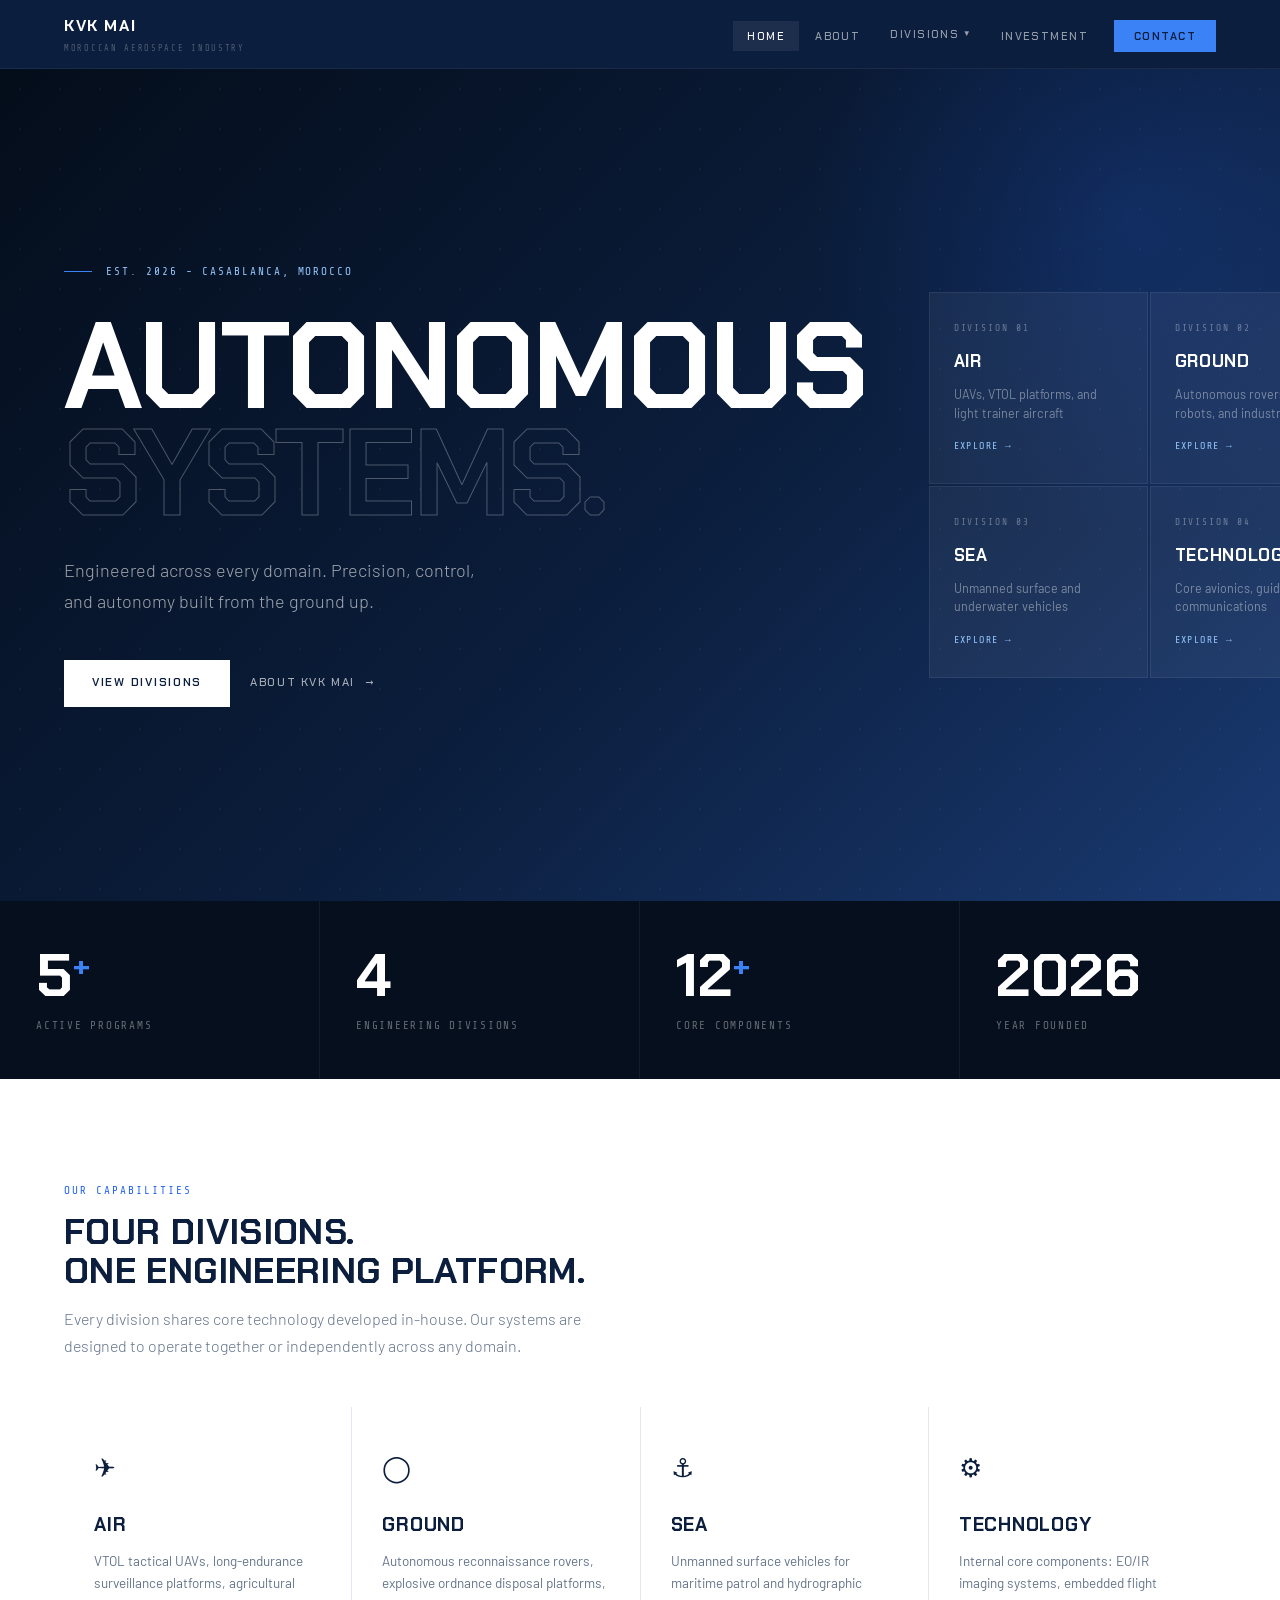
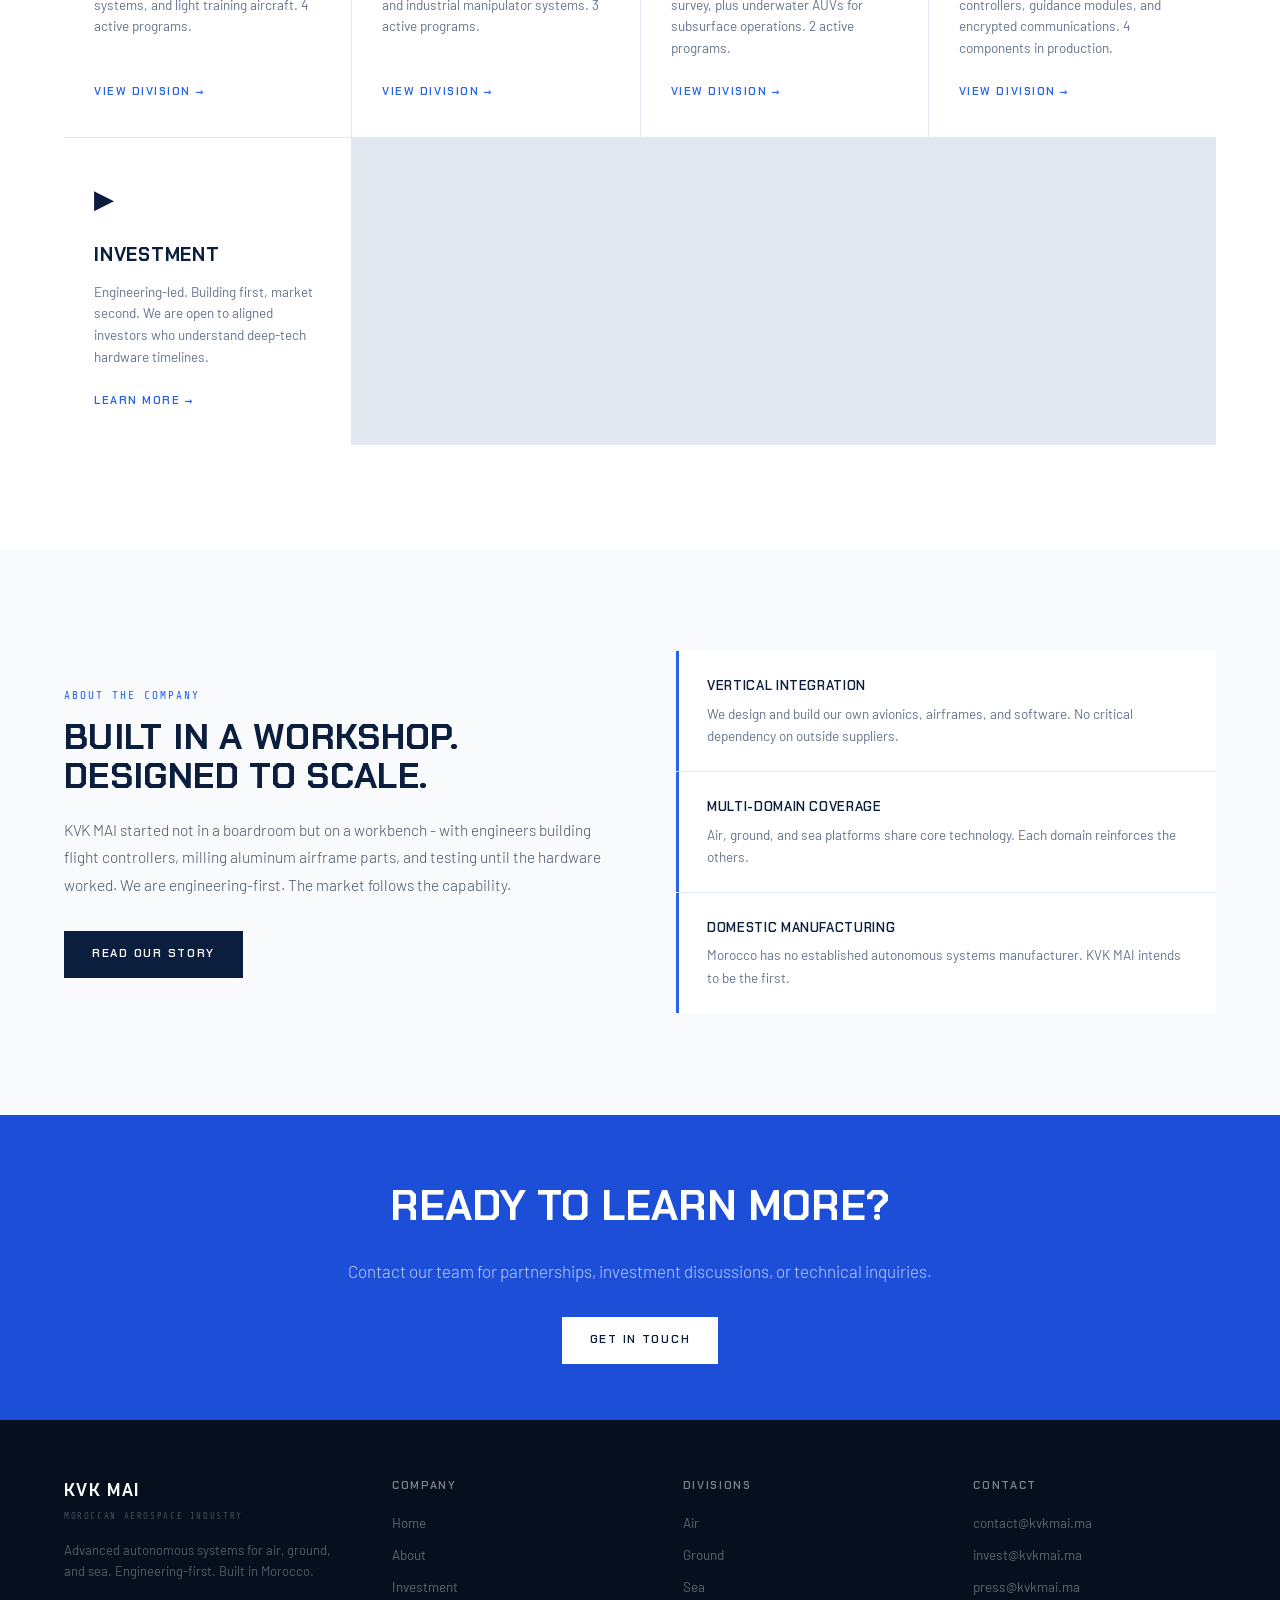
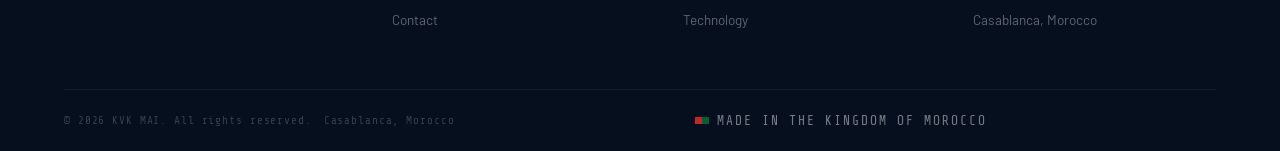
<file: index.html>
<!DOCTYPE html>
<html lang="en">
<head>
  <meta charset="UTF-8">
  <meta name="viewport" content="width=device-width, initial-scale=1.0">
  <meta name="description" content="KVK MAI - Moroccan Aerospace Industry. Advanced autonomous systems for air, ground, and sea.">
  <title>KVK MAI - Moroccan Aerospace Industry</title>
  <link rel="preconnect" href="https://fonts.googleapis.com">
  <link rel="preconnect" href="https://fonts.gstatic.com" crossorigin>
  <link href="https://fonts.googleapis.com/css2?family=Chakra+Petch:wght@300;400;500;600;700&family=Barlow:wght@300;400;500;600&family=Share+Tech+Mono&display=swap" rel="stylesheet">
  <link rel="stylesheet" href="kvk-style.css">
</head>
<body>

  <!-- NAV -->
  <nav class="nav">
    <div class="nav-inner">
      <a href="index.html" class="nav-brand">
        <span class="nav-brand-name">KVK MAI</span>
        <span class="nav-brand-sub">Moroccan Aerospace Industry</span>
      </a>
      <ul class="nav-menu" id="navMenu">
        <li><a href="index.html"      class="nav-link is-active">Home</a></li>
        <li><a href="about.html"      class="nav-link">About</a></li>
        <li class="nav-has-drop">
          <button class="nav-drop-toggle">Divisions <span class="chev">&#9660;</span></button>
          <ul class="nav-drop-menu">
            <li><a href="air.html"        class="nav-drop-item">Air</a></li>
            <li><a href="ground.html"     class="nav-drop-item">Ground</a></li>
            <li><a href="sea.html"        class="nav-drop-item">Sea</a></li>
            <li><a href="technology.html" class="nav-drop-item">Technology</a></li>
          </ul>
        </li>
        <li><a href="investment.html" class="nav-link">Investment</a></li>
        <li><a href="contact.html"    class="nav-cta">Contact</a></li>
      </ul>
      <button class="nav-burger" id="navBurger"><span></span><span></span><span></span></button>
    </div>
  </nav>

  <!-- HERO -->
  <section class="home-hero">
    <div class="container">
      <div class="hero-inner">
        <div class="hero-left">
          <div class="hero-kicker">
            <span>Est. 2026 - Casablanca, Morocco</span>
          </div>
          <h1 class="hero-title">
            Autonomous<br>
            <span class="outline">Systems.</span>
          </h1>
          <p class="hero-sub">Engineered across every domain. Precision, control, and autonomy built from the ground up.</p>
          <div class="hero-actions">
            <a href="air.html"    class="btn-white">View Divisions</a>
            <a href="about.html"  class="btn-ghost-white">About KVK MAI <span class="arr">&#8594;</span></a>
          </div>
        </div>

        <div class="hero-tiles">
          <a href="air.html" class="hero-tile air">
            <span class="tile-label">Division 01</span>
            <span class="tile-title">Air</span>
            <span class="tile-desc">UAVs, VTOL platforms, and light trainer aircraft</span>
            <span class="tile-link">Explore &#8594;</span>
          </a>
          <a href="ground.html" class="hero-tile ground">
            <span class="tile-label">Division 02</span>
            <span class="tile-title">Ground</span>
            <span class="tile-desc">Autonomous rovers, EOD robots, and industrial systems</span>
            <span class="tile-link">Explore &#8594;</span>
          </a>
          <a href="sea.html" class="hero-tile sea">
            <span class="tile-label">Division 03</span>
            <span class="tile-title">Sea</span>
            <span class="tile-desc">Unmanned surface and underwater vehicles</span>
            <span class="tile-link">Explore &#8594;</span>
          </a>
          <a href="technology.html" class="hero-tile tech">
            <span class="tile-label">Division 04</span>
            <span class="tile-title">Technology</span>
            <span class="tile-desc">Core avionics, guidance, and communications</span>
            <span class="tile-link">Explore &#8594;</span>
          </a>
        </div>
      </div>
    </div>
  </section>

  <!-- STATS -->
  <div class="stats-row reveal">
    <div class="stat-block">
      <div class="stat-val">5<sup>+</sup></div>
      <div class="stat-lbl">Active Programs</div>
    </div>
    <div class="stat-block">
      <div class="stat-val">4</div>
      <div class="stat-lbl">Engineering Divisions</div>
    </div>
    <div class="stat-block">
      <div class="stat-val">12<sup>+</sup></div>
      <div class="stat-lbl">Core Components</div>
    </div>
    <div class="stat-block">
      <div class="stat-val">2026</div>
      <div class="stat-lbl">Year Founded</div>
    </div>
  </div>

  <!-- DIVISIONS OVERVIEW -->
  <section class="section-pad">
    <div class="container">
      <div class="section-head reveal">
        <span class="tag">Our Capabilities</span>
        <h2 class="section-title">Four Divisions.<br>One Engineering Platform.</h2>
        <p class="section-subtitle">Every division shares core technology developed in-house. Our systems are designed to operate together or independently across any domain.</p>
      </div>

      <div class="domain-grid reveal">
        <a href="air.html" class="domain-card">
          <span class="domain-icon">&#9992;</span>
          <span class="domain-name">Air</span>
          <span class="domain-desc">VTOL tactical UAVs, long-endurance surveillance platforms, agricultural systems, and light training aircraft. 4 active programs.</span>
          <span class="domain-arrow">View Division &#8594;</span>
        </a>
        <a href="ground.html" class="domain-card">
          <span class="domain-icon">&#9711;</span>
          <span class="domain-name">Ground</span>
          <span class="domain-desc">Autonomous reconnaissance rovers, explosive ordnance disposal platforms, and industrial manipulator systems. 3 active programs.</span>
          <span class="domain-arrow">View Division &#8594;</span>
        </a>
        <a href="sea.html" class="domain-card">
          <span class="domain-icon">⚓︎</span>
          <span class="domain-name">Sea</span>
          <span class="domain-desc">Unmanned surface vehicles for maritime patrol and hydrographic survey, plus underwater AUVs for subsurface operations. 2 active programs.</span>
          <span class="domain-arrow">View Division &#8594;</span>
        </a>
        <a href="technology.html" class="domain-card">
          <span class="domain-icon">&#9881;</span>
          <span class="domain-name">Technology</span>
          <span class="domain-desc">Internal core components: EO/IR imaging systems, embedded flight controllers, guidance modules, and encrypted communications. 4 components in production.</span>
          <span class="domain-arrow">View Division &#8594;</span>
        </a>
        <a href="investment.html" class="domain-card">
          <span class="domain-icon">&#9654;</span>
          <span class="domain-name">Investment</span>
          <span class="domain-desc">Engineering-led. Building first, market second. We are open to aligned investors who understand deep-tech hardware timelines.</span>
          <span class="domain-arrow">Learn More &#8594;</span>
        </a>
      </div>
    </div>
  </section>

  <!-- ABOUT TEASER -->
  <section class="section-pad bg-light">
    <div class="container">
      <div style="display:grid;grid-template-columns:1fr 1fr;gap:72px;align-items:center">
        <div class="reveal">
          <span class="tag">About The Company</span>
          <h2 class="section-title">Built in a workshop. Designed to scale.</h2>
          <p style="font-size:15.5px;font-weight:300;line-height:1.78;color:var(--slate-600);margin-top:20px;margin-bottom:32px">KVK MAI started not in a boardroom but on a workbench - with engineers building flight controllers, milling aluminum airframe parts, and testing until the hardware worked. We are engineering-first. The market follows the capability.</p>
          <a href="about.html" class="btn-navy">Read Our Story</a>
        </div>
        <div class="reveal d2" style="display:flex;flex-direction:column;gap:1px;background:var(--slate-200)">
          <div style="background:white;padding:24px 28px;border-left:3px solid var(--blue-500)">
            <div style="font-family:var(--f-display);font-size:13px;font-weight:600;color:var(--navy-800);letter-spacing:.05em;margin-bottom:6px">VERTICAL INTEGRATION</div>
            <div style="font-size:13.5px;color:var(--slate-500)">We design and build our own avionics, airframes, and software. No critical dependency on outside suppliers.</div>
          </div>
          <div style="background:white;padding:24px 28px;border-left:3px solid var(--blue-500)">
            <div style="font-family:var(--f-display);font-size:13px;font-weight:600;color:var(--navy-800);letter-spacing:.05em;margin-bottom:6px">MULTI-DOMAIN COVERAGE</div>
            <div style="font-size:13.5px;color:var(--slate-500)">Air, ground, and sea platforms share core technology. Each domain reinforces the others.</div>
          </div>
          <div style="background:white;padding:24px 28px;border-left:3px solid var(--blue-500)">
            <div style="font-family:var(--f-display);font-size:13px;font-weight:600;color:var(--navy-800);letter-spacing:.05em;margin-bottom:6px">DOMESTIC MANUFACTURING</div>
            <div style="font-size:13.5px;color:var(--slate-500)">Morocco has no established autonomous systems manufacturer. KVK MAI intends to be the first.</div>
          </div>
        </div>
      </div>
    </div>
  </section>

  <!-- CTA STRIP -->
  <div style="background:var(--blue-600);padding:56px var(--pad-h);text-align:center">
    <div class="reveal" style="max-width:var(--max-w);margin:0 auto">
      <h2 style="font-family:var(--f-display);font-size:clamp(26px,3.5vw,42px);font-weight:700;color:white;text-transform:uppercase;margin-bottom:16px">Ready to Learn More?</h2>
      <p style="font-size:17px;font-weight:300;color:rgba(255,255,255,0.72);margin-bottom:32px">Contact our team for partnerships, investment discussions, or technical inquiries.</p>
      <a href="contact.html" class="btn-white">Get in Touch</a>
    </div>
  </div>

  <!-- FOOTER -->
  <footer>
    <div class="footer-inner">
      <div class="footer-main">
        <div>
          <div class="footer-brand-name">KVK MAI</div>
          <div class="footer-brand-sub">Moroccan Aerospace Industry</div>
          <p class="footer-brand-desc">Advanced autonomous systems for air, ground, and sea. Engineering-first. Built in Morocco.</p>
        </div>
        <div>
          <div class="footer-col-title">Company</div>
          <a href="index.html"      class="footer-link">Home</a>
          <a href="about.html"      class="footer-link">About</a>
          <a href="investment.html" class="footer-link">Investment</a>
          <a href="contact.html"    class="footer-link">Contact</a>
        </div>
        <div>
          <div class="footer-col-title">Divisions</div>
          <a href="air.html"        class="footer-link">Air</a>
          <a href="ground.html"     class="footer-link">Ground</a>
          <a href="sea.html"        class="footer-link">Sea</a>
          <a href="technology.html" class="footer-link">Technology</a>
        </div>
        <div>
          <div class="footer-col-title">Contact</div>
          <a href="mailto:contact@kvkmai.ma" class="footer-link">contact@kvkmai.ma</a>
          <a href="mailto:invest@kvkmai.ma"  class="footer-link">invest@kvkmai.ma</a>
          <a href="mailto:press@kvkmai.ma"   class="footer-link">press@kvkmai.ma</a>
          <span class="footer-link" style="cursor:default">Casablanca, Morocco</span>
        </div>
      </div>
      <div class="footer-bottom">
        <span class="footer-copy">&copy; 2026 KVK MAI. All rights reserved.</span>
        <span class="footer-copy">Casablanca, Morocco</span>
       <div class="m-text">
  <span class="cubes">
    <span class="cube red"></span><span class="cube green"></span>
  </span>
  Made in the Kingdom of Morocco
</div>
      </div>
  </footer>

  <script>
    // Mobile nav
    document.getElementById('navBurger').addEventListener('click', () => {
      document.getElementById('navMenu').classList.toggle('is-open');
    });

    // Scroll reveal
    const obs = new IntersectionObserver((entries) => {
      entries.forEach(e => { if (e.isIntersecting) { e.target.classList.add('is-vis'); obs.unobserve(e.target); } });
    }, { threshold: 0.1, rootMargin: '0px 0px -40px 0px' });
    document.querySelectorAll('.reveal').forEach(el => obs.observe(el));
  </script>
</body>
</html>
</file>
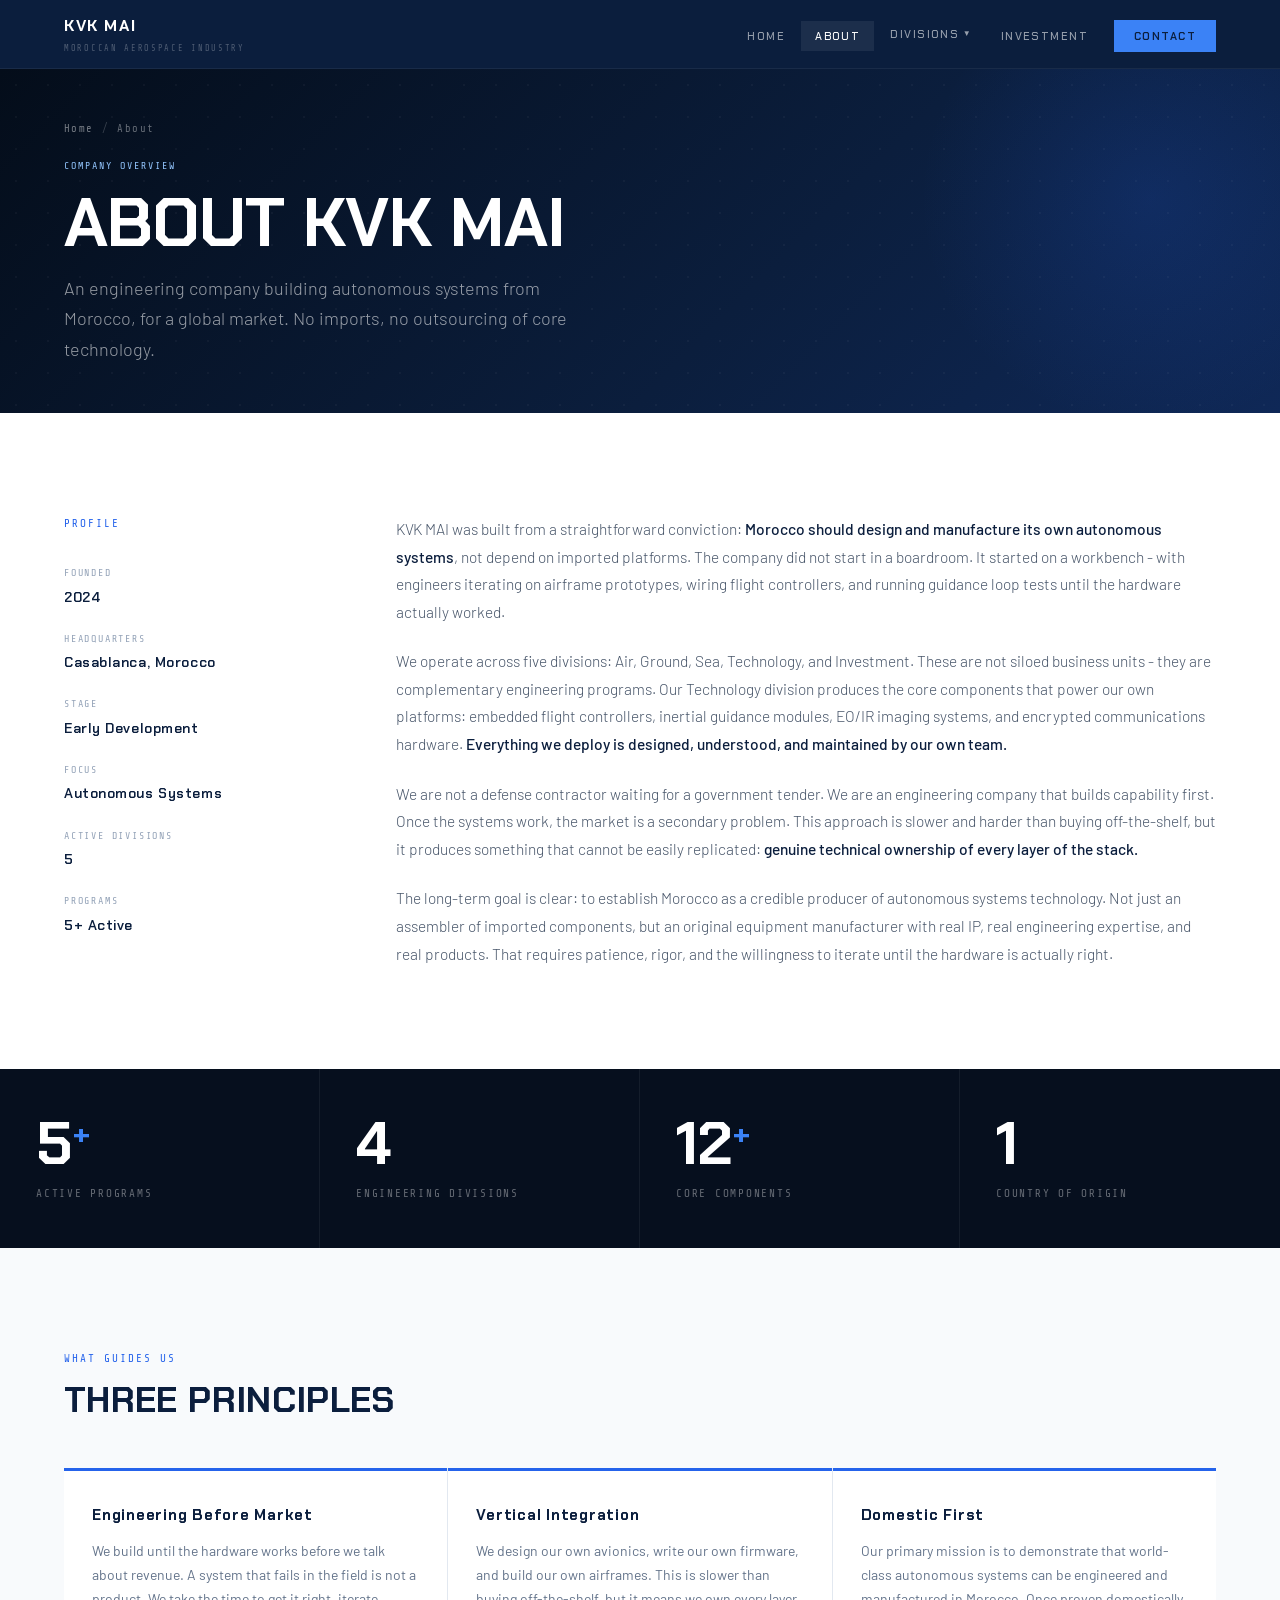
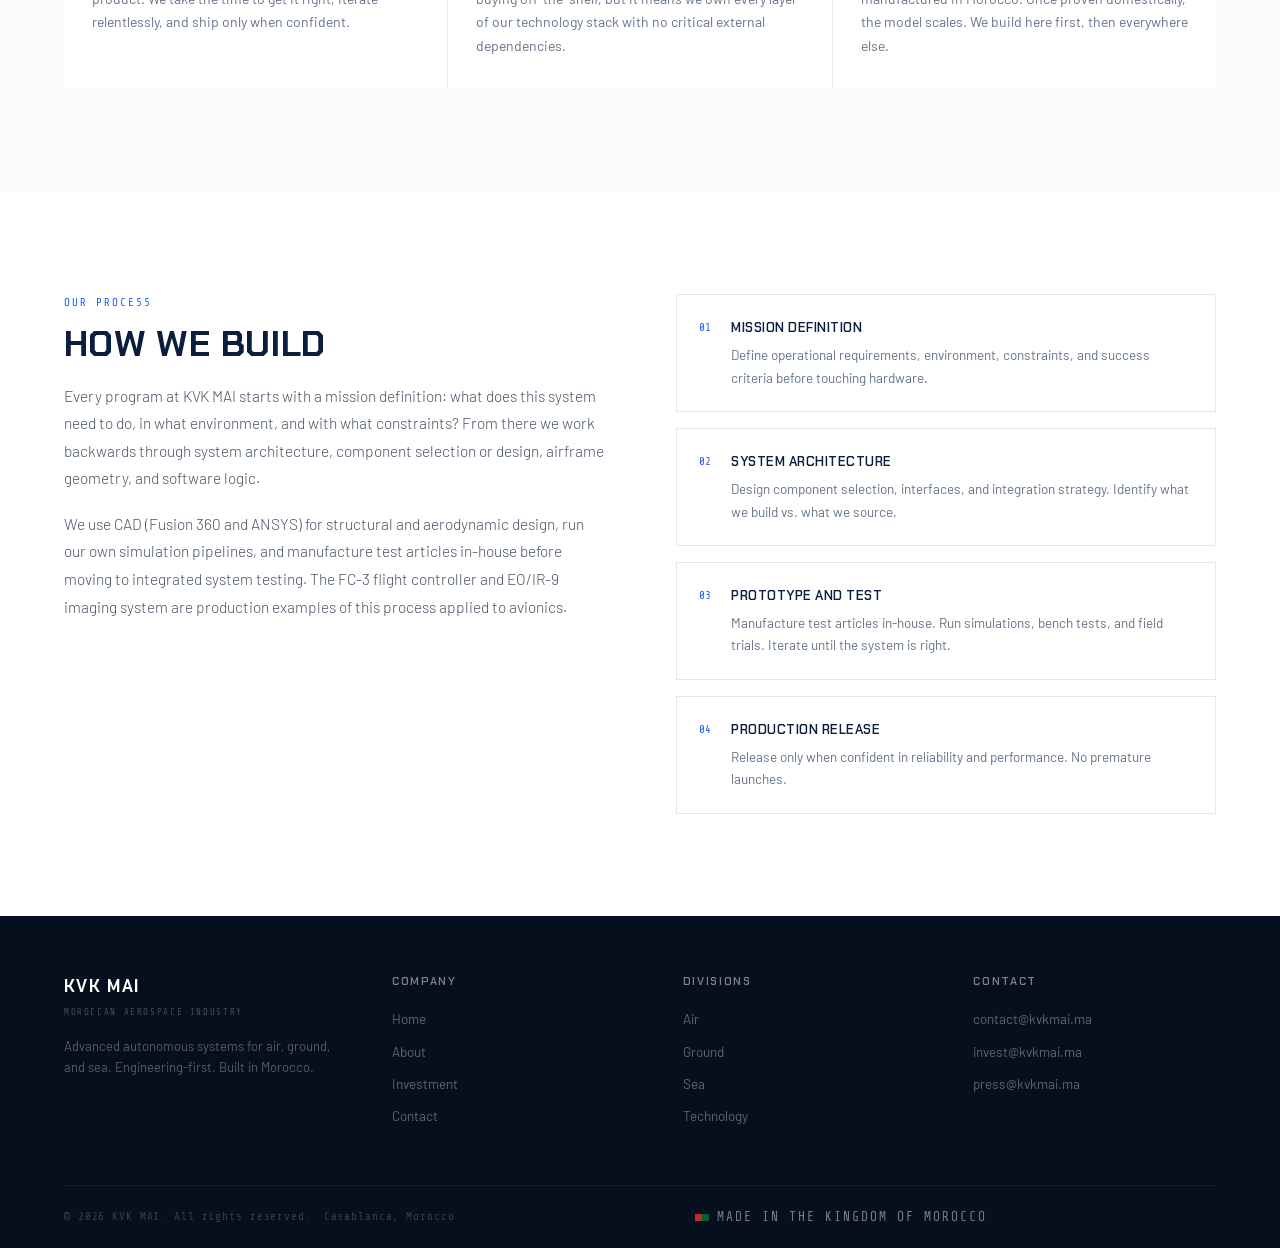
<file: about.html>
<!DOCTYPE html>
<html lang="en">
<head>
  <meta charset="UTF-8">
  <meta name="viewport" content="width=device-width, initial-scale=1.0">
  <title>About - KVK MAI</title>
  <link rel="preconnect" href="https://fonts.googleapis.com">
  <link rel="preconnect" href="https://fonts.gstatic.com" crossorigin>
  <link href="https://fonts.googleapis.com/css2?family=Chakra+Petch:wght@300;400;500;600;700&family=Barlow:wght@300;400;500;600&family=Share+Tech+Mono&display=swap" rel="stylesheet">
  <link rel="stylesheet" href="kvk-style.css">
</head>
<body>

  <nav class="nav">
    <div class="nav-inner">
      <a href="index.html" class="nav-brand">
        <span class="nav-brand-name">KVK MAI</span>
        <span class="nav-brand-sub">Moroccan Aerospace Industry</span>
      </a>
      <ul class="nav-menu" id="navMenu">
        <li><a href="index.html"      class="nav-link">Home</a></li>
        <li><a href="about.html"      class="nav-link is-active">About</a></li>
        <li class="nav-has-drop">
          <button class="nav-drop-toggle">Divisions <span class="chev">&#9660;</span></button>
          <ul class="nav-drop-menu">
            <li><a href="air.html"        class="nav-drop-item">Air</a></li>
            <li><a href="ground.html"     class="nav-drop-item">Ground</a></li>
            <li><a href="sea.html"        class="nav-drop-item">Sea</a></li>
            <li><a href="technology.html" class="nav-drop-item">Technology</a></li>
          </ul>
        </li>
        <li><a href="investment.html" class="nav-link">Investment</a></li>
        <li><a href="contact.html"    class="nav-cta">Contact</a></li>
      </ul>
      <button class="nav-burger" id="navBurger"><span></span><span></span><span></span></button>
    </div>
  </nav>

  <div class="page-hero">
    <div class="container">
      <div class="breadcrumb">
        <a href="index.html">Home</a><span class="sep">/</span><span>About</span>
      </div>
      <div class="page-hero-tag">Company Overview</div>
      <h1 class="page-title">About KVK MAI</h1>
      <p class="page-lead">An engineering company building autonomous systems from Morocco, for a global market. No imports, no outsourcing of core technology.</p>
    </div>
  </div>

  <!-- MAIN STORY -->
  <section class="section-pad">
    <div class="container">
      <div class="about-grid reveal">
        <div class="about-sidebar">
          <span class="tag">Profile</span>
          <div class="about-meta">
            <div>
              <div class="meta-label">Founded</div>
              <div class="meta-val">2024</div>
            </div>
            <div>
              <div class="meta-label">Headquarters</div>
              <div class="meta-val">Casablanca, Morocco</div>
            </div>
            <div>
              <div class="meta-label">Stage</div>
              <div class="meta-val">Early Development</div>
            </div>
            <div>
              <div class="meta-label">Focus</div>
              <div class="meta-val">Autonomous Systems</div>
            </div>
            <div>
              <div class="meta-label">Active Divisions</div>
              <div class="meta-val">5</div>
            </div>
            <div>
              <div class="meta-label">Programs</div>
              <div class="meta-val">5+ Active</div>
            </div>
          </div>
        </div>

        <div class="about-body-text reveal d2">
          <p>KVK MAI was built from a straightforward conviction: <strong>Morocco should design and manufacture its own autonomous systems</strong>, not depend on imported platforms. The company did not start in a boardroom. It started on a workbench - with engineers iterating on airframe prototypes, wiring flight controllers, and running guidance loop tests until the hardware actually worked.</p>
          <p>We operate across five divisions: Air, Ground, Sea, Technology, and Investment. These are not siloed business units - they are complementary engineering programs. Our Technology division produces the core components that power our own platforms: embedded flight controllers, inertial guidance modules, EO/IR imaging systems, and encrypted communications hardware. <strong>Everything we deploy is designed, understood, and maintained by our own team.</strong></p>
          <p>We are not a defense contractor waiting for a government tender. We are an engineering company that builds capability first. Once the systems work, the market is a secondary problem. This approach is slower and harder than buying off-the-shelf, but it produces something that cannot be easily replicated: <strong>genuine technical ownership of every layer of the stack.</strong></p>
          <p>The long-term goal is clear: to establish Morocco as a credible producer of autonomous systems technology. Not just an assembler of imported components, but an original equipment manufacturer with real IP, real engineering expertise, and real products. That requires patience, rigor, and the willingness to iterate until the hardware is actually right.</p>
        </div>
      </div>
    </div>
  </section>

  <!-- STATS -->
  <div class="stats-row reveal">
    <div class="stat-block">
      <div class="stat-val">5<sup>+</sup></div>
      <div class="stat-lbl">Active Programs</div>
    </div>
    <div class="stat-block">
      <div class="stat-val">4</div>
      <div class="stat-lbl">Engineering Divisions</div>
    </div>
    <div class="stat-block">
      <div class="stat-val">12<sup>+</sup></div>
      <div class="stat-lbl">Core Components</div>
    </div>
    <div class="stat-block">
      <div class="stat-val">1</div>
      <div class="stat-lbl">Country of Origin</div>
    </div>
  </div>

  <!-- PILLARS -->
  <section class="section-pad bg-light">
    <div class="container">
      <div class="section-head reveal">
        <span class="tag">What Guides Us</span>
        <h2 class="section-title">Three Principles</h2>
      </div>
      <div class="pillars reveal d1">
        <div class="pillar">
          <div class="pillar-title">Engineering Before Market</div>
          <p class="pillar-body">We build until the hardware works before we talk about revenue. A system that fails in the field is not a product. We take the time to get it right, iterate relentlessly, and ship only when confident.</p>
        </div>
        <div class="pillar">
          <div class="pillar-title">Vertical Integration</div>
          <p class="pillar-body">We design our own avionics, write our own firmware, and build our own airframes. This is slower than buying off-the-shelf, but it means we own every layer of our technology stack with no critical external dependencies.</p>
        </div>
        <div class="pillar">
          <div class="pillar-title">Domestic First</div>
          <p class="pillar-body">Our primary mission is to demonstrate that world-class autonomous systems can be engineered and manufactured in Morocco. Once proven domestically, the model scales. We build here first, then everywhere else.</p>
        </div>
      </div>
    </div>
  </section>

  <!-- HOW WE BUILD -->
  <section class="section-pad">
    <div class="container">
      <div style="display:grid;grid-template-columns:1fr 1fr;gap:72px;align-items:start">
        <div class="reveal">
          <span class="tag">Our Process</span>
          <h2 class="section-title">How We Build</h2>
          <p style="font-size:15.5px;font-weight:300;line-height:1.78;color:var(--slate-600);margin-top:18px">Every program at KVK MAI starts with a mission definition: what does this system need to do, in what environment, and with what constraints? From there we work backwards through system architecture, component selection or design, airframe geometry, and software logic.</p>
          <p style="font-size:15.5px;font-weight:300;line-height:1.78;color:var(--slate-600);margin-top:18px">We use CAD (Fusion 360 and ANSYS) for structural and aerodynamic design, run our own simulation pipelines, and manufacture test articles in-house before moving to integrated system testing. The FC-3 flight controller and EO/IR-9 imaging system are production examples of this process applied to avionics.</p>
        </div>
        <div class="reveal d2" style="display:flex;flex-direction:column;gap:16px">
          <div style="display:flex;align-items:flex-start;gap:20px;padding:22px;border:1px solid var(--slate-200);background:white">
            <span style="font-family:var(--f-mono);font-size:11px;color:var(--blue-500);flex-shrink:0;padding-top:2px">01</span>
            <div>
              <div style="font-family:var(--f-display);font-size:13px;font-weight:600;color:var(--navy-800);letter-spacing:.04em;margin-bottom:6px">MISSION DEFINITION</div>
              <div style="font-size:13.5px;color:var(--slate-500)">Define operational requirements, environment, constraints, and success criteria before touching hardware.</div>
            </div>
          </div>
          <div style="display:flex;align-items:flex-start;gap:20px;padding:22px;border:1px solid var(--slate-200);background:white">
            <span style="font-family:var(--f-mono);font-size:11px;color:var(--blue-500);flex-shrink:0;padding-top:2px">02</span>
            <div>
              <div style="font-family:var(--f-display);font-size:13px;font-weight:600;color:var(--navy-800);letter-spacing:.04em;margin-bottom:6px">SYSTEM ARCHITECTURE</div>
              <div style="font-size:13.5px;color:var(--slate-500)">Design component selection, interfaces, and integration strategy. Identify what we build vs. what we source.</div>
            </div>
          </div>
          <div style="display:flex;align-items:flex-start;gap:20px;padding:22px;border:1px solid var(--slate-200);background:white">
            <span style="font-family:var(--f-mono);font-size:11px;color:var(--blue-500);flex-shrink:0;padding-top:2px">03</span>
            <div>
              <div style="font-family:var(--f-display);font-size:13px;font-weight:600;color:var(--navy-800);letter-spacing:.04em;margin-bottom:6px">PROTOTYPE AND TEST</div>
              <div style="font-size:13.5px;color:var(--slate-500)">Manufacture test articles in-house. Run simulations, bench tests, and field trials. Iterate until the system is right.</div>
            </div>
          </div>
          <div style="display:flex;align-items:flex-start;gap:20px;padding:22px;border:1px solid var(--slate-200);background:white">
            <span style="font-family:var(--f-mono);font-size:11px;color:var(--blue-500);flex-shrink:0;padding-top:2px">04</span>
            <div>
              <div style="font-family:var(--f-display);font-size:13px;font-weight:600;color:var(--navy-800);letter-spacing:.04em;margin-bottom:6px">PRODUCTION RELEASE</div>
              <div style="font-size:13.5px;color:var(--slate-500)">Release only when confident in reliability and performance. No premature launches.</div>
            </div>
          </div>
        </div>
      </div>
    </div>
  </section>

  <!-- FOOTER -->
  <footer>
    <div class="footer-inner">
      <div class="footer-main">
        <div>
          <div class="footer-brand-name">KVK MAI</div>
          <div class="footer-brand-sub">Moroccan Aerospace Industry</div>
          <p class="footer-brand-desc">Advanced autonomous systems for air, ground, and sea. Engineering-first. Built in Morocco.</p>
        </div>
        <div>
          <div class="footer-col-title">Company</div>
          <a href="index.html"      class="footer-link">Home</a>
          <a href="about.html"      class="footer-link">About</a>
          <a href="investment.html" class="footer-link">Investment</a>
          <a href="contact.html"    class="footer-link">Contact</a>
        </div>
        <div>
          <div class="footer-col-title">Divisions</div>
          <a href="air.html"        class="footer-link">Air</a>
          <a href="ground.html"     class="footer-link">Ground</a>
          <a href="sea.html"        class="footer-link">Sea</a>
          <a href="technology.html" class="footer-link">Technology</a>
        </div>
        <div>
          <div class="footer-col-title">Contact</div>
          <a href="mailto:contact@kvkmai.ma" class="footer-link">contact@kvkmai.ma</a>
          <a href="mailto:invest@kvkmai.ma"  class="footer-link">invest@kvkmai.ma</a>
          <a href="mailto:press@kvkmai.ma"   class="footer-link">press@kvkmai.ma</a>
        </div>
      </div>
      <div class="footer-bottom">
        <span class="footer-copy">&copy; 2026 KVK MAI. All rights reserved.</span>
        <span class="footer-copy">Casablanca, Morocco</span>
        <div class="m-text">
  <span class="cubes">
    <span class="cube red"></span><span class="cube green"></span>
  </span>
  Made in the Kingdom of Morocco
</div>
      </div>
  
  </footer>

  <script>
    document.getElementById('navBurger').addEventListener('click', () => {
      document.getElementById('navMenu').classList.toggle('is-open');
    });
    const obs = new IntersectionObserver((e) => {
      e.forEach(en => { if (en.isIntersecting) { en.target.classList.add('is-vis'); obs.unobserve(en.target); } });
    }, { threshold: 0.1, rootMargin: '0px 0px -40px 0px' });
    document.querySelectorAll('.reveal').forEach(el => obs.observe(el));
  </script>
</body>
</html>
</file>
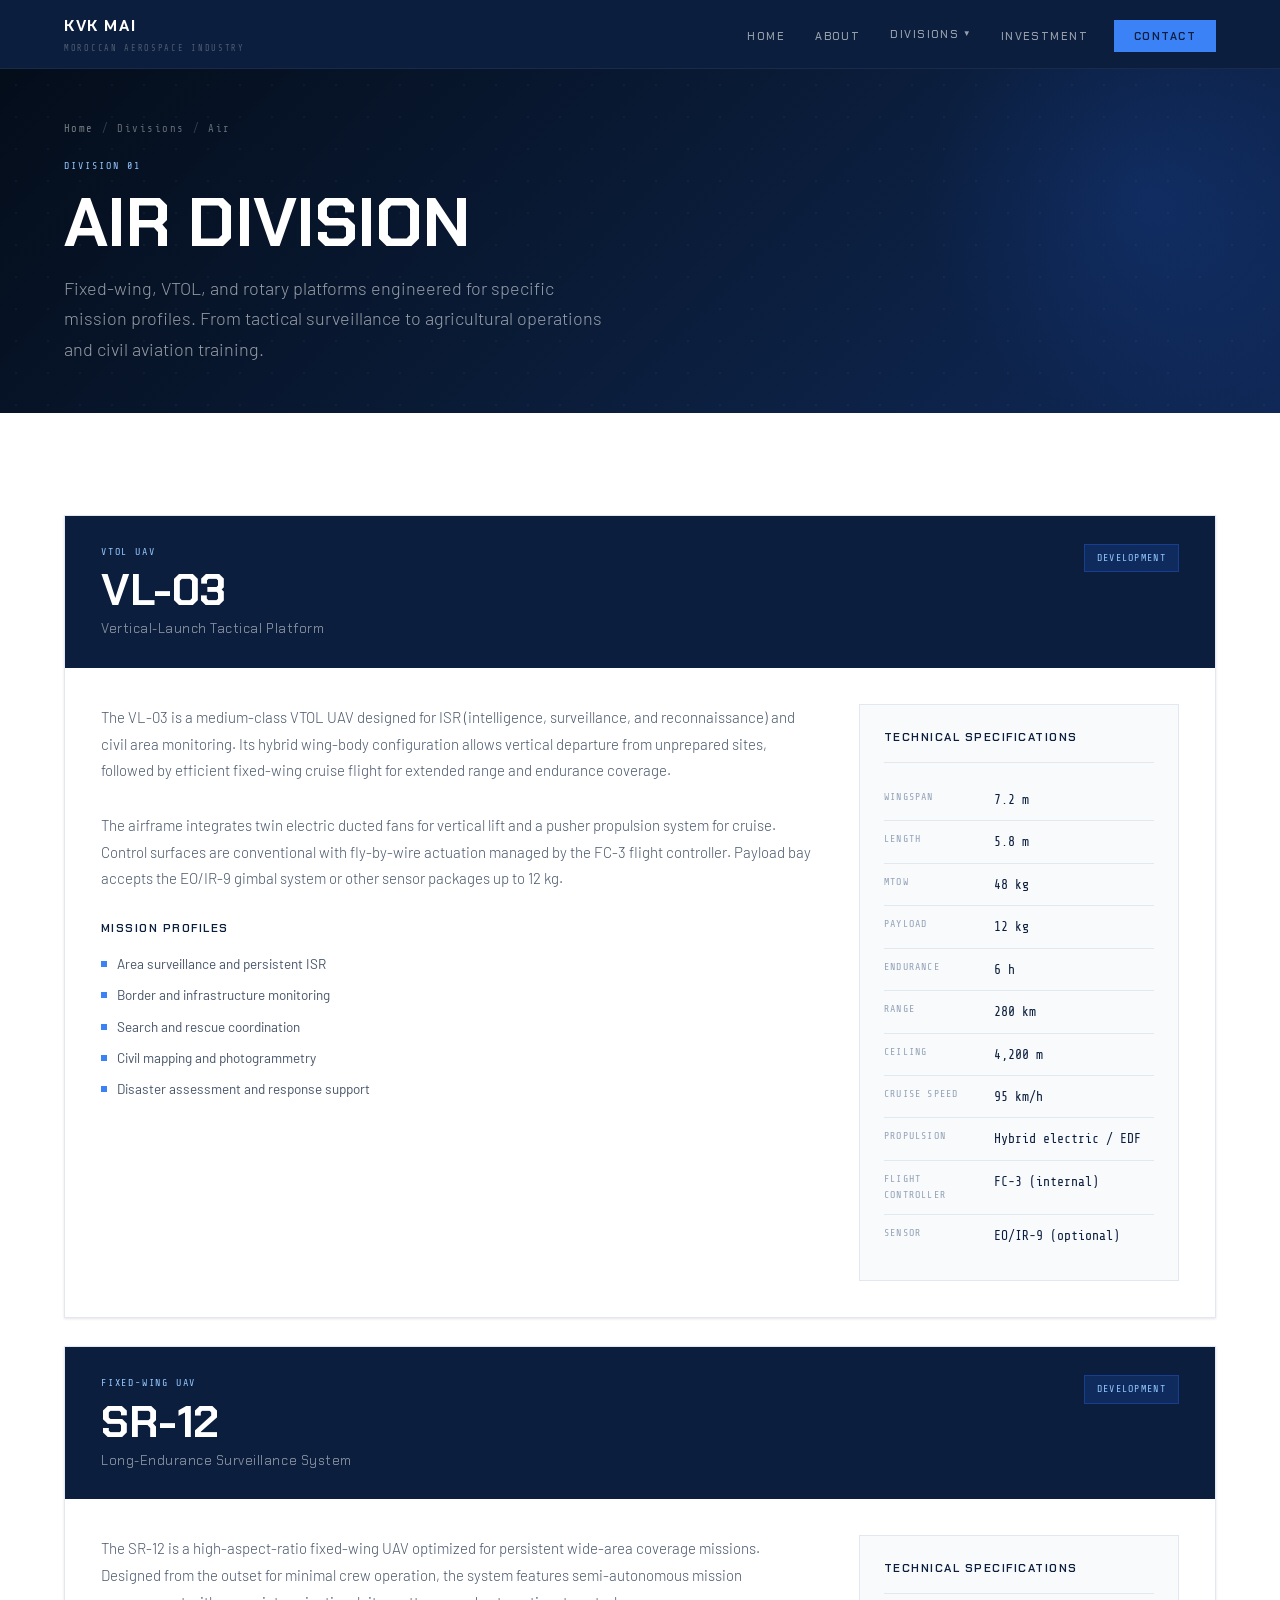
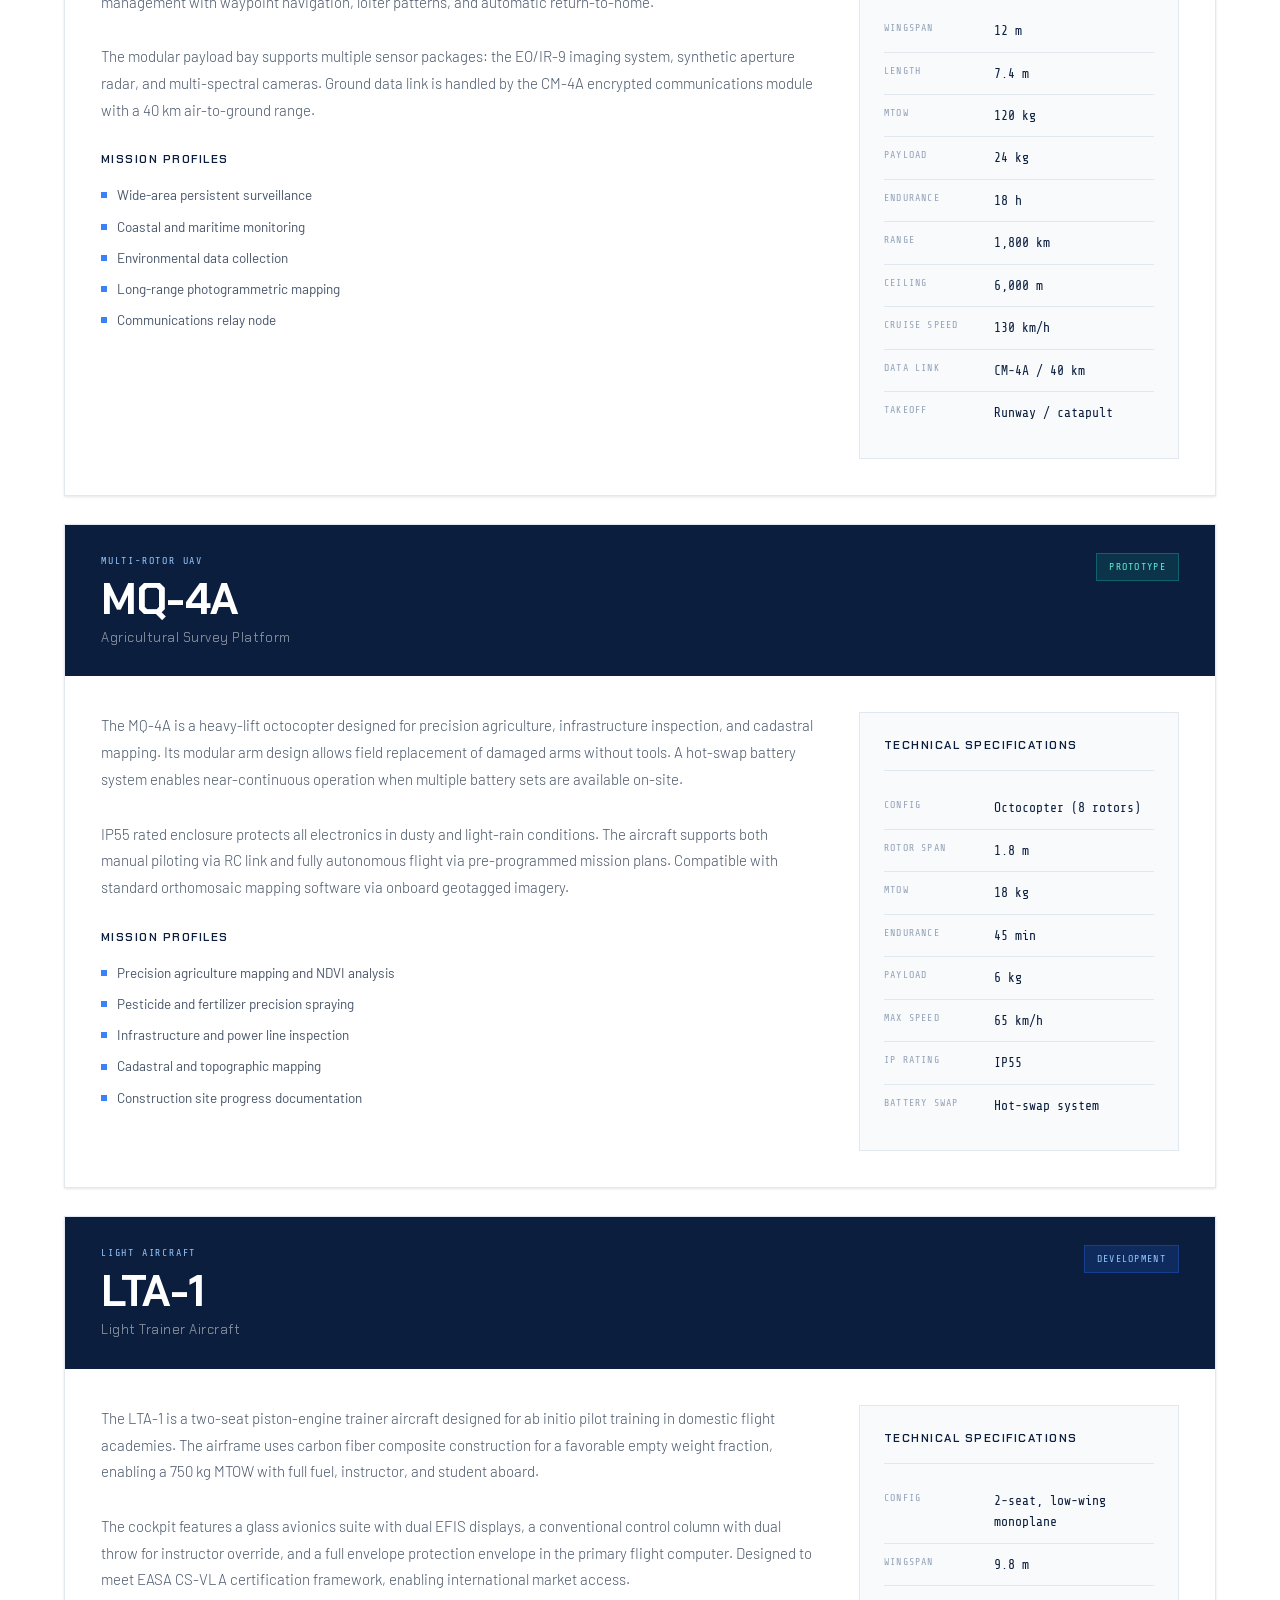
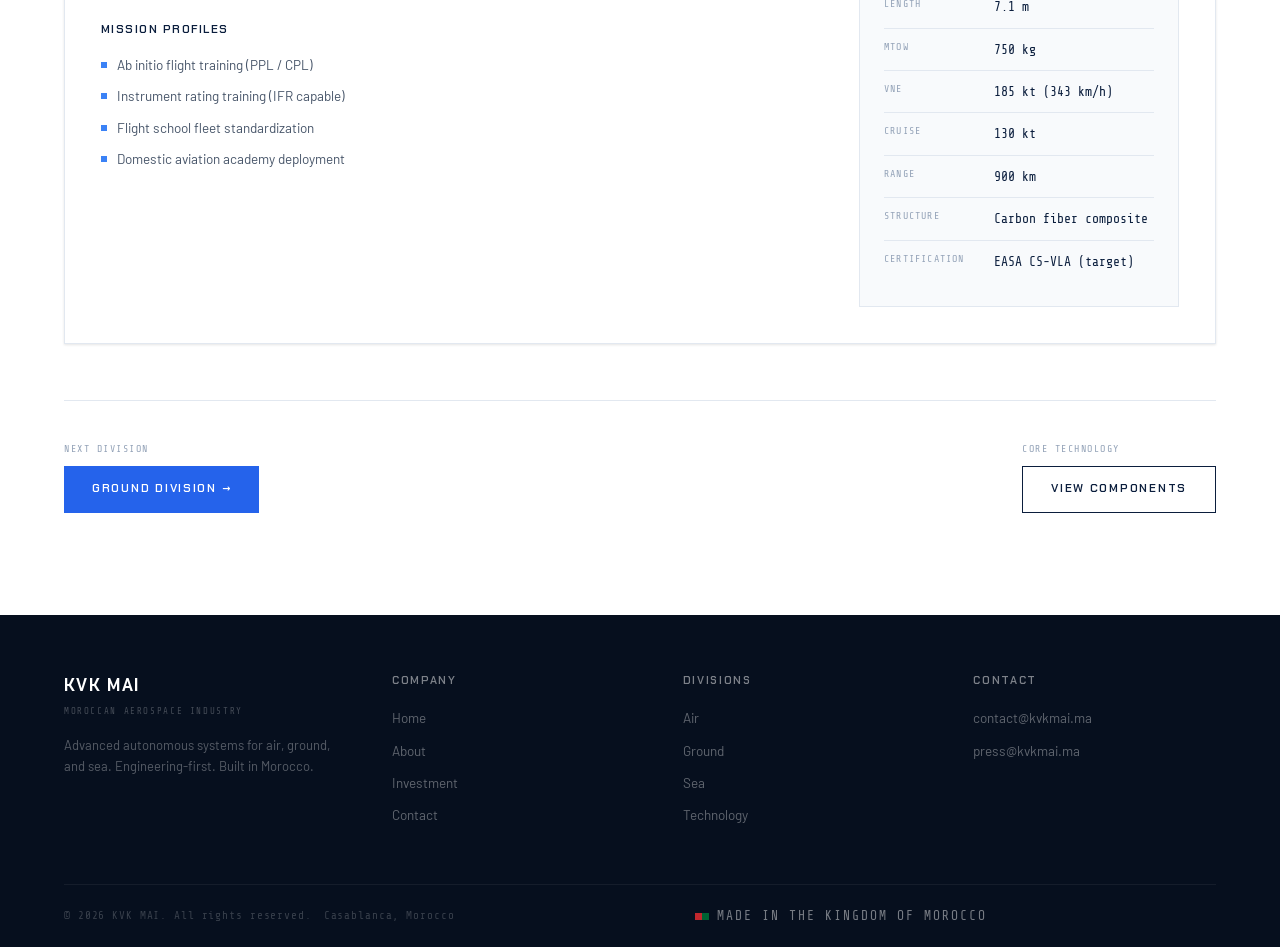
<file: air.html>
<!DOCTYPE html>
<html lang="en">
<head>
  <meta charset="UTF-8">
  <meta name="viewport" content="width=device-width, initial-scale=1.0">
  <title>Air Division - KVK MAI</title>
  <link rel="preconnect" href="https://fonts.googleapis.com">
  <link rel="preconnect" href="https://fonts.gstatic.com" crossorigin>
  <link href="https://fonts.googleapis.com/css2?family=Chakra+Petch:wght@300;400;500;600;700&family=Barlow:wght@300;400;500;600&family=Share+Tech+Mono&display=swap" rel="stylesheet">
  <link rel="stylesheet" href="kvk-style.css">
</head>
<body>

  <nav class="nav">
    <div class="nav-inner">
      <a href="index.html" class="nav-brand">
        <span class="nav-brand-name">KVK MAI</span>
        <span class="nav-brand-sub">Moroccan Aerospace Industry</span>
      </a>
      <ul class="nav-menu" id="navMenu">
        <li><a href="index.html"      class="nav-link">Home</a></li>
        <li><a href="about.html"      class="nav-link">About</a></li>
        <li class="nav-has-drop">
          <button class="nav-drop-toggle">Divisions <span class="chev">&#9660;</span></button>
          <ul class="nav-drop-menu">
            <li><a href="air.html"        class="nav-drop-item">Air</a></li>
            <li><a href="ground.html"     class="nav-drop-item">Ground</a></li>
            <li><a href="sea.html"        class="nav-drop-item">Sea</a></li>
            <li><a href="technology.html" class="nav-drop-item">Technology</a></li>
          </ul>
        </li>
        <li><a href="investment.html" class="nav-link">Investment</a></li>
        <li><a href="contact.html"    class="nav-cta">Contact</a></li>
      </ul>
      <button class="nav-burger" id="navBurger"><span></span><span></span><span></span></button>
    </div>
  </nav>

  <div class="page-hero">
    <div class="container">
      <div class="breadcrumb">
        <a href="index.html">Home</a><span class="sep">/</span>
        <span>Divisions</span><span class="sep">/</span>
        <span>Air</span>
      </div>
      <div class="page-hero-tag">Division 01</div>
      <h1 class="page-title">Air Division</h1>
      <p class="page-lead">Fixed-wing, VTOL, and rotary platforms engineered for specific mission profiles. From tactical surveillance to agricultural operations and civil aviation training.</p>
    </div>
  </div>

  <section class="section-pad">
    <div class="container">

      <!-- VL-03 -->
      <div class="product-card reveal">
        <div class="product-card-head">
          <div class="prod-meta">
            <span class="prod-type-badge">VTOL UAV</span>
            <div class="prod-desig">VL-03</div>
            <div class="prod-fullname">Vertical-Launch Tactical Platform</div>
          </div>
          <span class="status-badge s-dev">Development</span>
        </div>
        <div class="product-card-body">
          <div>
            <p class="product-desc">The VL-03 is a medium-class VTOL UAV designed for ISR (intelligence, surveillance, and reconnaissance) and civil area monitoring. Its hybrid wing-body configuration allows vertical departure from unprepared sites, followed by efficient fixed-wing cruise flight for extended range and endurance coverage.</p>
            <p class="product-desc">The airframe integrates twin electric ducted fans for vertical lift and a pusher propulsion system for cruise. Control surfaces are conventional with fly-by-wire actuation managed by the FC-3 flight controller. Payload bay accepts the EO/IR-9 gimbal system or other sensor packages up to 12 kg.</p>
            <div class="missions-head">Mission Profiles</div>
            <ul class="missions-list">
              <li class="mission-item">Area surveillance and persistent ISR</li>
              <li class="mission-item">Border and infrastructure monitoring</li>
              <li class="mission-item">Search and rescue coordination</li>
              <li class="mission-item">Civil mapping and photogrammetry</li>
              <li class="mission-item">Disaster assessment and response support</li>
            </ul>
          </div>
          <div class="specs-panel">
            <div class="specs-panel-title">Technical Specifications</div>
            <table class="specs-table">
              <tr><td class="s-label">Wingspan</td><td class="s-value">7.2 m</td></tr>
              <tr><td class="s-label">Length</td><td class="s-value">5.8 m</td></tr>
              <tr><td class="s-label">MTOW</td><td class="s-value">48 kg</td></tr>
              <tr><td class="s-label">Payload</td><td class="s-value">12 kg</td></tr>
              <tr><td class="s-label">Endurance</td><td class="s-value">6 h</td></tr>
              <tr><td class="s-label">Range</td><td class="s-value">280 km</td></tr>
              <tr><td class="s-label">Ceiling</td><td class="s-value">4,200 m</td></tr>
              <tr><td class="s-label">Cruise Speed</td><td class="s-value">95 km/h</td></tr>
              <tr><td class="s-label">Propulsion</td><td class="s-value">Hybrid electric / EDF</td></tr>
              <tr><td class="s-label">Flight Controller</td><td class="s-value">FC-3 (internal)</td></tr>
              <tr><td class="s-label">Sensor</td><td class="s-value">EO/IR-9 (optional)</td></tr>
            </table>
          </div>
        </div>
      </div>

      <!-- SR-12 -->
      <div class="product-card reveal">
        <div class="product-card-head">
          <div class="prod-meta">
            <span class="prod-type-badge">Fixed-Wing UAV</span>
            <div class="prod-desig">SR-12</div>
            <div class="prod-fullname">Long-Endurance Surveillance System</div>
          </div>
          <span class="status-badge s-dev">Development</span>
        </div>
        <div class="product-card-body">
          <div>
            <p class="product-desc">The SR-12 is a high-aspect-ratio fixed-wing UAV optimized for persistent wide-area coverage missions. Designed from the outset for minimal crew operation, the system features semi-autonomous mission management with waypoint navigation, loiter patterns, and automatic return-to-home.</p>
            <p class="product-desc">The modular payload bay supports multiple sensor packages: the EO/IR-9 imaging system, synthetic aperture radar, and multi-spectral cameras. Ground data link is handled by the CM-4A encrypted communications module with a 40 km air-to-ground range.</p>
            <div class="missions-head">Mission Profiles</div>
            <ul class="missions-list">
              <li class="mission-item">Wide-area persistent surveillance</li>
              <li class="mission-item">Coastal and maritime monitoring</li>
              <li class="mission-item">Environmental data collection</li>
              <li class="mission-item">Long-range photogrammetric mapping</li>
              <li class="mission-item">Communications relay node</li>
            </ul>
          </div>
          <div class="specs-panel">
            <div class="specs-panel-title">Technical Specifications</div>
            <table class="specs-table">
              <tr><td class="s-label">Wingspan</td><td class="s-value">12 m</td></tr>
              <tr><td class="s-label">Length</td><td class="s-value">7.4 m</td></tr>
              <tr><td class="s-label">MTOW</td><td class="s-value">120 kg</td></tr>
              <tr><td class="s-label">Payload</td><td class="s-value">24 kg</td></tr>
              <tr><td class="s-label">Endurance</td><td class="s-value">18 h</td></tr>
              <tr><td class="s-label">Range</td><td class="s-value">1,800 km</td></tr>
              <tr><td class="s-label">Ceiling</td><td class="s-value">6,000 m</td></tr>
              <tr><td class="s-label">Cruise Speed</td><td class="s-value">130 km/h</td></tr>
              <tr><td class="s-label">Data Link</td><td class="s-value">CM-4A / 40 km</td></tr>
              <tr><td class="s-label">Takeoff</td><td class="s-value">Runway / catapult</td></tr>
            </table>
          </div>
        </div>
      </div>

      <!-- MQ-4A -->
      <div class="product-card reveal">
        <div class="product-card-head">
          <div class="prod-meta">
            <span class="prod-type-badge">Multi-Rotor UAV</span>
            <div class="prod-desig">MQ-4A</div>
            <div class="prod-fullname">Agricultural Survey Platform</div>
          </div>
          <span class="status-badge s-proto">Prototype</span>
        </div>
        <div class="product-card-body">
          <div>
            <p class="product-desc">The MQ-4A is a heavy-lift octocopter designed for precision agriculture, infrastructure inspection, and cadastral mapping. Its modular arm design allows field replacement of damaged arms without tools. A hot-swap battery system enables near-continuous operation when multiple battery sets are available on-site.</p>
            <p class="product-desc">IP55 rated enclosure protects all electronics in dusty and light-rain conditions. The aircraft supports both manual piloting via RC link and fully autonomous flight via pre-programmed mission plans. Compatible with standard orthomosaic mapping software via onboard geotagged imagery.</p>
            <div class="missions-head">Mission Profiles</div>
            <ul class="missions-list">
              <li class="mission-item">Precision agriculture mapping and NDVI analysis</li>
              <li class="mission-item">Pesticide and fertilizer precision spraying</li>
              <li class="mission-item">Infrastructure and power line inspection</li>
              <li class="mission-item">Cadastral and topographic mapping</li>
              <li class="mission-item">Construction site progress documentation</li>
            </ul>
          </div>
          <div class="specs-panel">
            <div class="specs-panel-title">Technical Specifications</div>
            <table class="specs-table">
              <tr><td class="s-label">Config</td><td class="s-value">Octocopter (8 rotors)</td></tr>
              <tr><td class="s-label">Rotor Span</td><td class="s-value">1.8 m</td></tr>
              <tr><td class="s-label">MTOW</td><td class="s-value">18 kg</td></tr>
              <tr><td class="s-label">Endurance</td><td class="s-value">45 min</td></tr>
              <tr><td class="s-label">Payload</td><td class="s-value">6 kg</td></tr>
              <tr><td class="s-label">Max Speed</td><td class="s-value">65 km/h</td></tr>
              <tr><td class="s-label">IP Rating</td><td class="s-value">IP55</td></tr>
              <tr><td class="s-label">Battery Swap</td><td class="s-value">Hot-swap system</td></tr>
            </table>
          </div>
        </div>
      </div>

      <!-- LTA-1 -->
      <div class="product-card reveal">
        <div class="product-card-head">
          <div class="prod-meta">
            <span class="prod-type-badge">Light Aircraft</span>
            <div class="prod-desig">LTA-1</div>
            <div class="prod-fullname">Light Trainer Aircraft</div>
          </div>
          <span class="status-badge s-dev">Development</span>
        </div>
        <div class="product-card-body">
          <div>
            <p class="product-desc">The LTA-1 is a two-seat piston-engine trainer aircraft designed for ab initio pilot training in domestic flight academies. The airframe uses carbon fiber composite construction for a favorable empty weight fraction, enabling a 750 kg MTOW with full fuel, instructor, and student aboard.</p>
            <p class="product-desc">The cockpit features a glass avionics suite with dual EFIS displays, a conventional control column with dual throw for instructor override, and a full envelope protection envelope in the primary flight computer. Designed to meet EASA CS-VLA certification framework, enabling international market access.</p>
            <div class="missions-head">Mission Profiles</div>
            <ul class="missions-list">
              <li class="mission-item">Ab initio flight training (PPL / CPL)</li>
              <li class="mission-item">Instrument rating training (IFR capable)</li>
              <li class="mission-item">Flight school fleet standardization</li>
              <li class="mission-item">Domestic aviation academy deployment</li>
            </ul>
          </div>
          <div class="specs-panel">
            <div class="specs-panel-title">Technical Specifications</div>
            <table class="specs-table">
              <tr><td class="s-label">Config</td><td class="s-value">2-seat, low-wing monoplane</td></tr>
              <tr><td class="s-label">Wingspan</td><td class="s-value">9.8 m</td></tr>
              <tr><td class="s-label">Length</td><td class="s-value">7.1 m</td></tr>
              <tr><td class="s-label">MTOW</td><td class="s-value">750 kg</td></tr>
              <tr><td class="s-label">Vne</td><td class="s-value">185 kt (343 km/h)</td></tr>
              <tr><td class="s-label">Cruise</td><td class="s-value">130 kt</td></tr>
              <tr><td class="s-label">Range</td><td class="s-value">900 km</td></tr>
              <tr><td class="s-label">Structure</td><td class="s-value">Carbon fiber composite</td></tr>
              <tr><td class="s-label">Certification</td><td class="s-value">EASA CS-VLA (target)</td></tr>
            </table>
          </div>
        </div>
      </div>

      <!-- Navigation between divisions -->
      <div class="reveal" style="margin-top:56px;padding-top:40px;border-top:1px solid var(--slate-200);display:flex;justify-content:space-between;align-items:center;flex-wrap:wrap;gap:20px">
        <div>
          <div style="font-family:var(--f-mono);font-size:10px;color:var(--slate-400);letter-spacing:.15em;text-transform:uppercase;margin-bottom:8px">Next Division</div>
          <a href="ground.html" class="btn-blue">Ground Division &#8594;</a>
        </div>
        <div>
          <div style="font-family:var(--f-mono);font-size:10px;color:var(--slate-400);letter-spacing:.15em;text-transform:uppercase;margin-bottom:8px">Core Technology</div>
          <a href="technology.html" class="btn-outline">View Components</a>
        </div>
      </div>

    </div>
  </section>

  <footer>
    <div class="footer-inner">
      <div class="footer-main">
        <div>
          <div class="footer-brand-name">KVK MAI</div>
          <div class="footer-brand-sub">Moroccan Aerospace Industry</div>
          <p class="footer-brand-desc">Advanced autonomous systems for air, ground, and sea. Engineering-first. Built in Morocco.</p>
        </div>
        <div>
          <div class="footer-col-title">Company</div>
          <a href="index.html"      class="footer-link">Home</a>
          <a href="about.html"      class="footer-link">About</a>
          <a href="investment.html" class="footer-link">Investment</a>
          <a href="contact.html"    class="footer-link">Contact</a>
        </div>
        <div>
          <div class="footer-col-title">Divisions</div>
          <a href="air.html"        class="footer-link">Air</a>
          <a href="ground.html"     class="footer-link">Ground</a>
          <a href="sea.html"        class="footer-link">Sea</a>
          <a href="technology.html" class="footer-link">Technology</a>
        </div>
        <div>
          <div class="footer-col-title">Contact</div>
          <a href="mailto:contact@kvkmai.ma" class="footer-link">contact@kvkmai.ma</a>
          <a href="mailto:press@kvkmai.ma"   class="footer-link">press@kvkmai.ma</a>
        </div>
      </div>
      <div class="footer-bottom">
        <span class="footer-copy">&copy; 2026 KVK MAI. All rights reserved.</span>
        <span class="footer-copy">Casablanca, Morocco</span>
        <div class="m-text">
  <span class="cubes">
    <span class="cube red"></span><span class="cube green"></span>
  </span>
  Made in the Kingdom of Morocco
</div>
      </div>
    
  </footer>

  <script>
    document.getElementById('navBurger').addEventListener('click', () => {
      document.getElementById('navMenu').classList.toggle('is-open');
    });
    const obs = new IntersectionObserver((e) => {
      e.forEach(en => { if (en.isIntersecting) { en.target.classList.add('is-vis'); obs.unobserve(en.target); } });
    }, { threshold: 0.08, rootMargin: '0px 0px -40px 0px' });
    document.querySelectorAll('.reveal').forEach(el => obs.observe(el));
  </script>
</body>
</html>
</file>
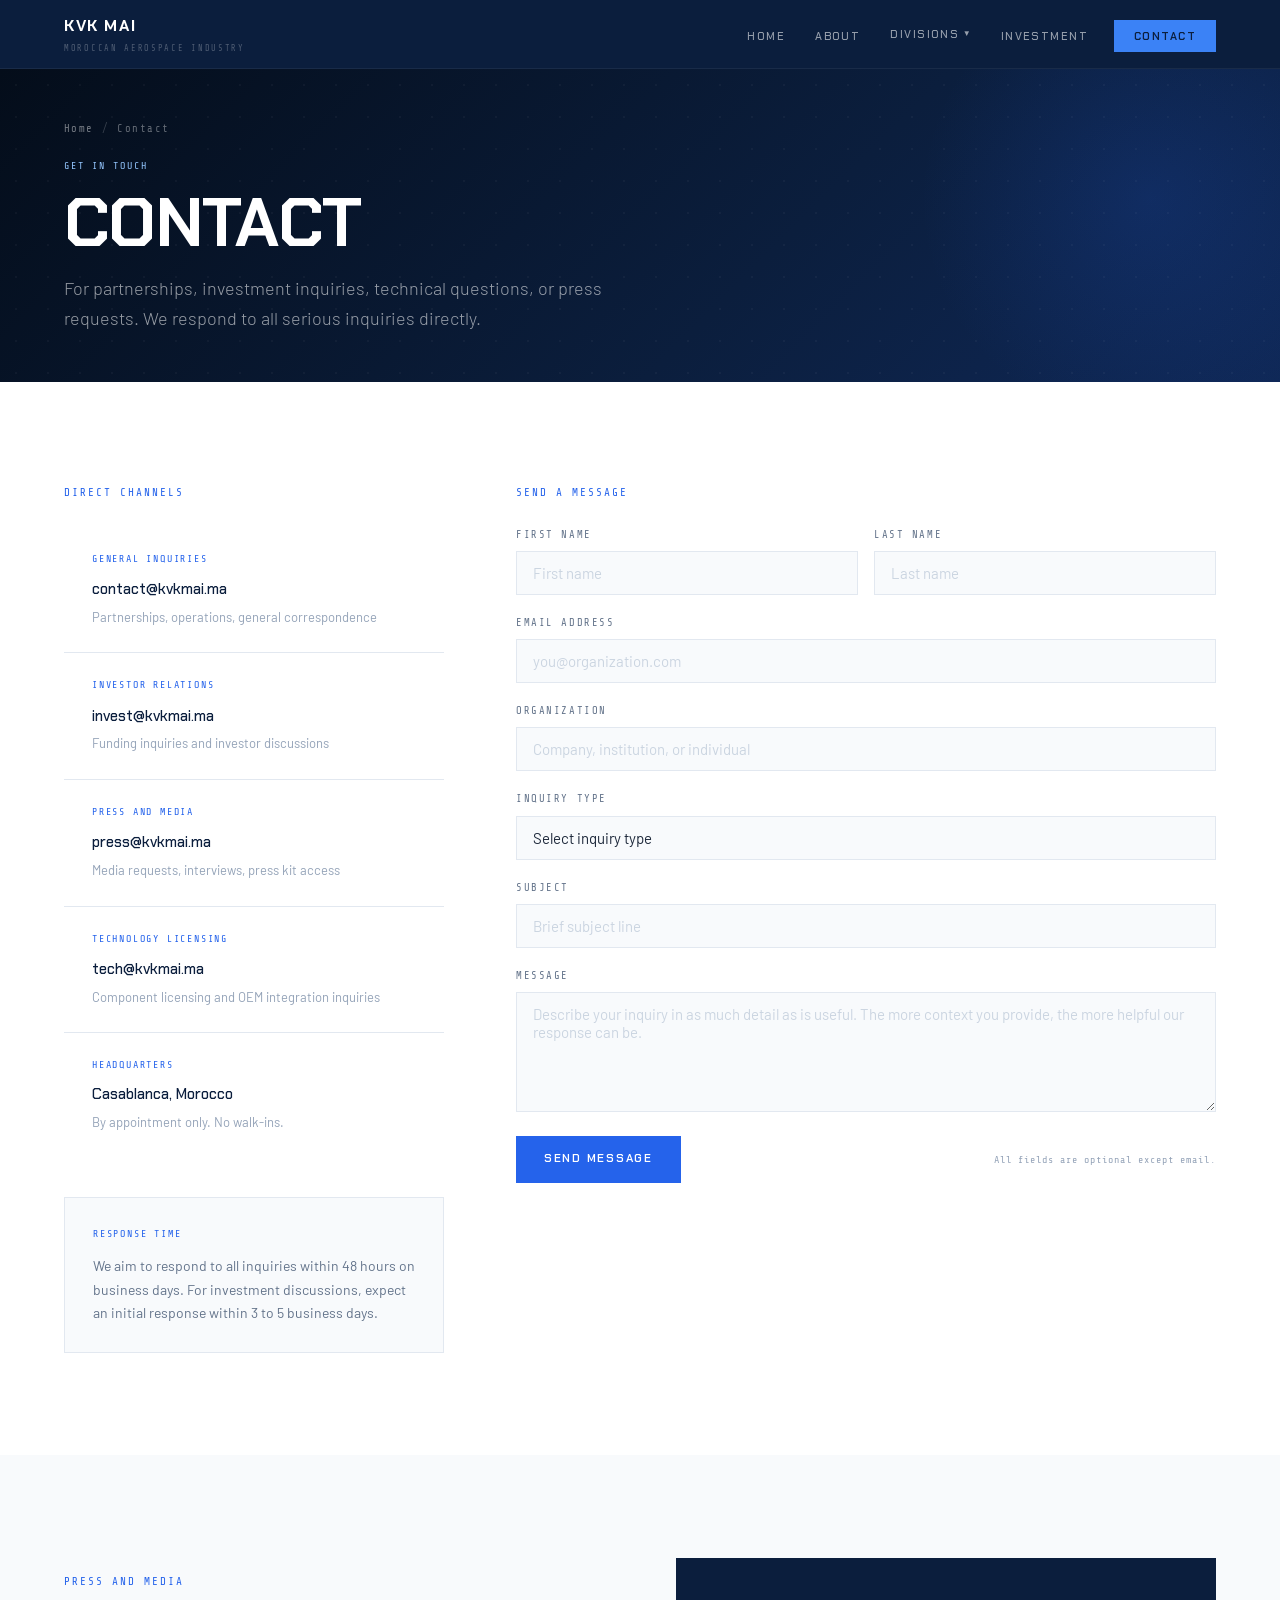
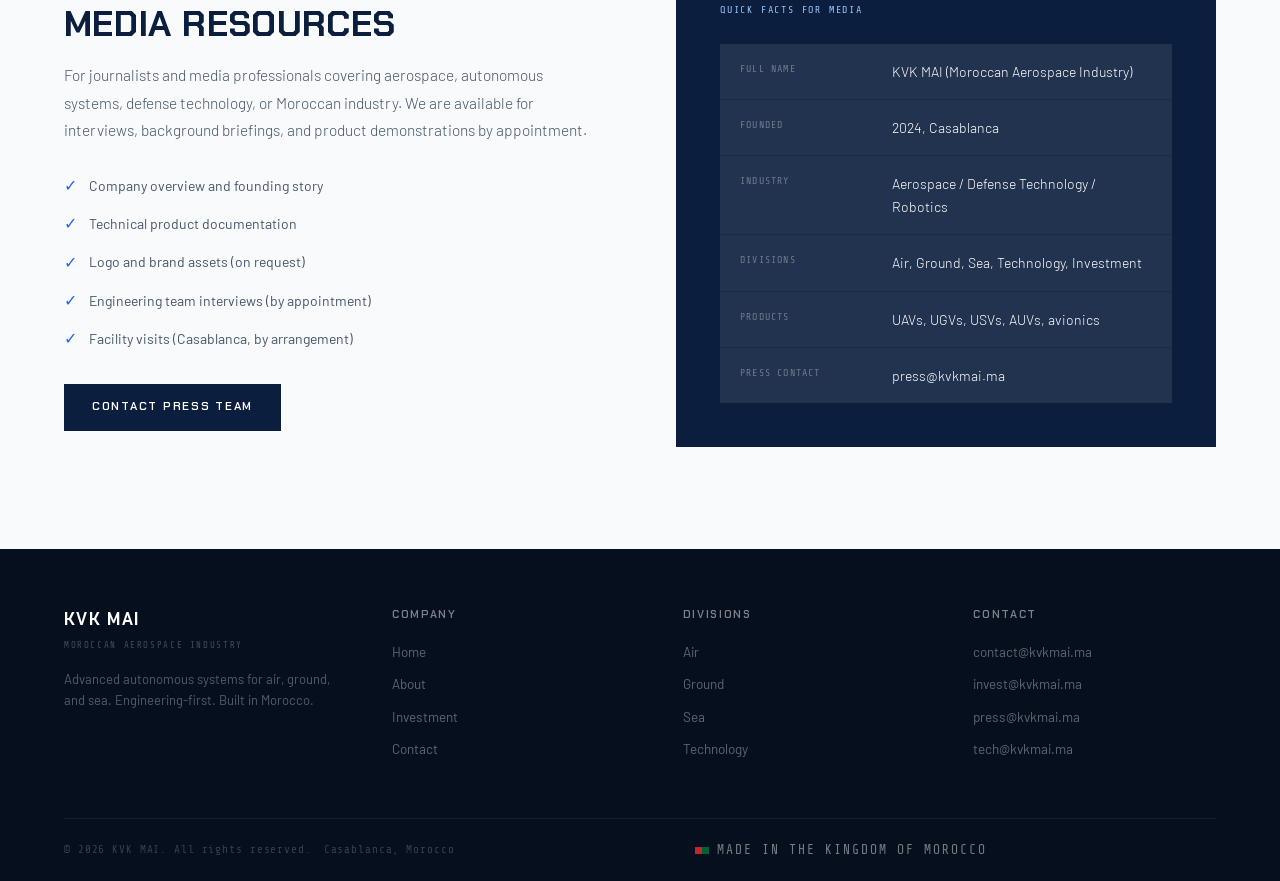
<file: contact.html>
<!DOCTYPE html>
<html lang="en">
<head>
  <meta charset="UTF-8">
  <meta name="viewport" content="width=device-width, initial-scale=1.0">
  <title>Contact - KVK MAI</title>
  <link rel="preconnect" href="https://fonts.googleapis.com">
  <link rel="preconnect" href="https://fonts.gstatic.com" crossorigin>
  <link href="https://fonts.googleapis.com/css2?family=Chakra+Petch:wght@300;400;500;600;700&family=Barlow:wght@300;400;500;600&family=Share+Tech+Mono&display=swap" rel="stylesheet">
  <link rel="stylesheet" href="kvk-style.css">
  <style>
    .form-success {
      display: none;
      background: #ECFDF5;
      border: 1.5px solid #6EE7B7;
      color: #065F46;
      padding: 16px 20px;
      font-family: var(--f-display);
      font-size: 12px;
      letter-spacing: .08em;
      text-transform: uppercase;
      margin-top: 4px;
    }
  </style>
</head>
<body>

  <nav class="nav">
    <div class="nav-inner">
      <a href="index.html" class="nav-brand">
        <span class="nav-brand-name">KVK MAI</span>
        <span class="nav-brand-sub">Moroccan Aerospace Industry</span>
      </a>
      <ul class="nav-menu" id="navMenu">
        <li><a href="index.html"      class="nav-link">Home</a></li>
        <li><a href="about.html"      class="nav-link">About</a></li>
        <li class="nav-has-drop">
          <button class="nav-drop-toggle">Divisions <span class="chev">&#9660;</span></button>
          <ul class="nav-drop-menu">
            <li><a href="air.html"        class="nav-drop-item">Air</a></li>
            <li><a href="ground.html"     class="nav-drop-item">Ground</a></li>
            <li><a href="sea.html"        class="nav-drop-item">Sea</a></li>
            <li><a href="technology.html" class="nav-drop-item">Technology</a></li>
          </ul>
        </li>
        <li><a href="investment.html" class="nav-link">Investment</a></li>
        <li><a href="contact.html"    class="nav-cta">Contact</a></li>
      </ul>
      <button class="nav-burger" id="navBurger"><span></span><span></span><span></span></button>
    </div>
  </nav>

  <div class="page-hero">
    <div class="container">
      <div class="breadcrumb">
        <a href="index.html">Home</a><span class="sep">/</span>
        <span>Contact</span>
      </div>
      <div class="page-hero-tag">Get in Touch</div>
      <h1 class="page-title">Contact</h1>
      <p class="page-lead">For partnerships, investment inquiries, technical questions, or press requests. We respond to all serious inquiries directly.</p>
    </div>
  </div>

  <section class="section-pad">
    <div class="container">
      <div style="display:grid;grid-template-columns:380px 1fr;gap:72px;align-items:start">

        <!-- LEFT: Channels -->
        <div class="reveal">
          <span class="tag">Direct Channels</span>

          <div class="contact-channels" style="margin-top:24px">
            <div class="contact-ch">
              <div class="ch-type">General Inquiries</div>
              <a href="mailto:contact@kvkmai.ma" class="ch-email">contact@kvkmai.ma</a>
              <div class="ch-note">Partnerships, operations, general correspondence</div>
            </div>
            <div class="contact-ch">
              <div class="ch-type">Investor Relations</div>
              <a href="mailto:invest@kvkmai.ma" class="ch-email">invest@kvkmai.ma</a>
              <div class="ch-note">Funding inquiries and investor discussions</div>
            </div>
            <div class="contact-ch">
              <div class="ch-type">Press and Media</div>
              <a href="mailto:press@kvkmai.ma" class="ch-email">press@kvkmai.ma</a>
              <div class="ch-note">Media requests, interviews, press kit access</div>
            </div>
            <div class="contact-ch">
              <div class="ch-type">Technology Licensing</div>
              <a href="mailto:tech@kvkmai.ma" class="ch-email">tech@kvkmai.ma</a>
              <div class="ch-note">Component licensing and OEM integration inquiries</div>
            </div>
            <div class="contact-ch">
              <div class="ch-type">Headquarters</div>
              <div class="ch-email">Casablanca, Morocco</div>
              <div class="ch-note">By appointment only. No walk-ins.</div>
            </div>
          </div>

          <div style="margin-top:40px;padding:28px;background:var(--slate-50);border:1px solid var(--slate-200)">
            <div style="font-family:var(--f-mono);font-size:10px;color:var(--blue-500);letter-spacing:.18em;text-transform:uppercase;margin-bottom:12px">Response Time</div>
            <p style="font-size:14px;color:var(--slate-500);line-height:1.65">We aim to respond to all inquiries within 48 hours on business days. For investment discussions, expect an initial response within 3 to 5 business days.</p>
          </div>
        </div>

        <!-- RIGHT: Form -->
        <div class="reveal d2">
          <span class="tag">Send a Message</span>

          <div style="display:flex;flex-direction:column;gap:20px;margin-top:24px" id="contactForm">
            <div class="f-row">
              <div class="f-group">
                <label class="f-label">First Name</label>
                <input type="text" class="f-input" placeholder="First name" id="fname">
              </div>
              <div class="f-group">
                <label class="f-label">Last Name</label>
                <input type="text" class="f-input" placeholder="Last name" id="lname">
              </div>
            </div>
            <div class="f-group">
              <label class="f-label">Email Address</label>
              <input type="email" class="f-input" placeholder="you@organization.com" id="email">
            </div>
            <div class="f-group">
              <label class="f-label">Organization</label>
              <input type="text" class="f-input" placeholder="Company, institution, or individual" id="org">
            </div>
            <div class="f-group">
              <label class="f-label">Inquiry Type</label>
              <select class="f-select" id="inquiryType">
                <option value="" disabled selected>Select inquiry type</option>
                <option value="general">General Inquiry</option>
                <option value="partnership">Partnership Proposal</option>
                <option value="investment">Investment Inquiry</option>
                <option value="press">Press / Media</option>
                <option value="licensing">Technology Licensing</option>
                <option value="technical">Technical Question</option>
                <option value="other">Other</option>
              </select>
            </div>
            <div class="f-group">
              <label class="f-label">Subject</label>
              <input type="text" class="f-input" placeholder="Brief subject line" id="subject">
            </div>
            <div class="f-group">
              <label class="f-label">Message</label>
              <textarea class="f-textarea" placeholder="Describe your inquiry in as much detail as is useful. The more context you provide, the more helpful our response can be." id="message"></textarea>
            </div>

            <div style="display:flex;align-items:center;justify-content:space-between;flex-wrap:wrap;gap:16px;padding-top:4px">
              <button type="button" class="btn-blue" id="submitBtn" onclick="handleSubmit()">Send Message</button>
              <span style="font-family:var(--f-mono);font-size:10px;color:var(--slate-400);letter-spacing:.1em">All fields are optional except email.</span>
            </div>

            <div class="form-success" id="formSuccess">
              Message received. We will respond within 48 hours.
            </div>
          </div>
        </div>

      </div>
    </div>
  </section>

  <!-- PRESS KIT -->
  <section class="section-pad bg-light">
    <div class="container">
      <div style="display:grid;grid-template-columns:1fr 1fr;gap:72px;align-items:center">
        <div class="reveal">
          <span class="tag">Press and Media</span>
          <h2 class="section-title" style="margin-bottom:18px">Media Resources</h2>
          <p style="font-size:15.5px;font-weight:300;line-height:1.78;color:var(--slate-600);margin-bottom:28px">For journalists and media professionals covering aerospace, autonomous systems, defense technology, or Moroccan industry. We are available for interviews, background briefings, and product demonstrations by appointment.</p>
          <div style="display:flex;flex-direction:column;gap:12px">
            <div style="display:flex;align-items:center;gap:12px;font-size:14px;color:var(--slate-600)">
              <span style="color:var(--blue-500);font-size:16px">&#10003;</span> Company overview and founding story
            </div>
            <div style="display:flex;align-items:center;gap:12px;font-size:14px;color:var(--slate-600)">
              <span style="color:var(--blue-500);font-size:16px">&#10003;</span> Technical product documentation
            </div>
            <div style="display:flex;align-items:center;gap:12px;font-size:14px;color:var(--slate-600)">
              <span style="color:var(--blue-500);font-size:16px">&#10003;</span> Logo and brand assets (on request)
            </div>
            <div style="display:flex;align-items:center;gap:12px;font-size:14px;color:var(--slate-600)">
              <span style="color:var(--blue-500);font-size:16px">&#10003;</span> Engineering team interviews (by appointment)
            </div>
            <div style="display:flex;align-items:center;gap:12px;font-size:14px;color:var(--slate-600)">
              <span style="color:var(--blue-500);font-size:16px">&#10003;</span> Facility visits (Casablanca, by arrangement)
            </div>
          </div>
          <div style="margin-top:32px">
            <a href="mailto:press@kvkmai.ma" class="btn-navy">Contact Press Team</a>
          </div>
        </div>
        <div class="reveal d2" style="background:var(--navy-800);padding:44px;display:flex;flex-direction:column;gap:22px">
          <div style="font-family:var(--f-mono);font-size:10px;color:var(--blue-300);letter-spacing:.18em;text-transform:uppercase;margin-bottom:4px">Quick Facts for Media</div>
          <div style="display:flex;flex-direction:column;gap:1px;background:rgba(255,255,255,0.06)">
            <div style="background:rgba(255,255,255,0.04);padding:16px 20px;display:grid;grid-template-columns:140px 1fr;gap:12px">
              <span style="font-family:var(--f-mono);font-size:10px;color:rgba(255,255,255,0.35);letter-spacing:.12em;text-transform:uppercase;padding-top:1px">Full Name</span>
              <span style="font-size:14px;color:white;font-weight:300">KVK MAI (Moroccan Aerospace Industry)</span>
            </div>
            <div style="background:rgba(255,255,255,0.04);padding:16px 20px;display:grid;grid-template-columns:140px 1fr;gap:12px">
              <span style="font-family:var(--f-mono);font-size:10px;color:rgba(255,255,255,0.35);letter-spacing:.12em;text-transform:uppercase;padding-top:1px">Founded</span>
              <span style="font-size:14px;color:white;font-weight:300">2024, Casablanca</span>
            </div>
            <div style="background:rgba(255,255,255,0.04);padding:16px 20px;display:grid;grid-template-columns:140px 1fr;gap:12px">
              <span style="font-family:var(--f-mono);font-size:10px;color:rgba(255,255,255,0.35);letter-spacing:.12em;text-transform:uppercase;padding-top:1px">Industry</span>
              <span style="font-size:14px;color:white;font-weight:300">Aerospace / Defense Technology / Robotics</span>
            </div>
            <div style="background:rgba(255,255,255,0.04);padding:16px 20px;display:grid;grid-template-columns:140px 1fr;gap:12px">
              <span style="font-family:var(--f-mono);font-size:10px;color:rgba(255,255,255,0.35);letter-spacing:.12em;text-transform:uppercase;padding-top:1px">Divisions</span>
              <span style="font-size:14px;color:white;font-weight:300">Air, Ground, Sea, Technology, Investment</span>
            </div>
            <div style="background:rgba(255,255,255,0.04);padding:16px 20px;display:grid;grid-template-columns:140px 1fr;gap:12px">
              <span style="font-family:var(--f-mono);font-size:10px;color:rgba(255,255,255,0.35);letter-spacing:.12em;text-transform:uppercase;padding-top:1px">Products</span>
              <span style="font-size:14px;color:white;font-weight:300">UAVs, UGVs, USVs, AUVs, avionics</span>
            </div>
            <div style="background:rgba(255,255,255,0.04);padding:16px 20px;display:grid;grid-template-columns:140px 1fr;gap:12px">
              <span style="font-family:var(--f-mono);font-size:10px;color:rgba(255,255,255,0.35);letter-spacing:.12em;text-transform:uppercase;padding-top:1px">Press Contact</span>
              <span style="font-size:14px;color:white;font-weight:300">press@kvkmai.ma</span>
            </div>
          </div>
        </div>
      </div>
    </div>
  </section>

  <footer>
    <div class="footer-inner">
      <div class="footer-main">
        <div>
          <div class="footer-brand-name">KVK MAI</div>
          <div class="footer-brand-sub">Moroccan Aerospace Industry</div>
          <p class="footer-brand-desc">Advanced autonomous systems for air, ground, and sea. Engineering-first. Built in Morocco.</p>
        </div>
        <div>
          <div class="footer-col-title">Company</div>
          <a href="index.html"      class="footer-link">Home</a>
          <a href="about.html"      class="footer-link">About</a>
          <a href="investment.html" class="footer-link">Investment</a>
          <a href="contact.html"    class="footer-link">Contact</a>
        </div>
        <div>
          <div class="footer-col-title">Divisions</div>
          <a href="air.html"        class="footer-link">Air</a>
          <a href="ground.html"     class="footer-link">Ground</a>
          <a href="sea.html"        class="footer-link">Sea</a>
          <a href="technology.html" class="footer-link">Technology</a>
        </div>
        <div>
          <div class="footer-col-title">Contact</div>
          <a href="mailto:contact@kvkmai.ma" class="footer-link">contact@kvkmai.ma</a>
          <a href="mailto:invest@kvkmai.ma"  class="footer-link">invest@kvkmai.ma</a>
          <a href="mailto:press@kvkmai.ma"   class="footer-link">press@kvkmai.ma</a>
          <a href="mailto:tech@kvkmai.ma"    class="footer-link">tech@kvkmai.ma</a>
        </div>
      </div>
      <div class="footer-bottom">
        <span class="footer-copy">&copy; 2026 KVK MAI. All rights reserved.</span>
        <span class="footer-copy">Casablanca, Morocco</span>
        <div class="m-text">
  <span class="cubes">
    <span class="cube red"></span><span class="cube green"></span>
  </span>
  Made in the Kingdom of Morocco
</div>
      </div>
    
  </footer>

  <script>
    document.getElementById('navBurger').addEventListener('click', () => {
      document.getElementById('navMenu').classList.toggle('is-open');
    });

    const obs = new IntersectionObserver((e) => {
      e.forEach(en => { if (en.isIntersecting) { en.target.classList.add('is-vis'); obs.unobserve(en.target); } });
    }, { threshold: 0.08, rootMargin: '0px 0px -40px 0px' });
    document.querySelectorAll('.reveal').forEach(el => obs.observe(el));

    function handleSubmit() {
      const email = document.getElementById('email').value.trim();
      if (!email || !email.includes('@')) {
        document.getElementById('email').style.borderColor = '#EF4444';
        document.getElementById('email').focus();
        return;
      }
      document.getElementById('email').style.borderColor = '';
      document.getElementById('submitBtn').textContent = 'Sending...';
      document.getElementById('submitBtn').disabled = true;

      // Simulate submission (replace with real backend endpoint)
      setTimeout(() => {
        document.getElementById('submitBtn').style.display = 'none';
        document.getElementById('formSuccess').style.display = 'block';
        // Reset fields
        ['fname','lname','email','org','subject','message'].forEach(id => {
          document.getElementById(id).value = '';
        });
        document.getElementById('inquiryType').selectedIndex = 0;
      }, 900);
    }
  </script>
</body>
</html>
</file>
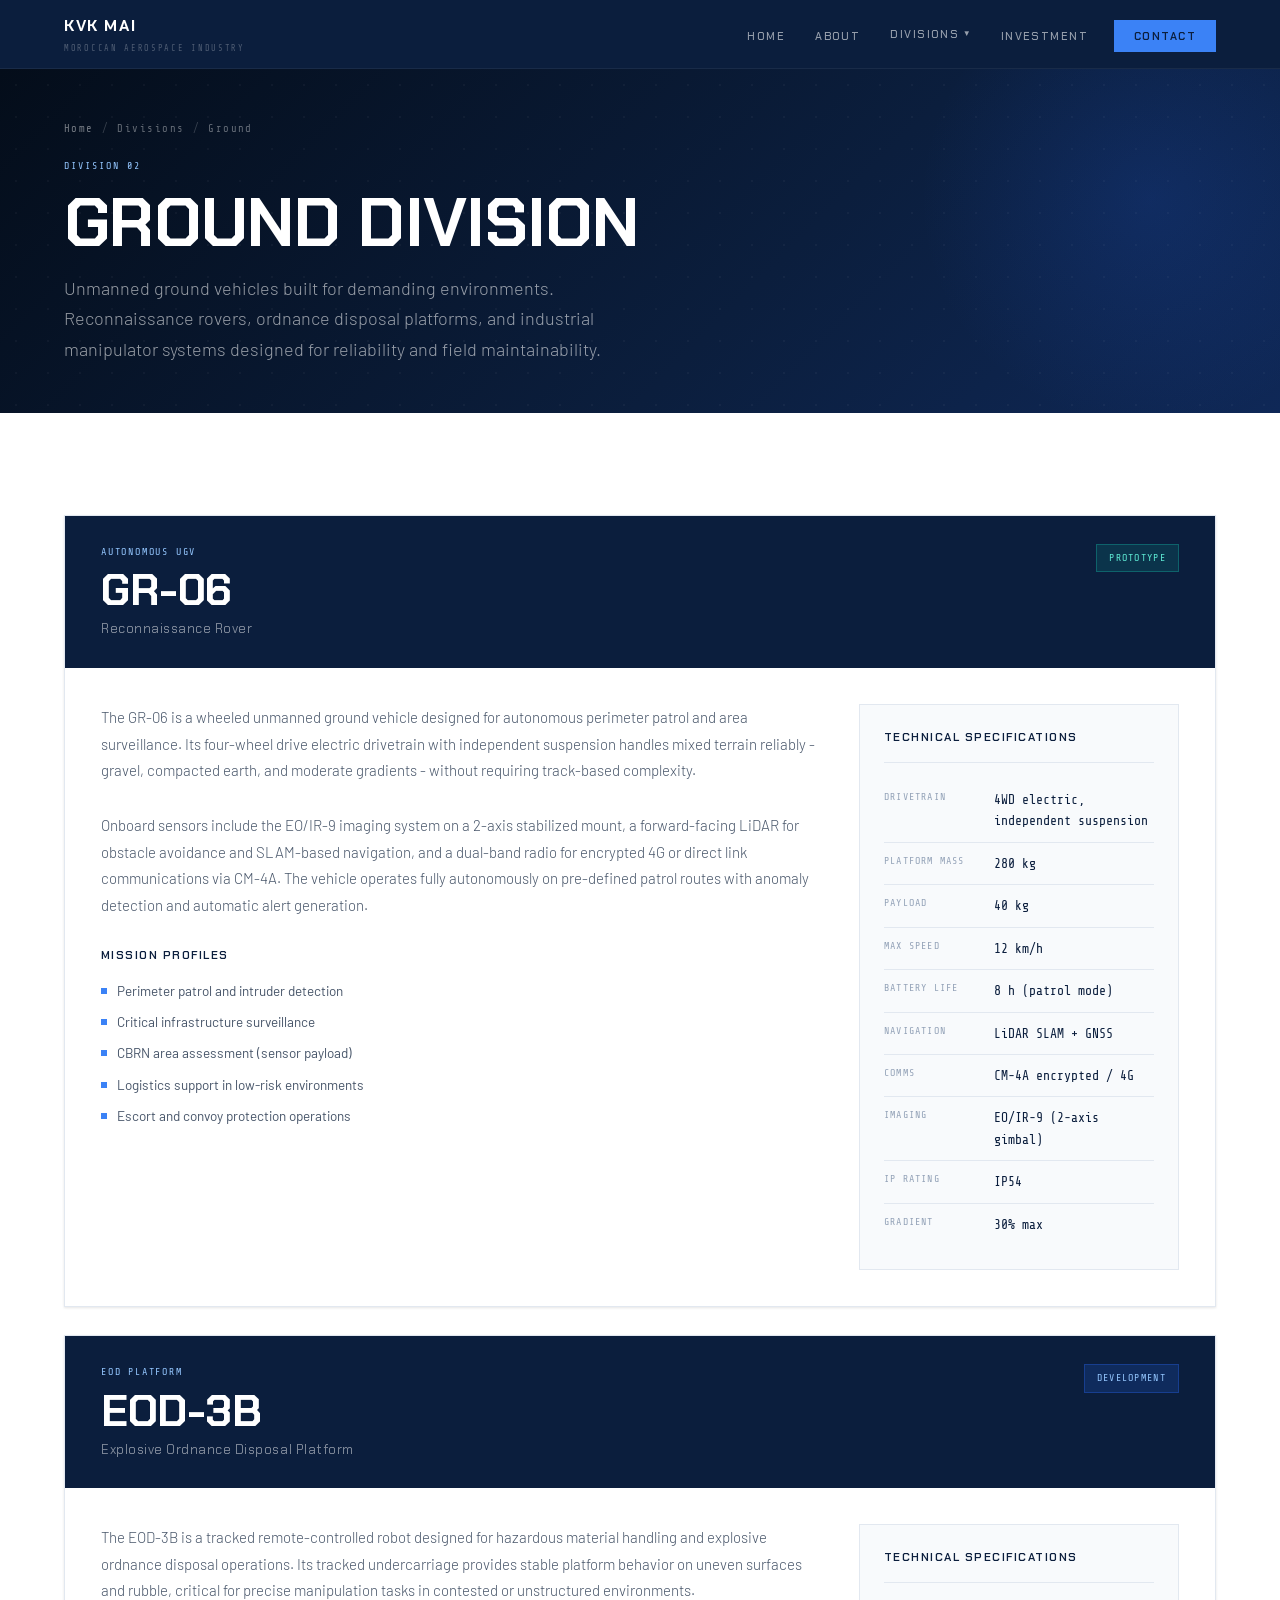
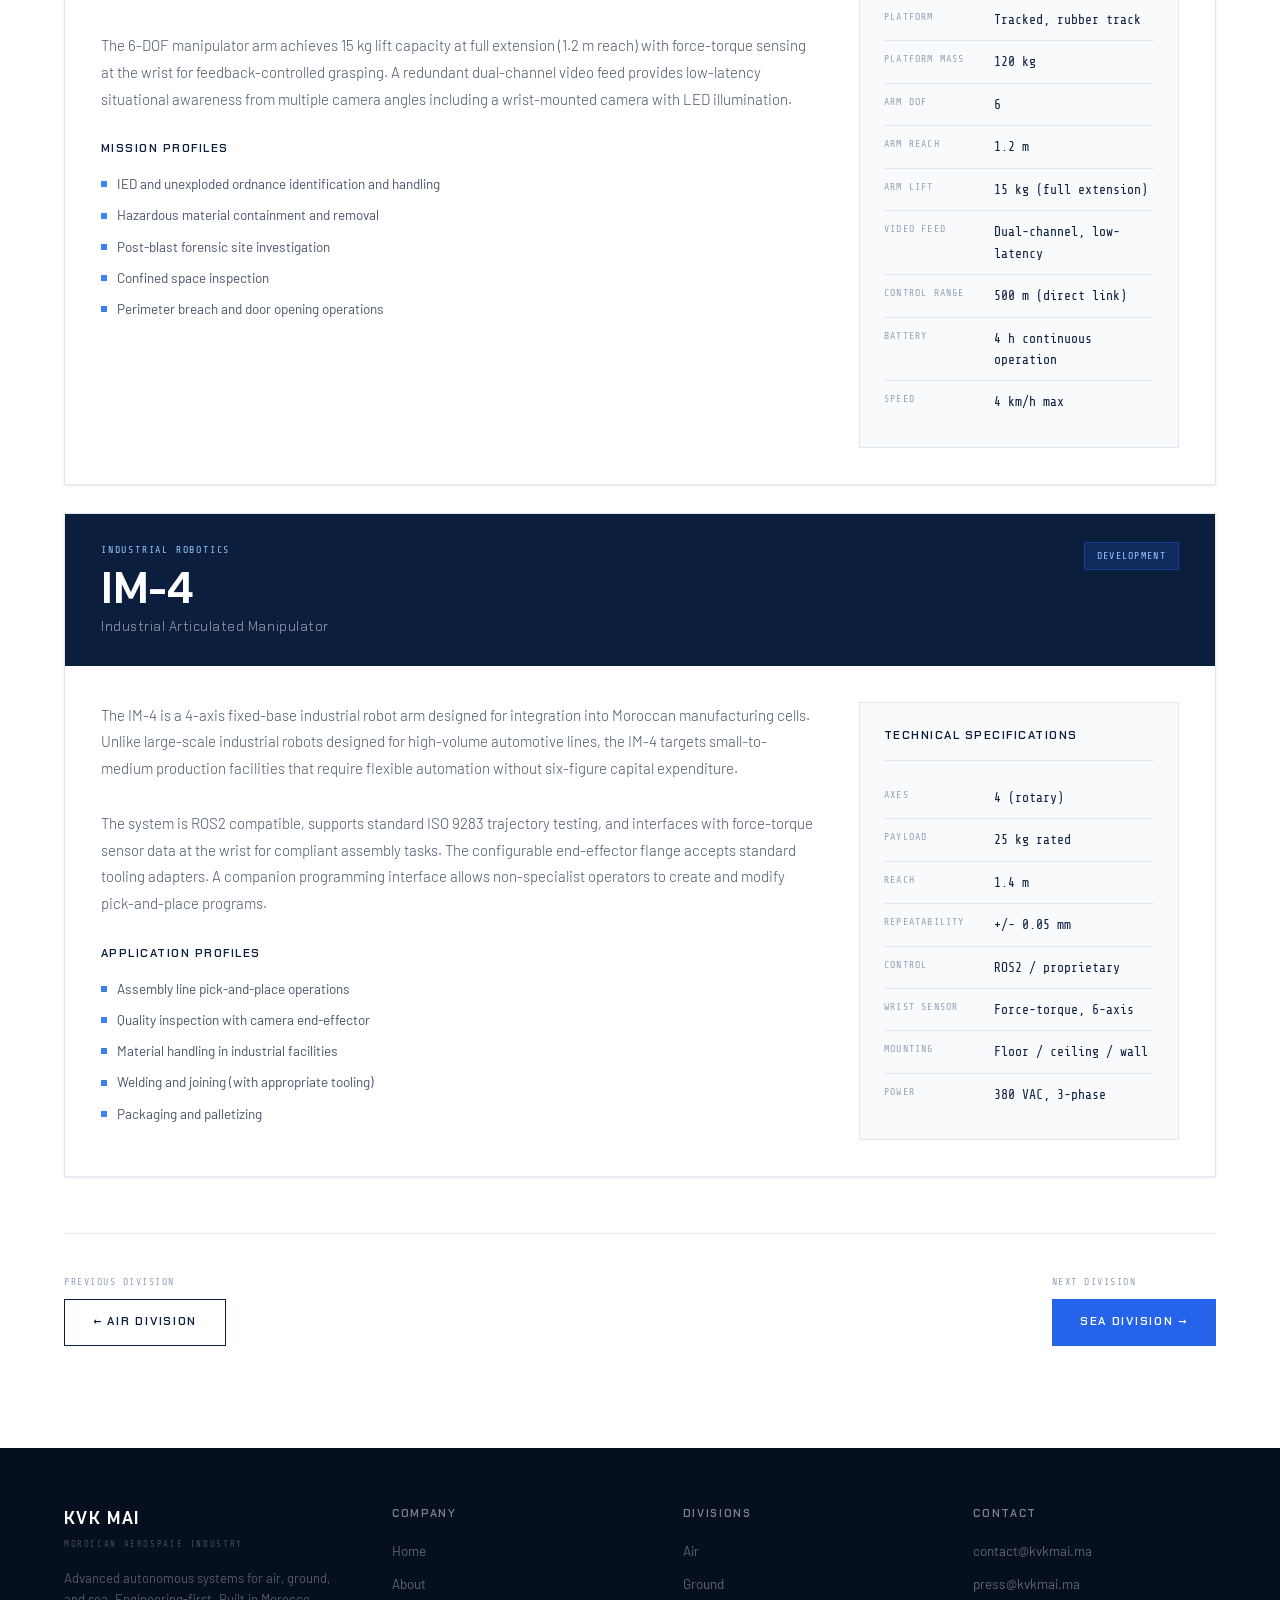
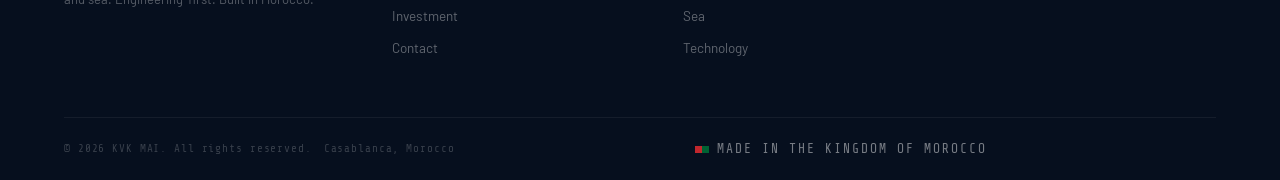
<file: ground.html>
<!DOCTYPE html>
<html lang="en">
<head>
  <meta charset="UTF-8">
  <meta name="viewport" content="width=device-width, initial-scale=1.0">
  <title>Ground Division - KVK MAI</title>
  <link rel="preconnect" href="https://fonts.googleapis.com">
  <link rel="preconnect" href="https://fonts.gstatic.com" crossorigin>
  <link href="https://fonts.googleapis.com/css2?family=Chakra+Petch:wght@300;400;500;600;700&family=Barlow:wght@300;400;500;600&family=Share+Tech+Mono&display=swap" rel="stylesheet">
  <link rel="stylesheet" href="kvk-style.css">
</head>
<body>

  <nav class="nav">
    <div class="nav-inner">
      <a href="index.html" class="nav-brand">
        <span class="nav-brand-name">KVK MAI</span>
        <span class="nav-brand-sub">Moroccan Aerospace Industry</span>
      </a>
      <ul class="nav-menu" id="navMenu">
        <li><a href="index.html"      class="nav-link">Home</a></li>
        <li><a href="about.html"      class="nav-link">About</a></li>
        <li class="nav-has-drop">
          <button class="nav-drop-toggle">Divisions <span class="chev">&#9660;</span></button>
          <ul class="nav-drop-menu">
            <li><a href="air.html"        class="nav-drop-item">Air</a></li>
            <li><a href="ground.html"     class="nav-drop-item">Ground</a></li>
            <li><a href="sea.html"        class="nav-drop-item">Sea</a></li>
            <li><a href="technology.html" class="nav-drop-item">Technology</a></li>
          </ul>
        </li>
        <li><a href="investment.html" class="nav-link">Investment</a></li>
        <li><a href="contact.html"    class="nav-cta">Contact</a></li>
      </ul>
      <button class="nav-burger" id="navBurger"><span></span><span></span><span></span></button>
    </div>
  </nav>

  <div class="page-hero">
    <div class="container">
      <div class="breadcrumb">
        <a href="index.html">Home</a><span class="sep">/</span>
        <span>Divisions</span><span class="sep">/</span>
        <span>Ground</span>
      </div>
      <div class="page-hero-tag">Division 02</div>
      <h1 class="page-title">Ground Division</h1>
      <p class="page-lead">Unmanned ground vehicles built for demanding environments. Reconnaissance rovers, ordnance disposal platforms, and industrial manipulator systems designed for reliability and field maintainability.</p>
    </div>
  </div>

  <section class="section-pad">
    <div class="container">

      <!-- GR-06 -->
      <div class="product-card reveal">
        <div class="product-card-head">
          <div class="prod-meta">
            <span class="prod-type-badge">Autonomous UGV</span>
            <div class="prod-desig">GR-06</div>
            <div class="prod-fullname">Reconnaissance Rover</div>
          </div>
          <span class="status-badge s-proto">Prototype</span>
        </div>
        <div class="product-card-body">
          <div>
            <p class="product-desc">The GR-06 is a wheeled unmanned ground vehicle designed for autonomous perimeter patrol and area surveillance. Its four-wheel drive electric drivetrain with independent suspension handles mixed terrain reliably - gravel, compacted earth, and moderate gradients - without requiring track-based complexity.</p>
            <p class="product-desc">Onboard sensors include the EO/IR-9 imaging system on a 2-axis stabilized mount, a forward-facing LiDAR for obstacle avoidance and SLAM-based navigation, and a dual-band radio for encrypted 4G or direct link communications via CM-4A. The vehicle operates fully autonomously on pre-defined patrol routes with anomaly detection and automatic alert generation.</p>
            <div class="missions-head">Mission Profiles</div>
            <ul class="missions-list">
              <li class="mission-item">Perimeter patrol and intruder detection</li>
              <li class="mission-item">Critical infrastructure surveillance</li>
              <li class="mission-item">CBRN area assessment (sensor payload)</li>
              <li class="mission-item">Logistics support in low-risk environments</li>
              <li class="mission-item">Escort and convoy protection operations</li>
            </ul>
          </div>
          <div class="specs-panel">
            <div class="specs-panel-title">Technical Specifications</div>
            <table class="specs-table">
              <tr><td class="s-label">Drivetrain</td><td class="s-value">4WD electric, independent suspension</td></tr>
              <tr><td class="s-label">Platform Mass</td><td class="s-value">280 kg</td></tr>
              <tr><td class="s-label">Payload</td><td class="s-value">40 kg</td></tr>
              <tr><td class="s-label">Max Speed</td><td class="s-value">12 km/h</td></tr>
              <tr><td class="s-label">Battery Life</td><td class="s-value">8 h (patrol mode)</td></tr>
              <tr><td class="s-label">Navigation</td><td class="s-value">LiDAR SLAM + GNSS</td></tr>
              <tr><td class="s-label">Comms</td><td class="s-value">CM-4A encrypted / 4G</td></tr>
              <tr><td class="s-label">Imaging</td><td class="s-value">EO/IR-9 (2-axis gimbal)</td></tr>
              <tr><td class="s-label">IP Rating</td><td class="s-value">IP54</td></tr>
              <tr><td class="s-label">Gradient</td><td class="s-value">30% max</td></tr>
            </table>
          </div>
        </div>
      </div>

      <!-- EOD-3B -->
      <div class="product-card reveal">
        <div class="product-card-head">
          <div class="prod-meta">
            <span class="prod-type-badge">EOD Platform</span>
            <div class="prod-desig">EOD-3B</div>
            <div class="prod-fullname">Explosive Ordnance Disposal Platform</div>
          </div>
          <span class="status-badge s-dev">Development</span>
        </div>
        <div class="product-card-body">
          <div>
            <p class="product-desc">The EOD-3B is a tracked remote-controlled robot designed for hazardous material handling and explosive ordnance disposal operations. Its tracked undercarriage provides stable platform behavior on uneven surfaces and rubble, critical for precise manipulation tasks in contested or unstructured environments.</p>
            <p class="product-desc">The 6-DOF manipulator arm achieves 15 kg lift capacity at full extension (1.2 m reach) with force-torque sensing at the wrist for feedback-controlled grasping. A redundant dual-channel video feed provides low-latency situational awareness from multiple camera angles including a wrist-mounted camera with LED illumination.</p>
            <div class="missions-head">Mission Profiles</div>
            <ul class="missions-list">
              <li class="mission-item">IED and unexploded ordnance identification and handling</li>
              <li class="mission-item">Hazardous material containment and removal</li>
              <li class="mission-item">Post-blast forensic site investigation</li>
              <li class="mission-item">Confined space inspection</li>
              <li class="mission-item">Perimeter breach and door opening operations</li>
            </ul>
          </div>
          <div class="specs-panel">
            <div class="specs-panel-title">Technical Specifications</div>
            <table class="specs-table">
              <tr><td class="s-label">Platform</td><td class="s-value">Tracked, rubber track</td></tr>
              <tr><td class="s-label">Platform Mass</td><td class="s-value">120 kg</td></tr>
              <tr><td class="s-label">Arm DOF</td><td class="s-value">6</td></tr>
              <tr><td class="s-label">Arm Reach</td><td class="s-value">1.2 m</td></tr>
              <tr><td class="s-label">Arm Lift</td><td class="s-value">15 kg (full extension)</td></tr>
              <tr><td class="s-label">Video Feed</td><td class="s-value">Dual-channel, low-latency</td></tr>
              <tr><td class="s-label">Control Range</td><td class="s-value">500 m (direct link)</td></tr>
              <tr><td class="s-label">Battery</td><td class="s-value">4 h continuous operation</td></tr>
              <tr><td class="s-label">Speed</td><td class="s-value">4 km/h max</td></tr>
            </table>
          </div>
        </div>
      </div>

      <!-- IM-4 -->
      <div class="product-card reveal">
        <div class="product-card-head">
          <div class="prod-meta">
            <span class="prod-type-badge">Industrial Robotics</span>
            <div class="prod-desig">IM-4</div>
            <div class="prod-fullname">Industrial Articulated Manipulator</div>
          </div>
          <span class="status-badge s-dev">Development</span>
        </div>
        <div class="product-card-body">
          <div>
            <p class="product-desc">The IM-4 is a 4-axis fixed-base industrial robot arm designed for integration into Moroccan manufacturing cells. Unlike large-scale industrial robots designed for high-volume automotive lines, the IM-4 targets small-to-medium production facilities that require flexible automation without six-figure capital expenditure.</p>
            <p class="product-desc">The system is ROS2 compatible, supports standard ISO 9283 trajectory testing, and interfaces with force-torque sensor data at the wrist for compliant assembly tasks. The configurable end-effector flange accepts standard tooling adapters. A companion programming interface allows non-specialist operators to create and modify pick-and-place programs.</p>
            <div class="missions-head">Application Profiles</div>
            <ul class="missions-list">
              <li class="mission-item">Assembly line pick-and-place operations</li>
              <li class="mission-item">Quality inspection with camera end-effector</li>
              <li class="mission-item">Material handling in industrial facilities</li>
              <li class="mission-item">Welding and joining (with appropriate tooling)</li>
              <li class="mission-item">Packaging and palletizing</li>
            </ul>
          </div>
          <div class="specs-panel">
            <div class="specs-panel-title">Technical Specifications</div>
            <table class="specs-table">
              <tr><td class="s-label">Axes</td><td class="s-value">4 (rotary)</td></tr>
              <tr><td class="s-label">Payload</td><td class="s-value">25 kg rated</td></tr>
              <tr><td class="s-label">Reach</td><td class="s-value">1.4 m</td></tr>
              <tr><td class="s-label">Repeatability</td><td class="s-value">+/- 0.05 mm</td></tr>
              <tr><td class="s-label">Control</td><td class="s-value">ROS2 / proprietary</td></tr>
              <tr><td class="s-label">Wrist Sensor</td><td class="s-value">Force-torque, 6-axis</td></tr>
              <tr><td class="s-label">Mounting</td><td class="s-value">Floor / ceiling / wall</td></tr>
              <tr><td class="s-label">Power</td><td class="s-value">380 VAC, 3-phase</td></tr>
            </table>
          </div>
        </div>
      </div>

      <div class="reveal" style="margin-top:56px;padding-top:40px;border-top:1px solid var(--slate-200);display:flex;justify-content:space-between;align-items:center;flex-wrap:wrap;gap:20px">
        <div>
          <div style="font-family:var(--f-mono);font-size:10px;color:var(--slate-400);letter-spacing:.15em;text-transform:uppercase;margin-bottom:8px">Previous Division</div>
          <a href="air.html" class="btn-outline">&#8592; Air Division</a>
        </div>
        <div>
          <div style="font-family:var(--f-mono);font-size:10px;color:var(--slate-400);letter-spacing:.15em;text-transform:uppercase;margin-bottom:8px">Next Division</div>
          <a href="sea.html" class="btn-blue">Sea Division &#8594;</a>
        </div>
      </div>

    </div>
  </section>

  <footer>
    <div class="footer-inner">
      <div class="footer-main">
        <div>
          <div class="footer-brand-name">KVK MAI</div>
          <div class="footer-brand-sub">Moroccan Aerospace Industry</div>
          <p class="footer-brand-desc">Advanced autonomous systems for air, ground, and sea. Engineering-first. Built in Morocco.</p>
        </div>
        <div>
          <div class="footer-col-title">Company</div>
          <a href="index.html"      class="footer-link">Home</a>
          <a href="about.html"      class="footer-link">About</a>
          <a href="investment.html" class="footer-link">Investment</a>
          <a href="contact.html"    class="footer-link">Contact</a>
        </div>
        <div>
          <div class="footer-col-title">Divisions</div>
          <a href="air.html"        class="footer-link">Air</a>
          <a href="ground.html"     class="footer-link">Ground</a>
          <a href="sea.html"        class="footer-link">Sea</a>
          <a href="technology.html" class="footer-link">Technology</a>
        </div>
        <div>
          <div class="footer-col-title">Contact</div>
          <a href="mailto:contact@kvkmai.ma" class="footer-link">contact@kvkmai.ma</a>
          <a href="mailto:press@kvkmai.ma"   class="footer-link">press@kvkmai.ma</a>
        </div>
      </div>
      <div class="footer-bottom">
        <span class="footer-copy">&copy; 2026 KVK MAI. All rights reserved.</span>
        <span class="footer-copy">Casablanca, Morocco</span>
        <div class="m-text">
  <span class="cubes">
    <span class="cube red"></span><span class="cube green"></span>
  </span>
  Made in the Kingdom of Morocco
</div>
      </div>
    
  </footer>

  <script>
    document.getElementById('navBurger').addEventListener('click', () => {
      document.getElementById('navMenu').classList.toggle('is-open');
    });
    const obs = new IntersectionObserver((e) => {
      e.forEach(en => { if (en.isIntersecting) { en.target.classList.add('is-vis'); obs.unobserve(en.target); } });
    }, { threshold: 0.08, rootMargin: '0px 0px -40px 0px' });
    document.querySelectorAll('.reveal').forEach(el => obs.observe(el));
  </script>
</body>
</html>
</file>
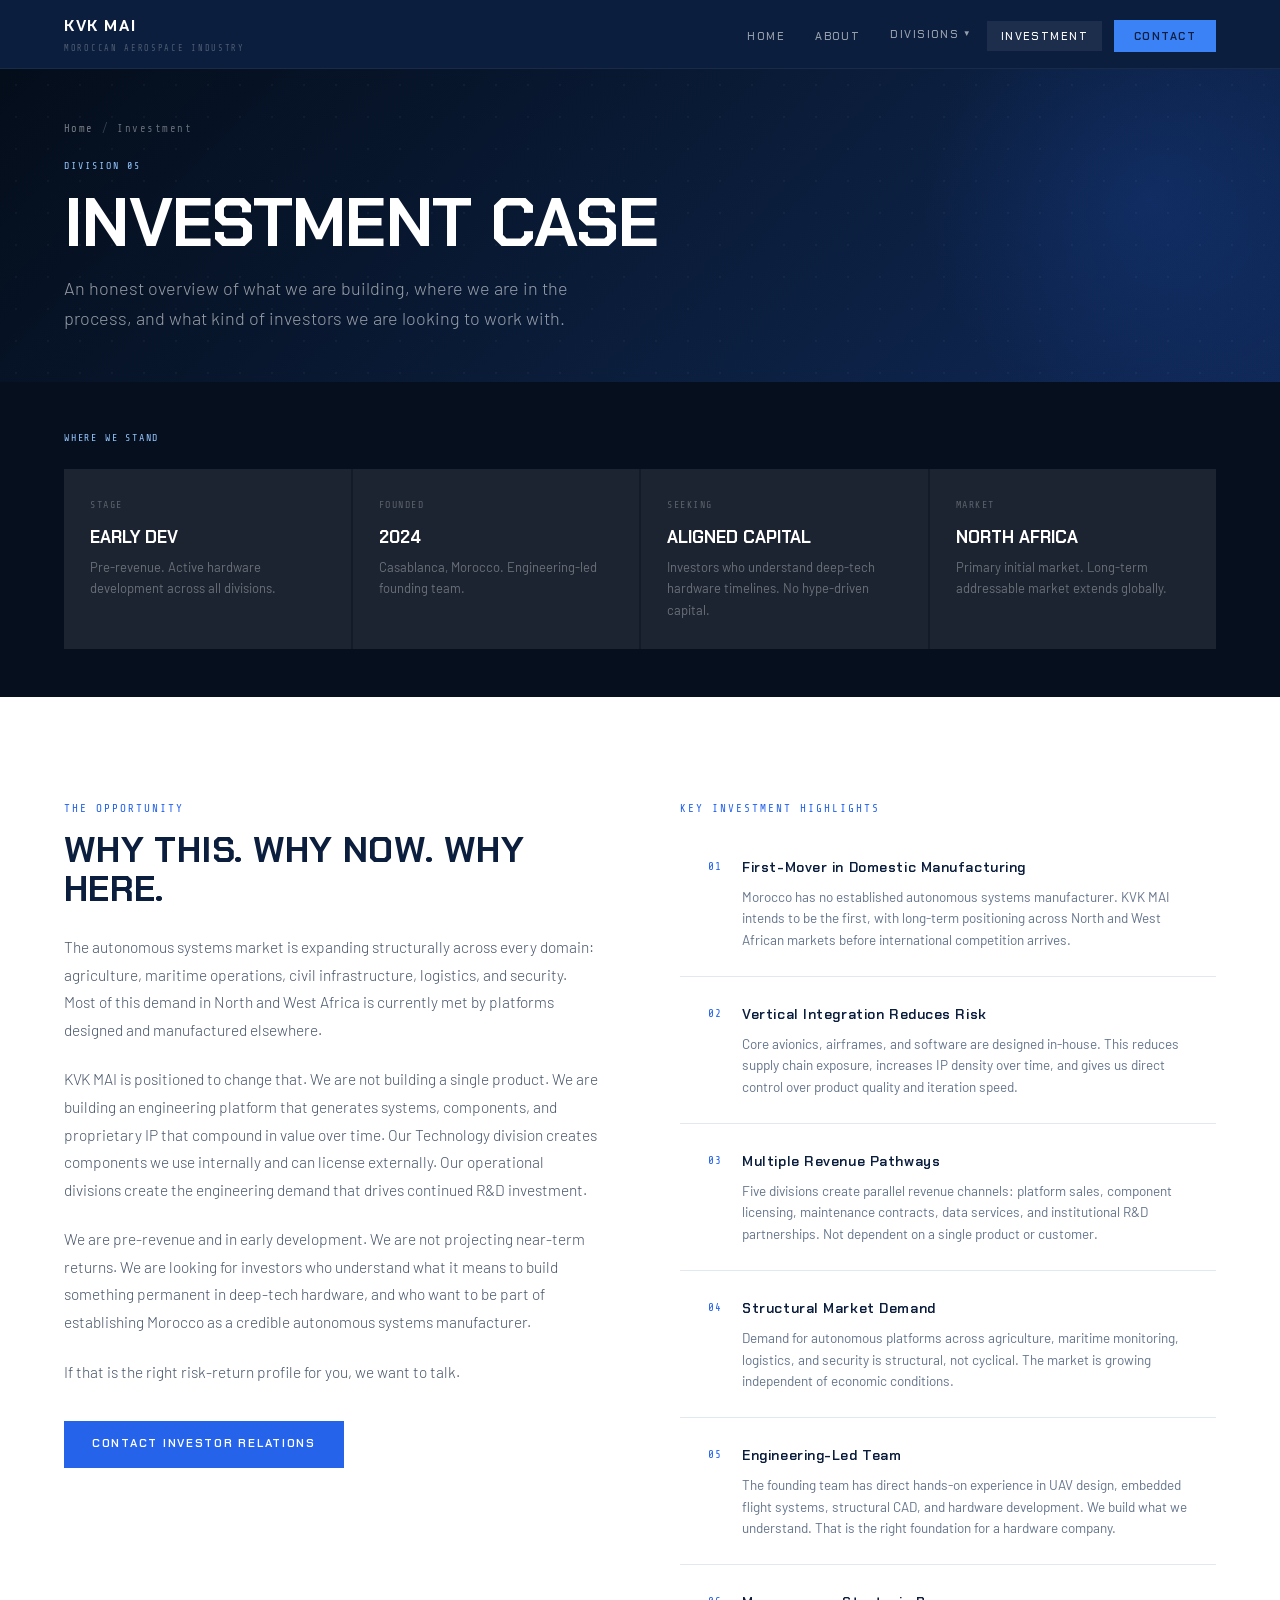
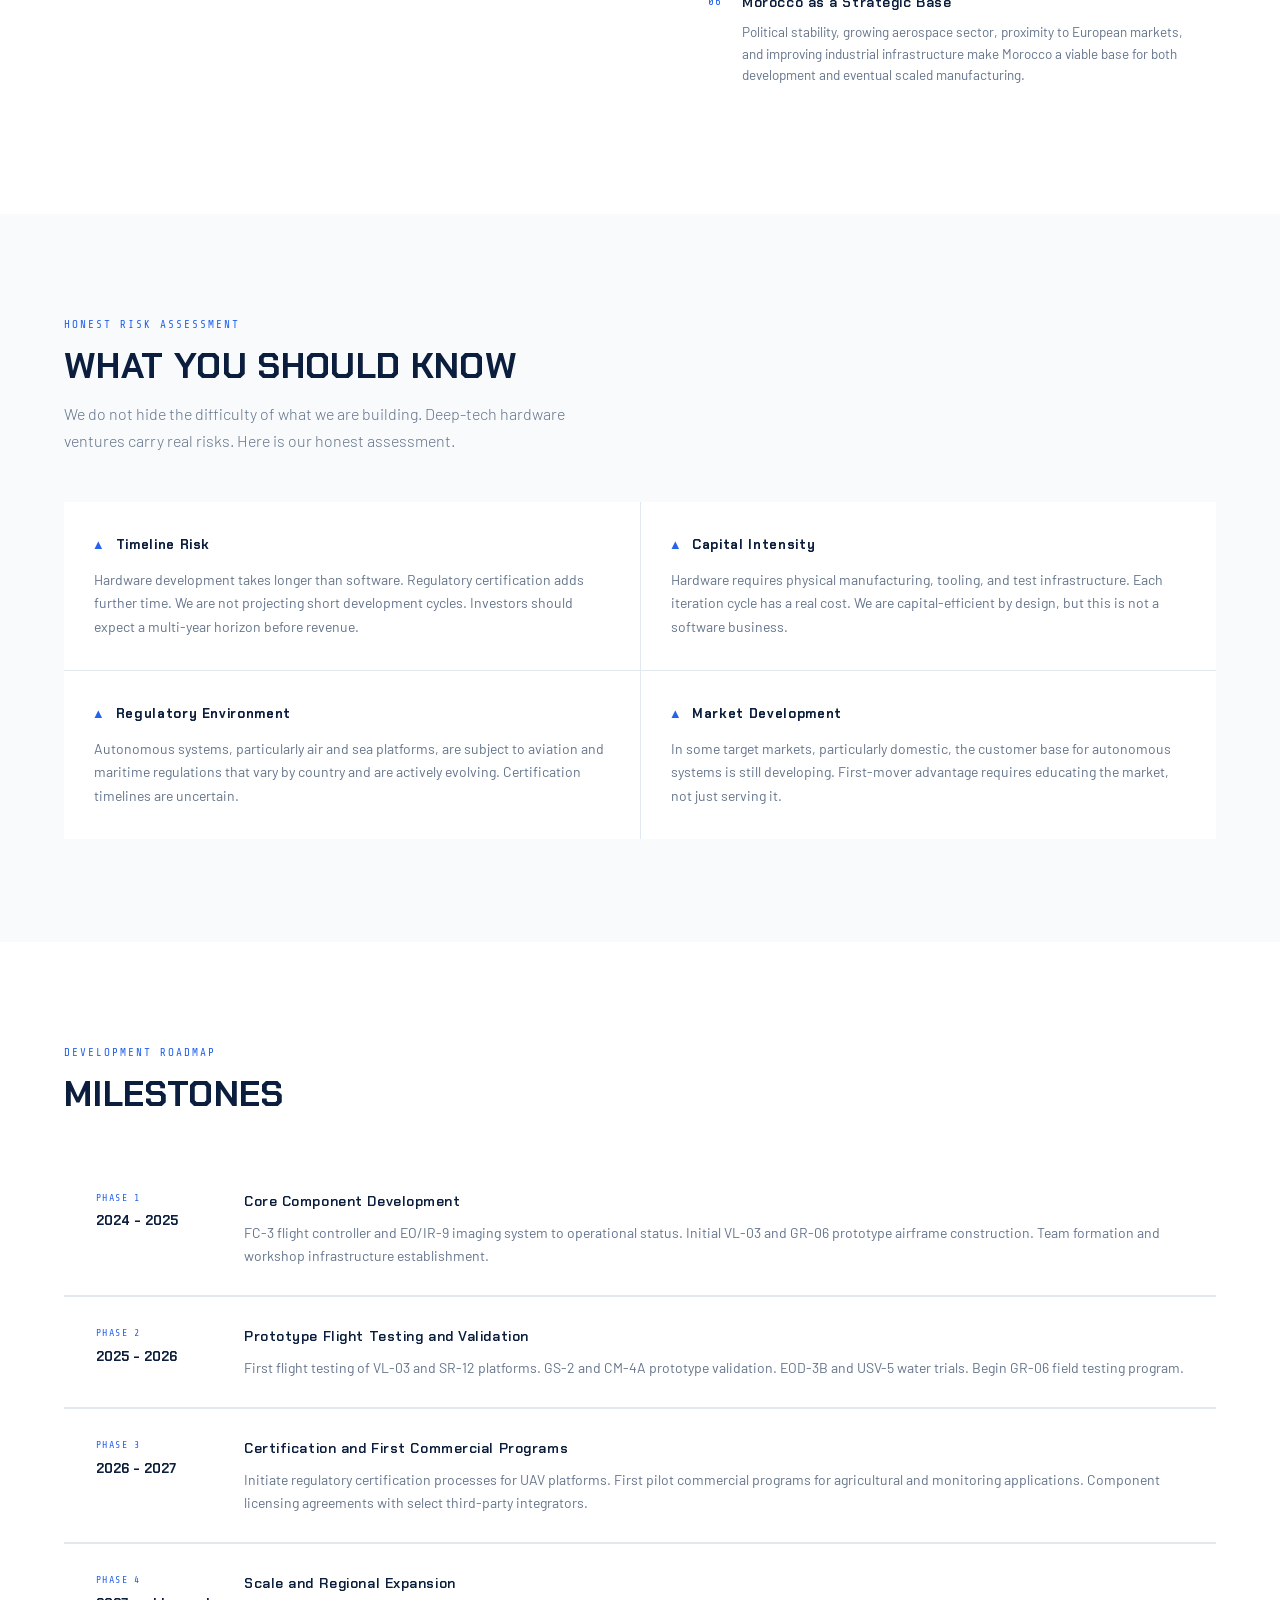
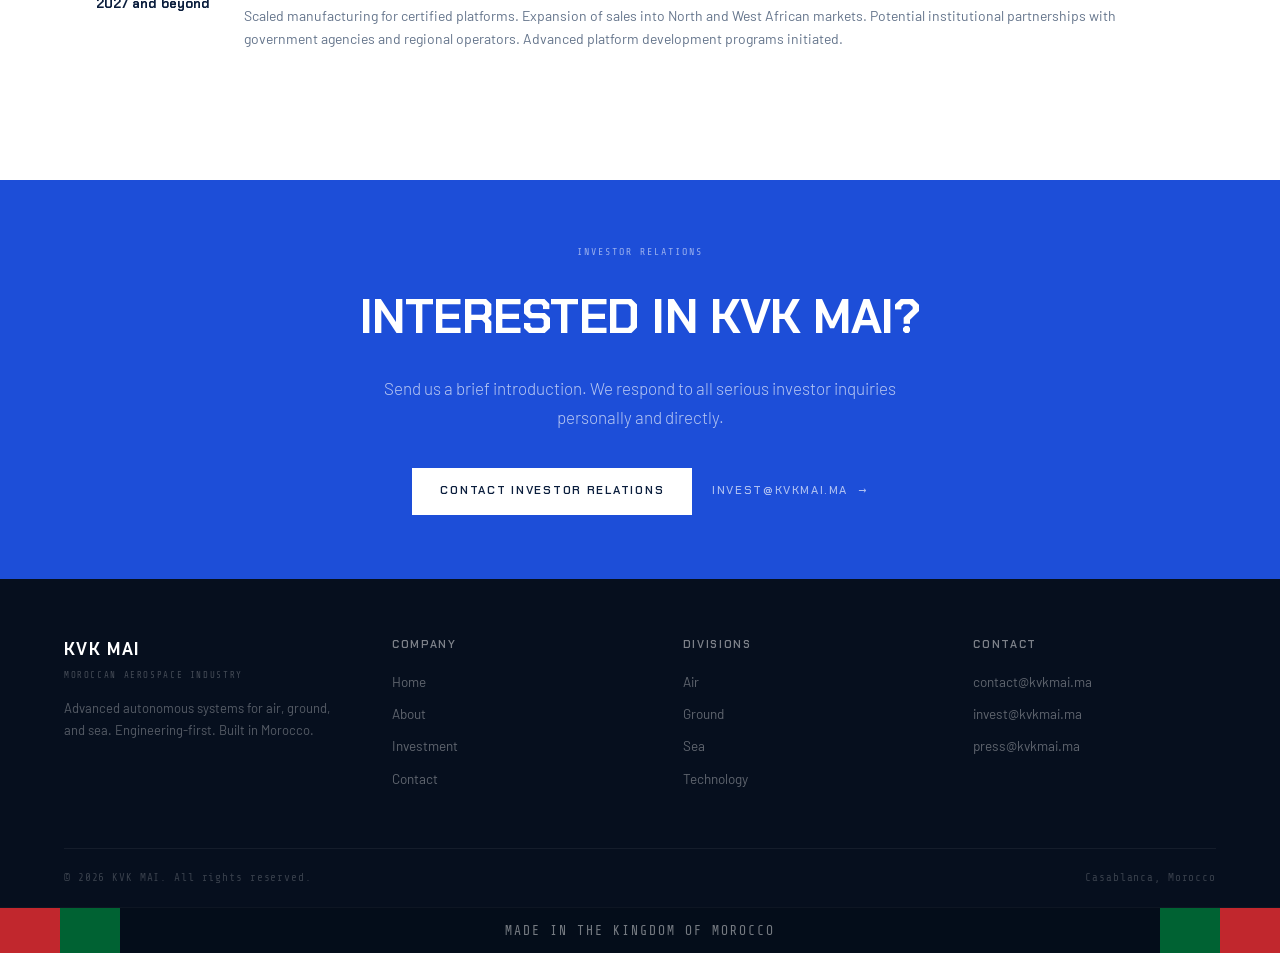
<file: investment.html>
<!DOCTYPE html>
<html lang="en">
<head>
  <meta charset="UTF-8">
  <meta name="viewport" content="width=device-width, initial-scale=1.0">
  <title>Investment - KVK MAI</title>
  <link rel="preconnect" href="https://fonts.googleapis.com">
  <link rel="preconnect" href="https://fonts.gstatic.com" crossorigin>
  <link href="https://fonts.googleapis.com/css2?family=Chakra+Petch:wght@300;400;500;600;700&family=Barlow:wght@300;400;500;600&family=Share+Tech+Mono&display=swap" rel="stylesheet">
  <link rel="stylesheet" href="kvk-style.css">
</head>
<body>

  <nav class="nav">
    <div class="nav-inner">
      <a href="index.html" class="nav-brand">
        <span class="nav-brand-name">KVK MAI</span>
        <span class="nav-brand-sub">Moroccan Aerospace Industry</span>
      </a>
      <ul class="nav-menu" id="navMenu">
        <li><a href="index.html"      class="nav-link">Home</a></li>
        <li><a href="about.html"      class="nav-link">About</a></li>
        <li class="nav-has-drop">
          <button class="nav-drop-toggle">Divisions <span class="chev">&#9660;</span></button>
          <ul class="nav-drop-menu">
            <li><a href="air.html"        class="nav-drop-item">Air</a></li>
            <li><a href="ground.html"     class="nav-drop-item">Ground</a></li>
            <li><a href="sea.html"        class="nav-drop-item">Sea</a></li>
            <li><a href="technology.html" class="nav-drop-item">Technology</a></li>
          </ul>
        </li>
        <li><a href="investment.html" class="nav-link is-active">Investment</a></li>
        <li><a href="contact.html"    class="nav-cta">Contact</a></li>
      </ul>
      <button class="nav-burger" id="navBurger"><span></span><span></span><span></span></button>
    </div>
  </nav>

  <div class="page-hero">
    <div class="container">
      <div class="breadcrumb">
        <a href="index.html">Home</a><span class="sep">/</span>
        <span>Investment</span>
      </div>
      <div class="page-hero-tag">Division 05</div>
      <h1 class="page-title">Investment Case</h1>
      <p class="page-lead">An honest overview of what we are building, where we are in the process, and what kind of investors we are looking to work with.</p>
    </div>
  </div>

  <!-- CONTEXT STRIP -->
  <div style="background:var(--navy-900);padding:48px var(--pad-h)">
    <div style="max-width:var(--max-w);margin:0 auto">
      <div style="font-family:var(--f-mono);font-size:10px;color:var(--blue-300);letter-spacing:.18em;text-transform:uppercase;margin-bottom:22px">Where We Stand</div>
      <div style="display:grid;grid-template-columns:repeat(4,1fr);gap:2px;background:rgba(255,255,255,0.05)">
        <div style="background:rgba(255,255,255,0.04);padding:28px 26px">
          <div style="font-family:var(--f-mono);font-size:10px;color:rgba(255,255,255,0.28);letter-spacing:.15em;text-transform:uppercase;margin-bottom:10px">Stage</div>
          <div style="font-family:var(--f-display);font-size:17px;font-weight:700;color:white;text-transform:uppercase">Early Dev</div>
          <div style="font-size:13px;color:rgba(255,255,255,0.35);margin-top:6px">Pre-revenue. Active hardware development across all divisions.</div>
        </div>
        <div style="background:rgba(255,255,255,0.04);padding:28px 26px">
          <div style="font-family:var(--f-mono);font-size:10px;color:rgba(255,255,255,0.28);letter-spacing:.15em;text-transform:uppercase;margin-bottom:10px">Founded</div>
          <div style="font-family:var(--f-display);font-size:17px;font-weight:700;color:white;text-transform:uppercase">2024</div>
          <div style="font-size:13px;color:rgba(255,255,255,0.35);margin-top:6px">Casablanca, Morocco. Engineering-led founding team.</div>
        </div>
        <div style="background:rgba(255,255,255,0.04);padding:28px 26px">
          <div style="font-family:var(--f-mono);font-size:10px;color:rgba(255,255,255,0.28);letter-spacing:.15em;text-transform:uppercase;margin-bottom:10px">Seeking</div>
          <div style="font-family:var(--f-display);font-size:17px;font-weight:700;color:white;text-transform:uppercase">Aligned Capital</div>
          <div style="font-size:13px;color:rgba(255,255,255,0.35);margin-top:6px">Investors who understand deep-tech hardware timelines. No hype-driven capital.</div>
        </div>
        <div style="background:rgba(255,255,255,0.04);padding:28px 26px">
          <div style="font-family:var(--f-mono);font-size:10px;color:rgba(255,255,255,0.28);letter-spacing:.15em;text-transform:uppercase;margin-bottom:10px">Market</div>
          <div style="font-family:var(--f-display);font-size:17px;font-weight:700;color:white;text-transform:uppercase">North Africa</div>
          <div style="font-size:13px;color:rgba(255,255,255,0.35);margin-top:6px">Primary initial market. Long-term addressable market extends globally.</div>
        </div>
      </div>
    </div>
  </div>

  <section class="section-pad">
    <div class="container">
      <div style="display:grid;grid-template-columns:1fr 1fr;gap:80px;align-items:start">

        <!-- LEFT: TEXT -->
        <div class="reveal">
          <span class="tag">The Opportunity</span>
          <h2 class="section-title" style="margin-bottom:24px">Why This. Why Now. Why Here.</h2>

          <div style="display:flex;flex-direction:column;gap:22px">
            <p style="font-size:15.5px;font-weight:300;line-height:1.78;color:var(--slate-600)">The autonomous systems market is expanding structurally across every domain: agriculture, maritime operations, civil infrastructure, logistics, and security. Most of this demand in North and West Africa is currently met by platforms designed and manufactured elsewhere.</p>
            <p style="font-size:15.5px;font-weight:300;line-height:1.78;color:var(--slate-600)">KVK MAI is positioned to change that. We are not building a single product. We are building an engineering platform that generates systems, components, and proprietary IP that compound in value over time. Our Technology division creates components we use internally and can license externally. Our operational divisions create the engineering demand that drives continued R&D investment.</p>
            <p style="font-size:15.5px;font-weight:300;line-height:1.78;color:var(--slate-600)">We are pre-revenue and in early development. We are not projecting near-term returns. We are looking for investors who understand what it means to build something permanent in deep-tech hardware, and who want to be part of establishing Morocco as a credible autonomous systems manufacturer.</p>
            <p style="font-size:15.5px;font-weight:300;line-height:1.78;color:var(--slate-600)">If that is the right risk-return profile for you, we want to talk.</p>
          </div>

          <div style="margin-top:36px">
            <a href="contact.html" class="btn-blue">Contact Investor Relations</a>
          </div>
        </div>

        <!-- RIGHT: HIGHLIGHTS -->
        <div class="reveal d2">
          <span class="tag">Key Investment Highlights</span>
          <div class="highlight-grid">
            <div class="highlight-card">
              <span class="hl-num">01</span>
              <div>
                <div class="hl-title">First-Mover in Domestic Manufacturing</div>
                <div class="hl-desc">Morocco has no established autonomous systems manufacturer. KVK MAI intends to be the first, with long-term positioning across North and West African markets before international competition arrives.</div>
              </div>
            </div>
            <div class="highlight-card">
              <span class="hl-num">02</span>
              <div>
                <div class="hl-title">Vertical Integration Reduces Risk</div>
                <div class="hl-desc">Core avionics, airframes, and software are designed in-house. This reduces supply chain exposure, increases IP density over time, and gives us direct control over product quality and iteration speed.</div>
              </div>
            </div>
            <div class="highlight-card">
              <span class="hl-num">03</span>
              <div>
                <div class="hl-title">Multiple Revenue Pathways</div>
                <div class="hl-desc">Five divisions create parallel revenue channels: platform sales, component licensing, maintenance contracts, data services, and institutional R&D partnerships. Not dependent on a single product or customer.</div>
              </div>
            </div>
            <div class="highlight-card">
              <span class="hl-num">04</span>
              <div>
                <div class="hl-title">Structural Market Demand</div>
                <div class="hl-desc">Demand for autonomous platforms across agriculture, maritime monitoring, logistics, and security is structural, not cyclical. The market is growing independent of economic conditions.</div>
              </div>
            </div>
            <div class="highlight-card">
              <span class="hl-num">05</span>
              <div>
                <div class="hl-title">Engineering-Led Team</div>
                <div class="hl-desc">The founding team has direct hands-on experience in UAV design, embedded flight systems, structural CAD, and hardware development. We build what we understand. That is the right foundation for a hardware company.</div>
              </div>
            </div>
            <div class="highlight-card">
              <span class="hl-num">06</span>
              <div>
                <div class="hl-title">Morocco as a Strategic Base</div>
                <div class="hl-desc">Political stability, growing aerospace sector, proximity to European markets, and improving industrial infrastructure make Morocco a viable base for both development and eventual scaled manufacturing.</div>
              </div>
            </div>
          </div>
        </div>

      </div>
    </div>
  </section>

  <!-- RISK TRANSPARENCY -->
  <section class="section-pad bg-light">
    <div class="container">
      <div class="section-head reveal">
        <span class="tag">Honest Risk Assessment</span>
        <h2 class="section-title">What You Should Know</h2>
        <p class="section-subtitle">We do not hide the difficulty of what we are building. Deep-tech hardware ventures carry real risks. Here is our honest assessment.</p>
      </div>
      <div style="display:grid;grid-template-columns:1fr 1fr;gap:1px;background:var(--slate-200)" class="reveal">
        <div style="background:white;padding:32px 30px">
          <div style="font-family:var(--f-display);font-size:13px;font-weight:700;color:var(--navy-800);letter-spacing:.05em;margin-bottom:12px;display:flex;align-items:center;gap:12px"><span style="color:var(--blue-500)">&#9650;</span> Timeline Risk</div>
          <p style="font-size:14px;color:var(--slate-500);line-height:1.68">Hardware development takes longer than software. Regulatory certification adds further time. We are not projecting short development cycles. Investors should expect a multi-year horizon before revenue.</p>
        </div>
        <div style="background:white;padding:32px 30px">
          <div style="font-family:var(--f-display);font-size:13px;font-weight:700;color:var(--navy-800);letter-spacing:.05em;margin-bottom:12px;display:flex;align-items:center;gap:12px"><span style="color:var(--blue-500)">&#9650;</span> Capital Intensity</div>
          <p style="font-size:14px;color:var(--slate-500);line-height:1.68">Hardware requires physical manufacturing, tooling, and test infrastructure. Each iteration cycle has a real cost. We are capital-efficient by design, but this is not a software business.</p>
        </div>
        <div style="background:white;padding:32px 30px">
          <div style="font-family:var(--f-display);font-size:13px;font-weight:700;color:var(--navy-800);letter-spacing:.05em;margin-bottom:12px;display:flex;align-items:center;gap:12px"><span style="color:var(--blue-500)">&#9650;</span> Regulatory Environment</div>
          <p style="font-size:14px;color:var(--slate-500);line-height:1.68">Autonomous systems, particularly air and sea platforms, are subject to aviation and maritime regulations that vary by country and are actively evolving. Certification timelines are uncertain.</p>
        </div>
        <div style="background:white;padding:32px 30px">
          <div style="font-family:var(--f-display);font-size:13px;font-weight:700;color:var(--navy-800);letter-spacing:.05em;margin-bottom:12px;display:flex;align-items:center;gap:12px"><span style="color:var(--blue-500)">&#9650;</span> Market Development</div>
          <p style="font-size:14px;color:var(--slate-500);line-height:1.68">In some target markets, particularly domestic, the customer base for autonomous systems is still developing. First-mover advantage requires educating the market, not just serving it.</p>
        </div>
      </div>
    </div>
  </section>

  <!-- ROADMAP -->
  <section class="section-pad">
    <div class="container">
      <div class="section-head reveal">
        <span class="tag">Development Roadmap</span>
        <h2 class="section-title">Milestones</h2>
      </div>
      <div style="display:flex;flex-direction:column;gap:2px;background:var(--slate-200)" class="reveal">
        <div style="background:white;padding:28px 32px;display:grid;grid-template-columns:120px 1fr;gap:28px;align-items:start">
          <div>
            <div style="font-family:var(--f-mono);font-size:10px;color:var(--blue-500);letter-spacing:.14em;text-transform:uppercase">Phase 1</div>
            <div style="font-family:var(--f-display);font-size:13px;font-weight:700;color:var(--navy-800);margin-top:4px">2024 - 2025</div>
          </div>
          <div>
            <div style="font-family:var(--f-display);font-size:14px;font-weight:600;color:var(--navy-800);letter-spacing:.04em;margin-bottom:8px">Core Component Development</div>
            <div style="font-size:14px;color:var(--slate-500)">FC-3 flight controller and EO/IR-9 imaging system to operational status. Initial VL-03 and GR-06 prototype airframe construction. Team formation and workshop infrastructure establishment.</div>
          </div>
        </div>
        <div style="background:white;padding:28px 32px;display:grid;grid-template-columns:120px 1fr;gap:28px;align-items:start">
          <div>
            <div style="font-family:var(--f-mono);font-size:10px;color:var(--blue-500);letter-spacing:.14em;text-transform:uppercase">Phase 2</div>
            <div style="font-family:var(--f-display);font-size:13px;font-weight:700;color:var(--navy-800);margin-top:4px">2025 - 2026</div>
          </div>
          <div>
            <div style="font-family:var(--f-display);font-size:14px;font-weight:600;color:var(--navy-800);letter-spacing:.04em;margin-bottom:8px">Prototype Flight Testing and Validation</div>
            <div style="font-size:14px;color:var(--slate-500)">First flight testing of VL-03 and SR-12 platforms. GS-2 and CM-4A prototype validation. EOD-3B and USV-5 water trials. Begin GR-06 field testing program.</div>
          </div>
        </div>
        <div style="background:white;padding:28px 32px;display:grid;grid-template-columns:120px 1fr;gap:28px;align-items:start">
          <div>
            <div style="font-family:var(--f-mono);font-size:10px;color:var(--blue-500);letter-spacing:.14em;text-transform:uppercase">Phase 3</div>
            <div style="font-family:var(--f-display);font-size:13px;font-weight:700;color:var(--navy-800);margin-top:4px">2026 - 2027</div>
          </div>
          <div>
            <div style="font-family:var(--f-display);font-size:14px;font-weight:600;color:var(--navy-800);letter-spacing:.04em;margin-bottom:8px">Certification and First Commercial Programs</div>
            <div style="font-size:14px;color:var(--slate-500)">Initiate regulatory certification processes for UAV platforms. First pilot commercial programs for agricultural and monitoring applications. Component licensing agreements with select third-party integrators.</div>
          </div>
        </div>
        <div style="background:white;padding:28px 32px;display:grid;grid-template-columns:120px 1fr;gap:28px;align-items:start">
          <div>
            <div style="font-family:var(--f-mono);font-size:10px;color:var(--blue-500);letter-spacing:.14em;text-transform:uppercase">Phase 4</div>
            <div style="font-family:var(--f-display);font-size:13px;font-weight:700;color:var(--navy-800);margin-top:4px">2027 and beyond</div>
          </div>
          <div>
            <div style="font-family:var(--f-display);font-size:14px;font-weight:600;color:var(--navy-800);letter-spacing:.04em;margin-bottom:8px">Scale and Regional Expansion</div>
            <div style="font-size:14px;color:var(--slate-500)">Scaled manufacturing for certified platforms. Expansion of sales into North and West African markets. Potential institutional partnerships with government agencies and regional operators. Advanced platform development programs initiated.</div>
          </div>
        </div>
      </div>
    </div>
  </section>

  <!-- CTA -->
  <div style="background:var(--blue-600);padding:64px var(--pad-h);text-align:center">
    <div style="max-width:var(--max-w);margin:0 auto" class="reveal">
      <div style="font-family:var(--f-mono);font-size:10px;color:rgba(255,255,255,0.55);letter-spacing:.2em;text-transform:uppercase;margin-bottom:16px">Investor Relations</div>
      <h2 style="font-family:var(--f-display);font-size:clamp(28px,4vw,48px);font-weight:700;color:white;text-transform:uppercase;letter-spacing:-.01em;margin-bottom:18px">Interested in KVK MAI?</h2>
      <p style="font-size:17px;font-weight:300;color:rgba(255,255,255,0.68);max-width:560px;margin:0 auto 36px;line-height:1.7">Send us a brief introduction. We respond to all serious investor inquiries personally and directly.</p>
      <div style="display:flex;justify-content:center;gap:20px;flex-wrap:wrap">
        <a href="contact.html" class="btn-white">Contact Investor Relations</a>
        <a href="mailto:invest@kvkmai.ma" class="btn-ghost-white">invest@kvkmai.ma <span class="arr">&#8594;</span></a>
      </div>
    </div>
  </div>

  <footer>
    <div class="footer-inner">
      <div class="footer-main">
        <div>
          <div class="footer-brand-name">KVK MAI</div>
          <div class="footer-brand-sub">Moroccan Aerospace Industry</div>
          <p class="footer-brand-desc">Advanced autonomous systems for air, ground, and sea. Engineering-first. Built in Morocco.</p>
        </div>
        <div>
          <div class="footer-col-title">Company</div>
          <a href="index.html"      class="footer-link">Home</a>
          <a href="about.html"      class="footer-link">About</a>
          <a href="investment.html" class="footer-link">Investment</a>
          <a href="contact.html"    class="footer-link">Contact</a>
        </div>
        <div>
          <div class="footer-col-title">Divisions</div>
          <a href="air.html"        class="footer-link">Air</a>
          <a href="ground.html"     class="footer-link">Ground</a>
          <a href="sea.html"        class="footer-link">Sea</a>
          <a href="technology.html" class="footer-link">Technology</a>
        </div>
        <div>
          <div class="footer-col-title">Contact</div>
          <a href="mailto:contact@kvkmai.ma" class="footer-link">contact@kvkmai.ma</a>
          <a href="mailto:invest@kvkmai.ma"  class="footer-link">invest@kvkmai.ma</a>
          <a href="mailto:press@kvkmai.ma"   class="footer-link">press@kvkmai.ma</a>
        </div>
      </div>
      <div class="footer-bottom">
        <span class="footer-copy">&copy; 2026 KVK MAI. All rights reserved.</span>
        <span class="footer-copy">Casablanca, Morocco</span>
      </div>
    </div>
    <div class="morocco-bar">
      <div class="m-block-red"></div>
      <div class="m-block-green"></div>
      <div class="m-text">Made in the Kingdom of Morocco</div>
      <div class="m-block-green"></div>
      <div class="m-block-red"></div>
    </div>
  </footer>

  <script>
    document.getElementById('navBurger').addEventListener('click', () => {
      document.getElementById('navMenu').classList.toggle('is-open');
    });
    const obs = new IntersectionObserver((e) => {
      e.forEach(en => { if (en.isIntersecting) { en.target.classList.add('is-vis'); obs.unobserve(en.target); } });
    }, { threshold: 0.08, rootMargin: '0px 0px -40px 0px' });
    document.querySelectorAll('.reveal').forEach(el => obs.observe(el));
  </script>
</body>
</html>
</file>
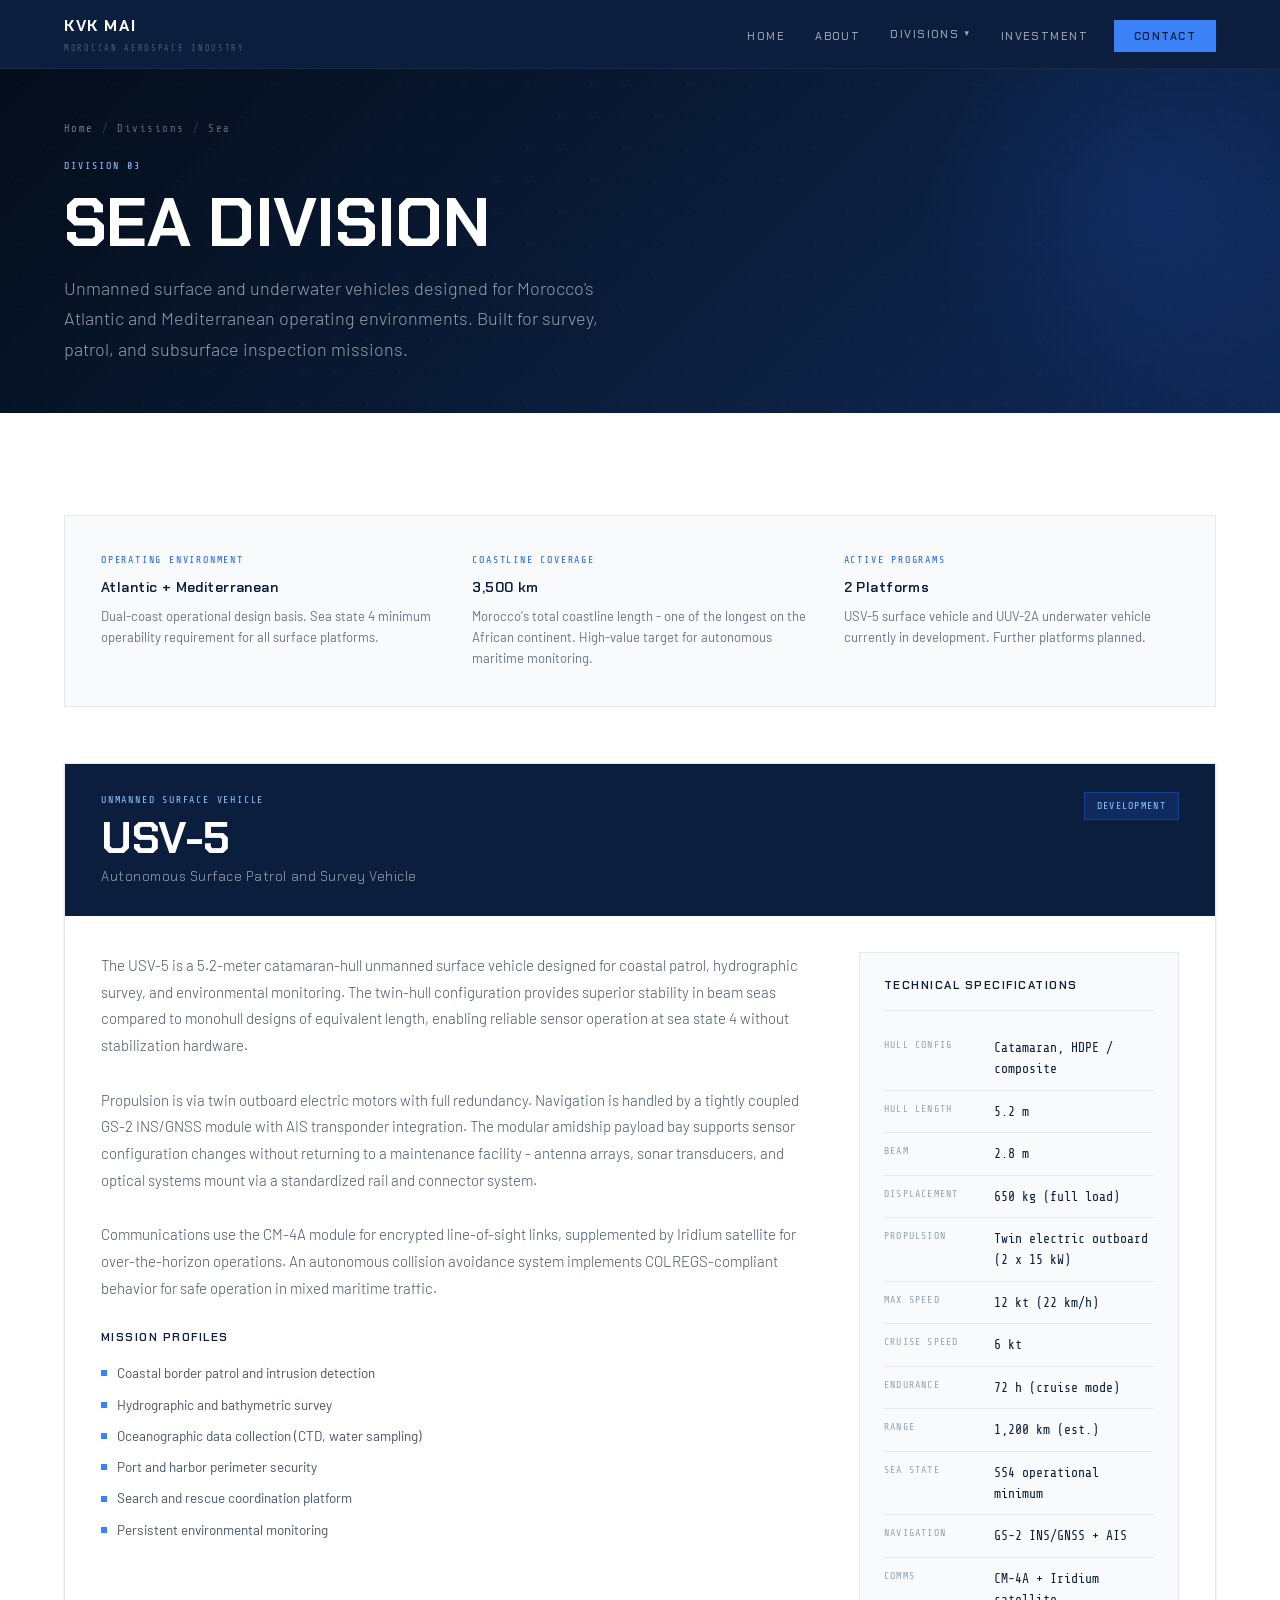
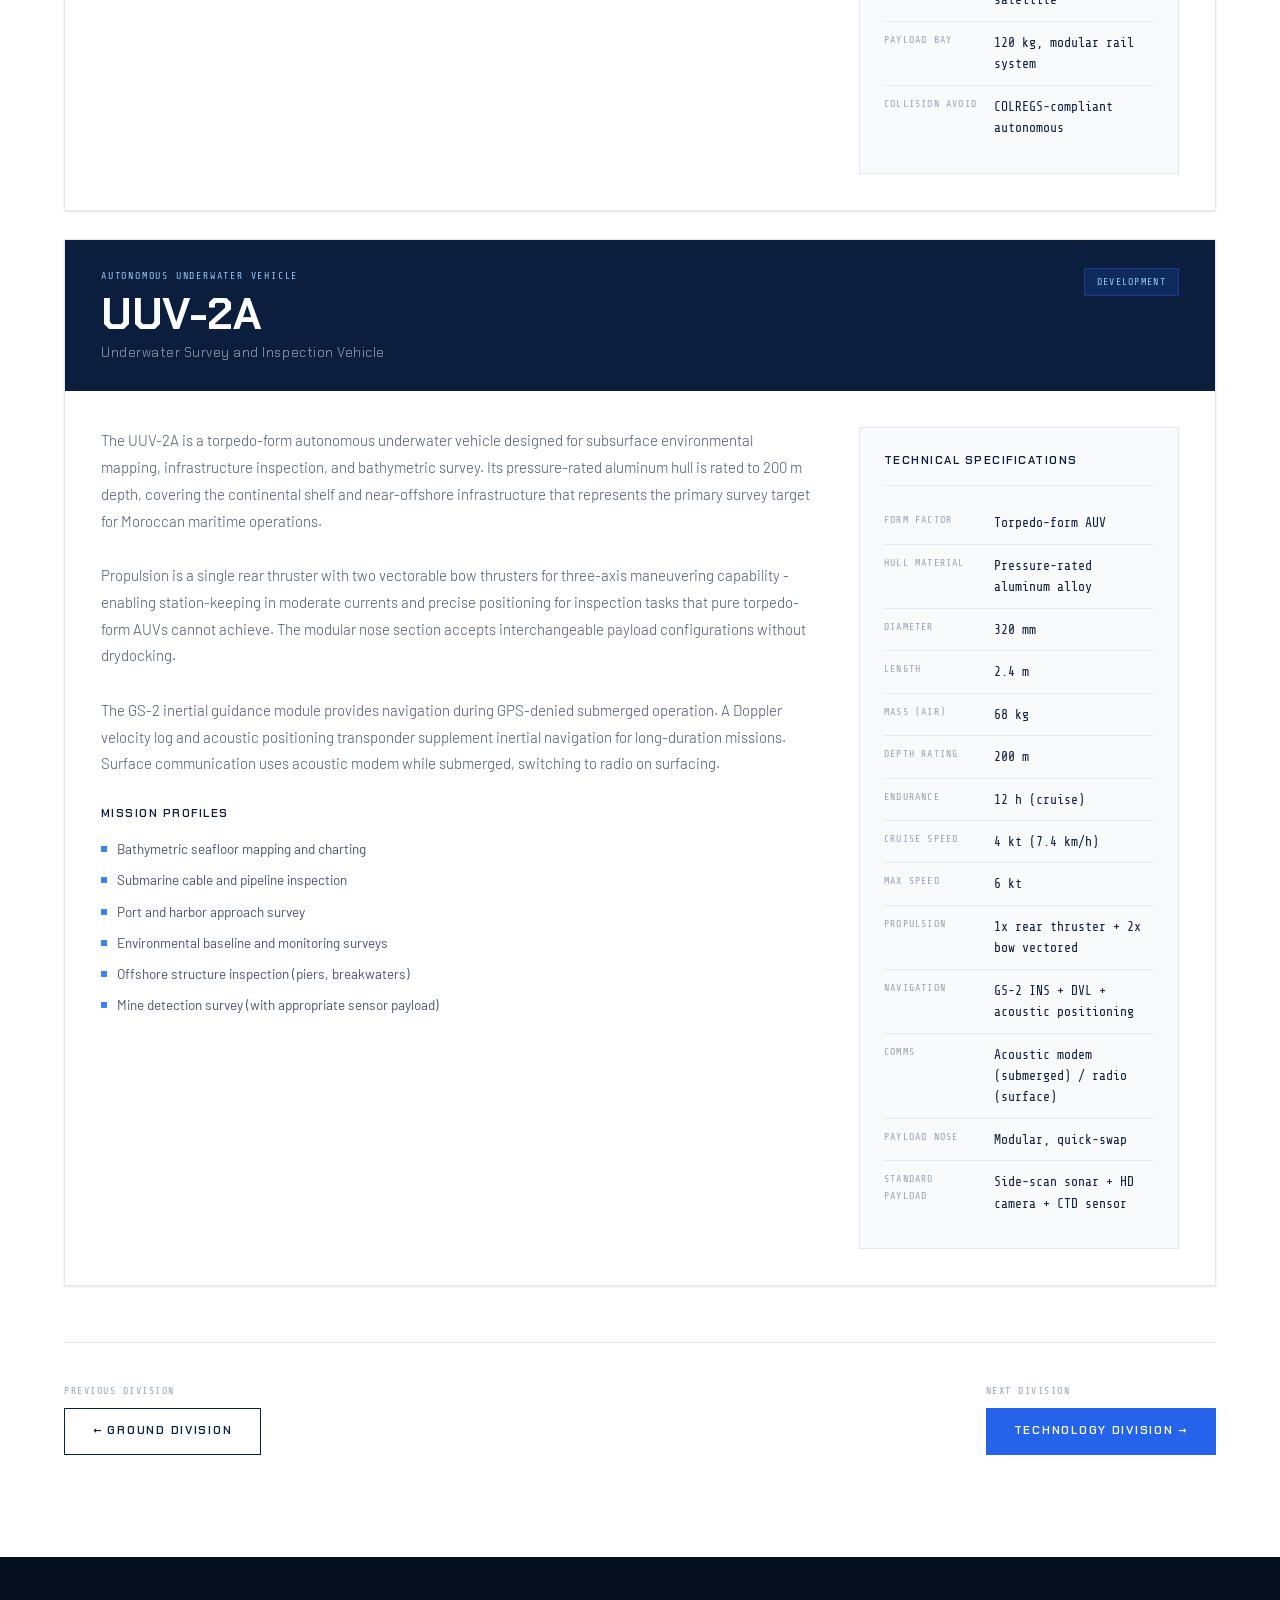
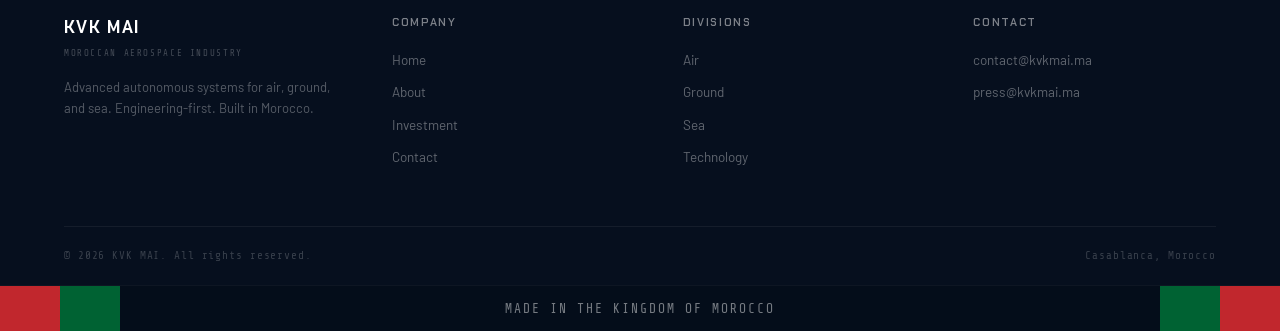
<file: sea.html>
<!DOCTYPE html>
<html lang="en">
<head>
  <meta charset="UTF-8">
  <meta name="viewport" content="width=device-width, initial-scale=1.0">
  <title>Sea Division - KVK MAI</title>
  <link rel="preconnect" href="https://fonts.googleapis.com">
  <link rel="preconnect" href="https://fonts.gstatic.com" crossorigin>
  <link href="https://fonts.googleapis.com/css2?family=Chakra+Petch:wght@300;400;500;600;700&family=Barlow:wght@300;400;500;600&family=Share+Tech+Mono&display=swap" rel="stylesheet">
  <link rel="stylesheet" href="kvk-style.css">
</head>
<body>

  <nav class="nav">
    <div class="nav-inner">
      <a href="index.html" class="nav-brand">
        <span class="nav-brand-name">KVK MAI</span>
        <span class="nav-brand-sub">Moroccan Aerospace Industry</span>
      </a>
      <ul class="nav-menu" id="navMenu">
        <li><a href="index.html"      class="nav-link">Home</a></li>
        <li><a href="about.html"      class="nav-link">About</a></li>
        <li class="nav-has-drop">
          <button class="nav-drop-toggle">Divisions <span class="chev">&#9660;</span></button>
          <ul class="nav-drop-menu">
            <li><a href="air.html"        class="nav-drop-item">Air</a></li>
            <li><a href="ground.html"     class="nav-drop-item">Ground</a></li>
            <li><a href="sea.html"        class="nav-drop-item">Sea</a></li>
            <li><a href="technology.html" class="nav-drop-item">Technology</a></li>
          </ul>
        </li>
        <li><a href="investment.html" class="nav-link">Investment</a></li>
        <li><a href="contact.html"    class="nav-cta">Contact</a></li>
      </ul>
      <button class="nav-burger" id="navBurger"><span></span><span></span><span></span></button>
    </div>
  </nav>

  <div class="page-hero">
    <div class="container">
      <div class="breadcrumb">
        <a href="index.html">Home</a><span class="sep">/</span>
        <span>Divisions</span><span class="sep">/</span>
        <span>Sea</span>
      </div>
      <div class="page-hero-tag">Division 03</div>
      <h1 class="page-title">Sea Division</h1>
      <p class="page-lead">Unmanned surface and underwater vehicles designed for Morocco's Atlantic and Mediterranean operating environments. Built for survey, patrol, and subsurface inspection missions.</p>
    </div>
  </div>

  <section class="section-pad">
    <div class="container">

      <!-- CONTEXT BLOCK -->
      <div class="reveal" style="background:var(--slate-50);border:1px solid var(--slate-200);padding:36px;margin-bottom:56px;display:grid;grid-template-columns:1fr 1fr 1fr;gap:36px">
        <div>
          <div style="font-family:var(--f-mono);font-size:10px;color:var(--blue-500);letter-spacing:.18em;text-transform:uppercase;margin-bottom:8px">Operating Environment</div>
          <div style="font-family:var(--f-display);font-size:14px;font-weight:600;color:var(--navy-800);letter-spacing:.03em">Atlantic + Mediterranean</div>
          <div style="font-size:13px;color:var(--slate-500);margin-top:6px">Dual-coast operational design basis. Sea state 4 minimum operability requirement for all surface platforms.</div>
        </div>
        <div>
          <div style="font-family:var(--f-mono);font-size:10px;color:var(--blue-500);letter-spacing:.18em;text-transform:uppercase;margin-bottom:8px">Coastline Coverage</div>
          <div style="font-family:var(--f-display);font-size:14px;font-weight:600;color:var(--navy-800);letter-spacing:.03em">3,500 km</div>
          <div style="font-size:13px;color:var(--slate-500);margin-top:6px">Morocco's total coastline length - one of the longest on the African continent. High-value target for autonomous maritime monitoring.</div>
        </div>
        <div>
          <div style="font-family:var(--f-mono);font-size:10px;color:var(--blue-500);letter-spacing:.18em;text-transform:uppercase;margin-bottom:8px">Active Programs</div>
          <div style="font-family:var(--f-display);font-size:14px;font-weight:600;color:var(--navy-800);letter-spacing:.03em">2 Platforms</div>
          <div style="font-size:13px;color:var(--slate-500);margin-top:6px">USV-5 surface vehicle and UUV-2A underwater vehicle currently in development. Further platforms planned.</div>
        </div>
      </div>

      <!-- USV-5 -->
      <div class="product-card reveal">
        <div class="product-card-head">
          <div class="prod-meta">
            <span class="prod-type-badge">Unmanned Surface Vehicle</span>
            <div class="prod-desig">USV-5</div>
            <div class="prod-fullname">Autonomous Surface Patrol and Survey Vehicle</div>
          </div>
          <span class="status-badge s-dev">Development</span>
        </div>
        <div class="product-card-body">
          <div>
            <p class="product-desc">The USV-5 is a 5.2-meter catamaran-hull unmanned surface vehicle designed for coastal patrol, hydrographic survey, and environmental monitoring. The twin-hull configuration provides superior stability in beam seas compared to monohull designs of equivalent length, enabling reliable sensor operation at sea state 4 without stabilization hardware.</p>
            <p class="product-desc">Propulsion is via twin outboard electric motors with full redundancy. Navigation is handled by a tightly coupled GS-2 INS/GNSS module with AIS transponder integration. The modular amidship payload bay supports sensor configuration changes without returning to a maintenance facility - antenna arrays, sonar transducers, and optical systems mount via a standardized rail and connector system.</p>
            <p class="product-desc">Communications use the CM-4A module for encrypted line-of-sight links, supplemented by Iridium satellite for over-the-horizon operations. An autonomous collision avoidance system implements COLREGS-compliant behavior for safe operation in mixed maritime traffic.</p>
            <div class="missions-head">Mission Profiles</div>
            <ul class="missions-list">
              <li class="mission-item">Coastal border patrol and intrusion detection</li>
              <li class="mission-item">Hydrographic and bathymetric survey</li>
              <li class="mission-item">Oceanographic data collection (CTD, water sampling)</li>
              <li class="mission-item">Port and harbor perimeter security</li>
              <li class="mission-item">Search and rescue coordination platform</li>
              <li class="mission-item">Persistent environmental monitoring</li>
            </ul>
          </div>
          <div class="specs-panel">
            <div class="specs-panel-title">Technical Specifications</div>
            <table class="specs-table">
              <tr><td class="s-label">Hull Config</td><td class="s-value">Catamaran, HDPE / composite</td></tr>
              <tr><td class="s-label">Hull Length</td><td class="s-value">5.2 m</td></tr>
              <tr><td class="s-label">Beam</td><td class="s-value">2.8 m</td></tr>
              <tr><td class="s-label">Displacement</td><td class="s-value">650 kg (full load)</td></tr>
              <tr><td class="s-label">Propulsion</td><td class="s-value">Twin electric outboard (2 x 15 kW)</td></tr>
              <tr><td class="s-label">Max Speed</td><td class="s-value">12 kt (22 km/h)</td></tr>
              <tr><td class="s-label">Cruise Speed</td><td class="s-value">6 kt</td></tr>
              <tr><td class="s-label">Endurance</td><td class="s-value">72 h (cruise mode)</td></tr>
              <tr><td class="s-label">Range</td><td class="s-value">1,200 km (est.)</td></tr>
              <tr><td class="s-label">Sea State</td><td class="s-value">SS4 operational minimum</td></tr>
              <tr><td class="s-label">Navigation</td><td class="s-value">GS-2 INS/GNSS + AIS</td></tr>
              <tr><td class="s-label">Comms</td><td class="s-value">CM-4A + Iridium satellite</td></tr>
              <tr><td class="s-label">Payload Bay</td><td class="s-value">120 kg, modular rail system</td></tr>
              <tr><td class="s-label">Collision Avoid</td><td class="s-value">COLREGS-compliant autonomous</td></tr>
            </table>
          </div>
        </div>
      </div>

      <!-- UUV-2A -->
      <div class="product-card reveal">
        <div class="product-card-head">
          <div class="prod-meta">
            <span class="prod-type-badge">Autonomous Underwater Vehicle</span>
            <div class="prod-desig">UUV-2A</div>
            <div class="prod-fullname">Underwater Survey and Inspection Vehicle</div>
          </div>
          <span class="status-badge s-dev">Development</span>
        </div>
        <div class="product-card-body">
          <div>
            <p class="product-desc">The UUV-2A is a torpedo-form autonomous underwater vehicle designed for subsurface environmental mapping, infrastructure inspection, and bathymetric survey. Its pressure-rated aluminum hull is rated to 200 m depth, covering the continental shelf and near-offshore infrastructure that represents the primary survey target for Moroccan maritime operations.</p>
            <p class="product-desc">Propulsion is a single rear thruster with two vectorable bow thrusters for three-axis maneuvering capability - enabling station-keeping in moderate currents and precise positioning for inspection tasks that pure torpedo-form AUVs cannot achieve. The modular nose section accepts interchangeable payload configurations without drydocking.</p>
            <p class="product-desc">The GS-2 inertial guidance module provides navigation during GPS-denied submerged operation. A Doppler velocity log and acoustic positioning transponder supplement inertial navigation for long-duration missions. Surface communication uses acoustic modem while submerged, switching to radio on surfacing.</p>
            <div class="missions-head">Mission Profiles</div>
            <ul class="missions-list">
              <li class="mission-item">Bathymetric seafloor mapping and charting</li>
              <li class="mission-item">Submarine cable and pipeline inspection</li>
              <li class="mission-item">Port and harbor approach survey</li>
              <li class="mission-item">Environmental baseline and monitoring surveys</li>
              <li class="mission-item">Offshore structure inspection (piers, breakwaters)</li>
              <li class="mission-item">Mine detection survey (with appropriate sensor payload)</li>
            </ul>
          </div>
          <div class="specs-panel">
            <div class="specs-panel-title">Technical Specifications</div>
            <table class="specs-table">
              <tr><td class="s-label">Form Factor</td><td class="s-value">Torpedo-form AUV</td></tr>
              <tr><td class="s-label">Hull Material</td><td class="s-value">Pressure-rated aluminum alloy</td></tr>
              <tr><td class="s-label">Diameter</td><td class="s-value">320 mm</td></tr>
              <tr><td class="s-label">Length</td><td class="s-value">2.4 m</td></tr>
              <tr><td class="s-label">Mass (air)</td><td class="s-value">68 kg</td></tr>
              <tr><td class="s-label">Depth Rating</td><td class="s-value">200 m</td></tr>
              <tr><td class="s-label">Endurance</td><td class="s-value">12 h (cruise)</td></tr>
              <tr><td class="s-label">Cruise Speed</td><td class="s-value">4 kt (7.4 km/h)</td></tr>
              <tr><td class="s-label">Max Speed</td><td class="s-value">6 kt</td></tr>
              <tr><td class="s-label">Propulsion</td><td class="s-value">1x rear thruster + 2x bow vectored</td></tr>
              <tr><td class="s-label">Navigation</td><td class="s-value">GS-2 INS + DVL + acoustic positioning</td></tr>
              <tr><td class="s-label">Comms</td><td class="s-value">Acoustic modem (submerged) / radio (surface)</td></tr>
              <tr><td class="s-label">Payload Nose</td><td class="s-value">Modular, quick-swap</td></tr>
              <tr><td class="s-label">Standard Payload</td><td class="s-value">Side-scan sonar + HD camera + CTD sensor</td></tr>
            </table>
          </div>
        </div>
      </div>

      <div class="reveal" style="margin-top:56px;padding-top:40px;border-top:1px solid var(--slate-200);display:flex;justify-content:space-between;align-items:center;flex-wrap:wrap;gap:20px">
        <div>
          <div style="font-family:var(--f-mono);font-size:10px;color:var(--slate-400);letter-spacing:.15em;text-transform:uppercase;margin-bottom:8px">Previous Division</div>
          <a href="ground.html" class="btn-outline">&#8592; Ground Division</a>
        </div>
        <div>
          <div style="font-family:var(--f-mono);font-size:10px;color:var(--slate-400);letter-spacing:.15em;text-transform:uppercase;margin-bottom:8px">Next Division</div>
          <a href="technology.html" class="btn-blue">Technology Division &#8594;</a>
        </div>
      </div>

    </div>
  </section>

  <footer>
    <div class="footer-inner">
      <div class="footer-main">
        <div>
          <div class="footer-brand-name">KVK MAI</div>
          <div class="footer-brand-sub">Moroccan Aerospace Industry</div>
          <p class="footer-brand-desc">Advanced autonomous systems for air, ground, and sea. Engineering-first. Built in Morocco.</p>
        </div>
        <div>
          <div class="footer-col-title">Company</div>
          <a href="index.html"      class="footer-link">Home</a>
          <a href="about.html"      class="footer-link">About</a>
          <a href="investment.html" class="footer-link">Investment</a>
          <a href="contact.html"    class="footer-link">Contact</a>
        </div>
        <div>
          <div class="footer-col-title">Divisions</div>
          <a href="air.html"        class="footer-link">Air</a>
          <a href="ground.html"     class="footer-link">Ground</a>
          <a href="sea.html"        class="footer-link">Sea</a>
          <a href="technology.html" class="footer-link">Technology</a>
        </div>
        <div>
          <div class="footer-col-title">Contact</div>
          <a href="mailto:contact@kvkmai.ma" class="footer-link">contact@kvkmai.ma</a>
          <a href="mailto:press@kvkmai.ma"   class="footer-link">press@kvkmai.ma</a>
        </div>
      </div>
      <div class="footer-bottom">
        <span class="footer-copy">&copy; 2026 KVK MAI. All rights reserved.</span>
        <span class="footer-copy">Casablanca, Morocco</span>
      </div>
    </div>
    <div class="morocco-bar">
      <div class="m-block-red"></div>
      <div class="m-block-green"></div>
      <div class="m-text">Made in the Kingdom of Morocco</div>
      <div class="m-block-green"></div>
      <div class="m-block-red"></div>
    </div>
  </footer>

  <script>
    document.getElementById('navBurger').addEventListener('click', () => {
      document.getElementById('navMenu').classList.toggle('is-open');
    });
    const obs = new IntersectionObserver((e) => {
      e.forEach(en => { if (en.isIntersecting) { en.target.classList.add('is-vis'); obs.unobserve(en.target); } });
    }, { threshold: 0.08, rootMargin: '0px 0px -40px 0px' });
    document.querySelectorAll('.reveal').forEach(el => obs.observe(el));
  </script>
</body>
</html>
</file>
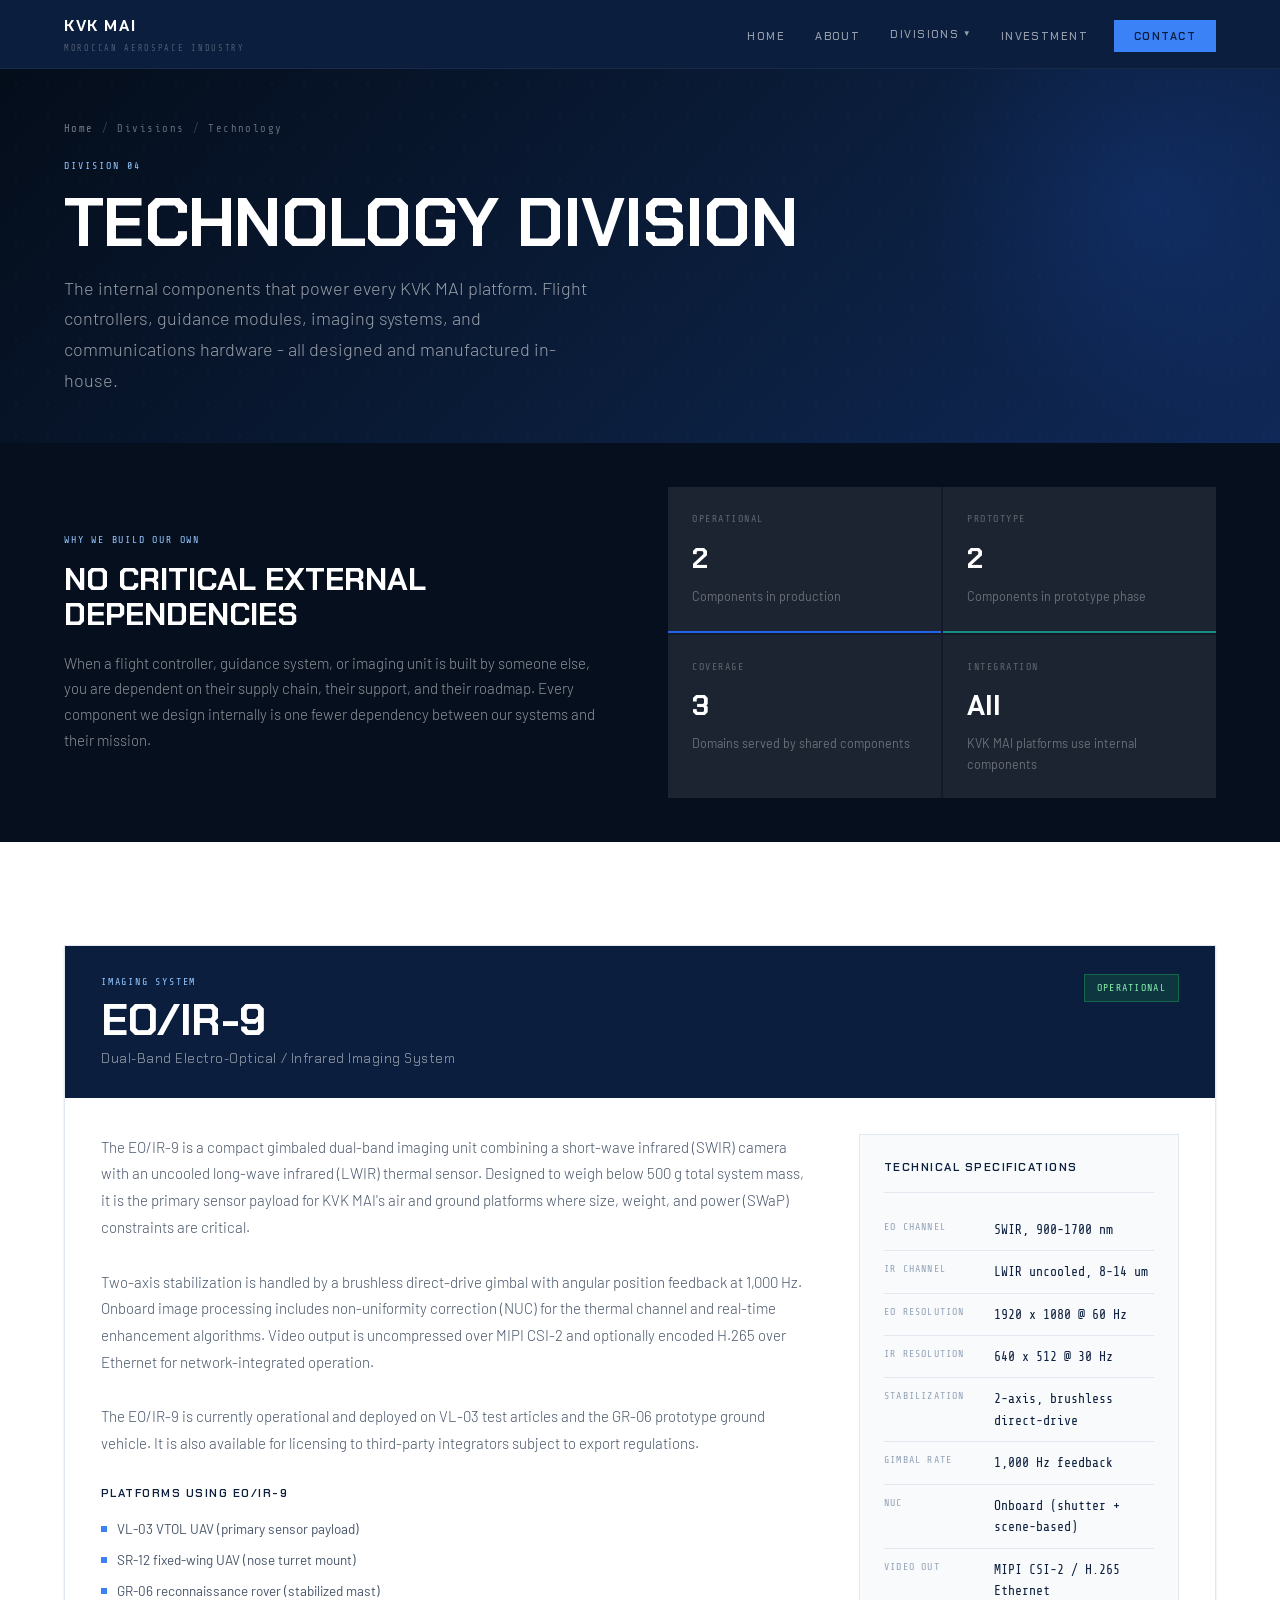
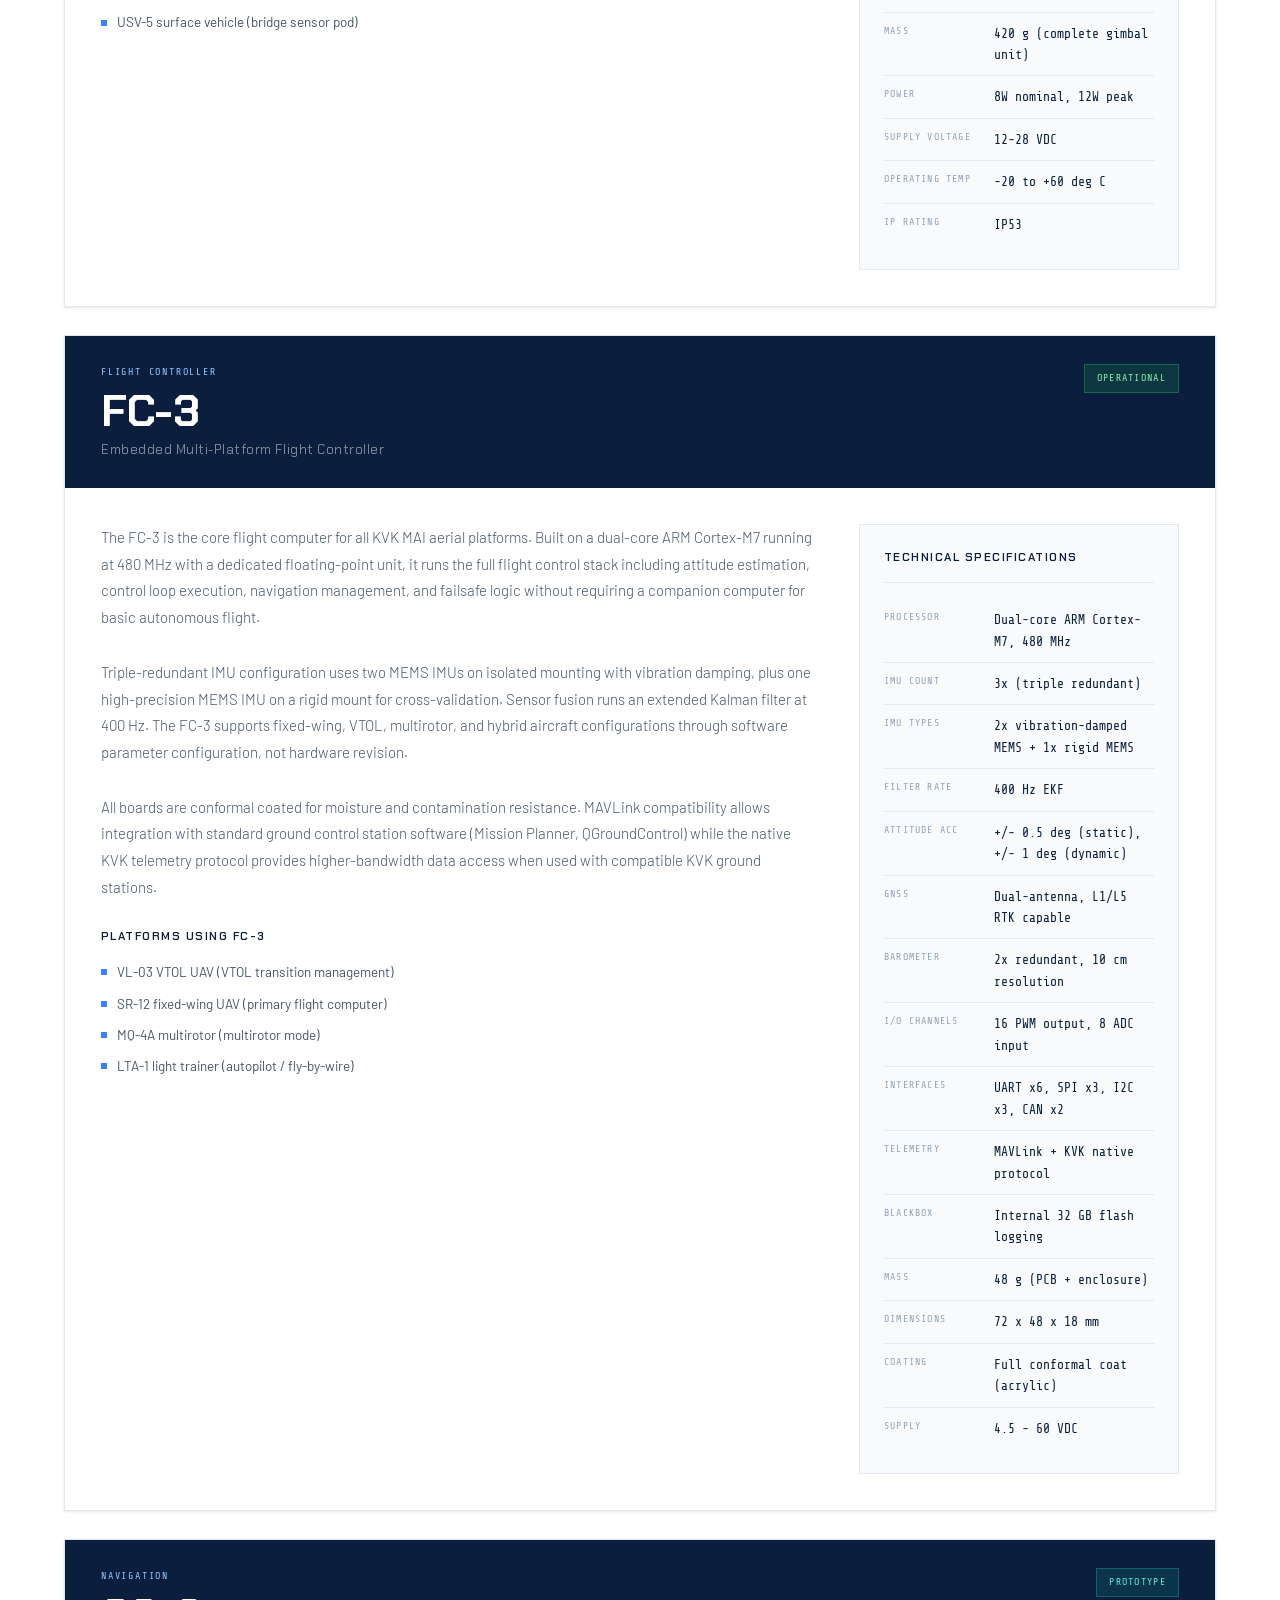
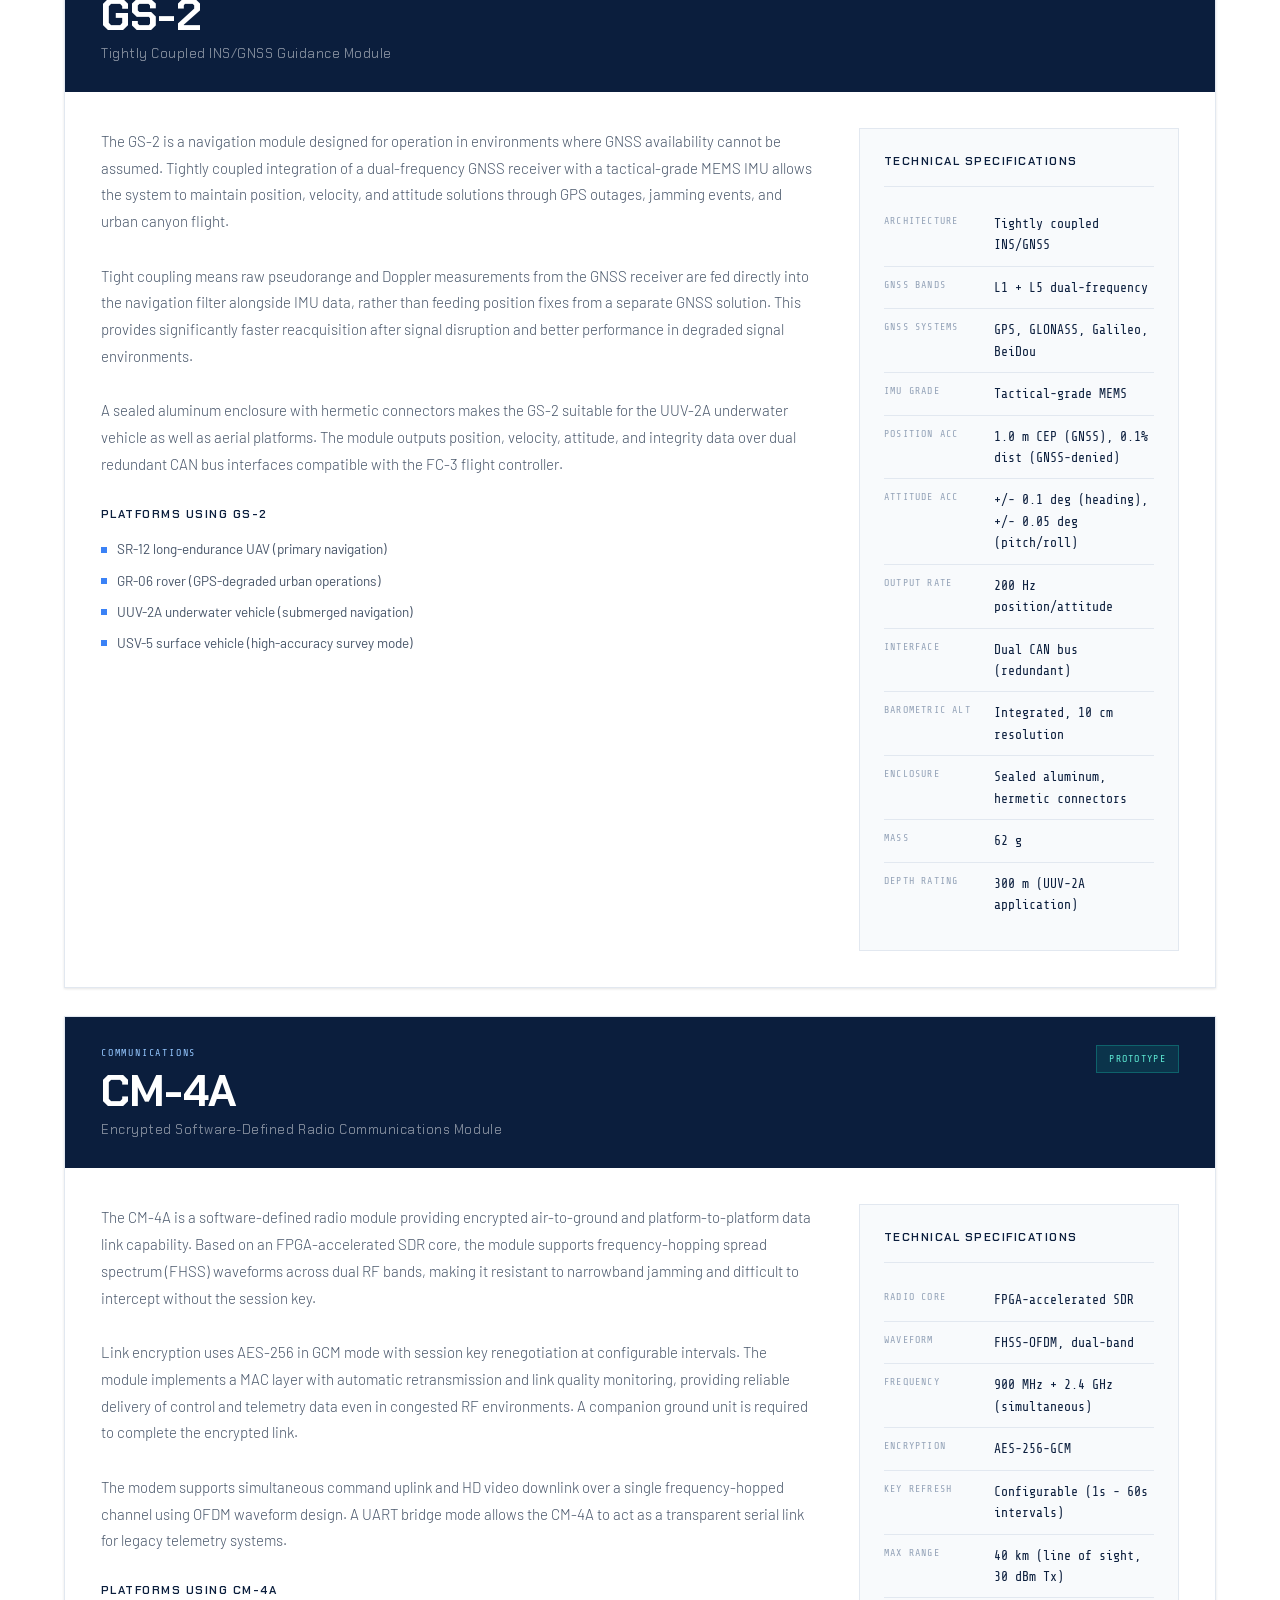
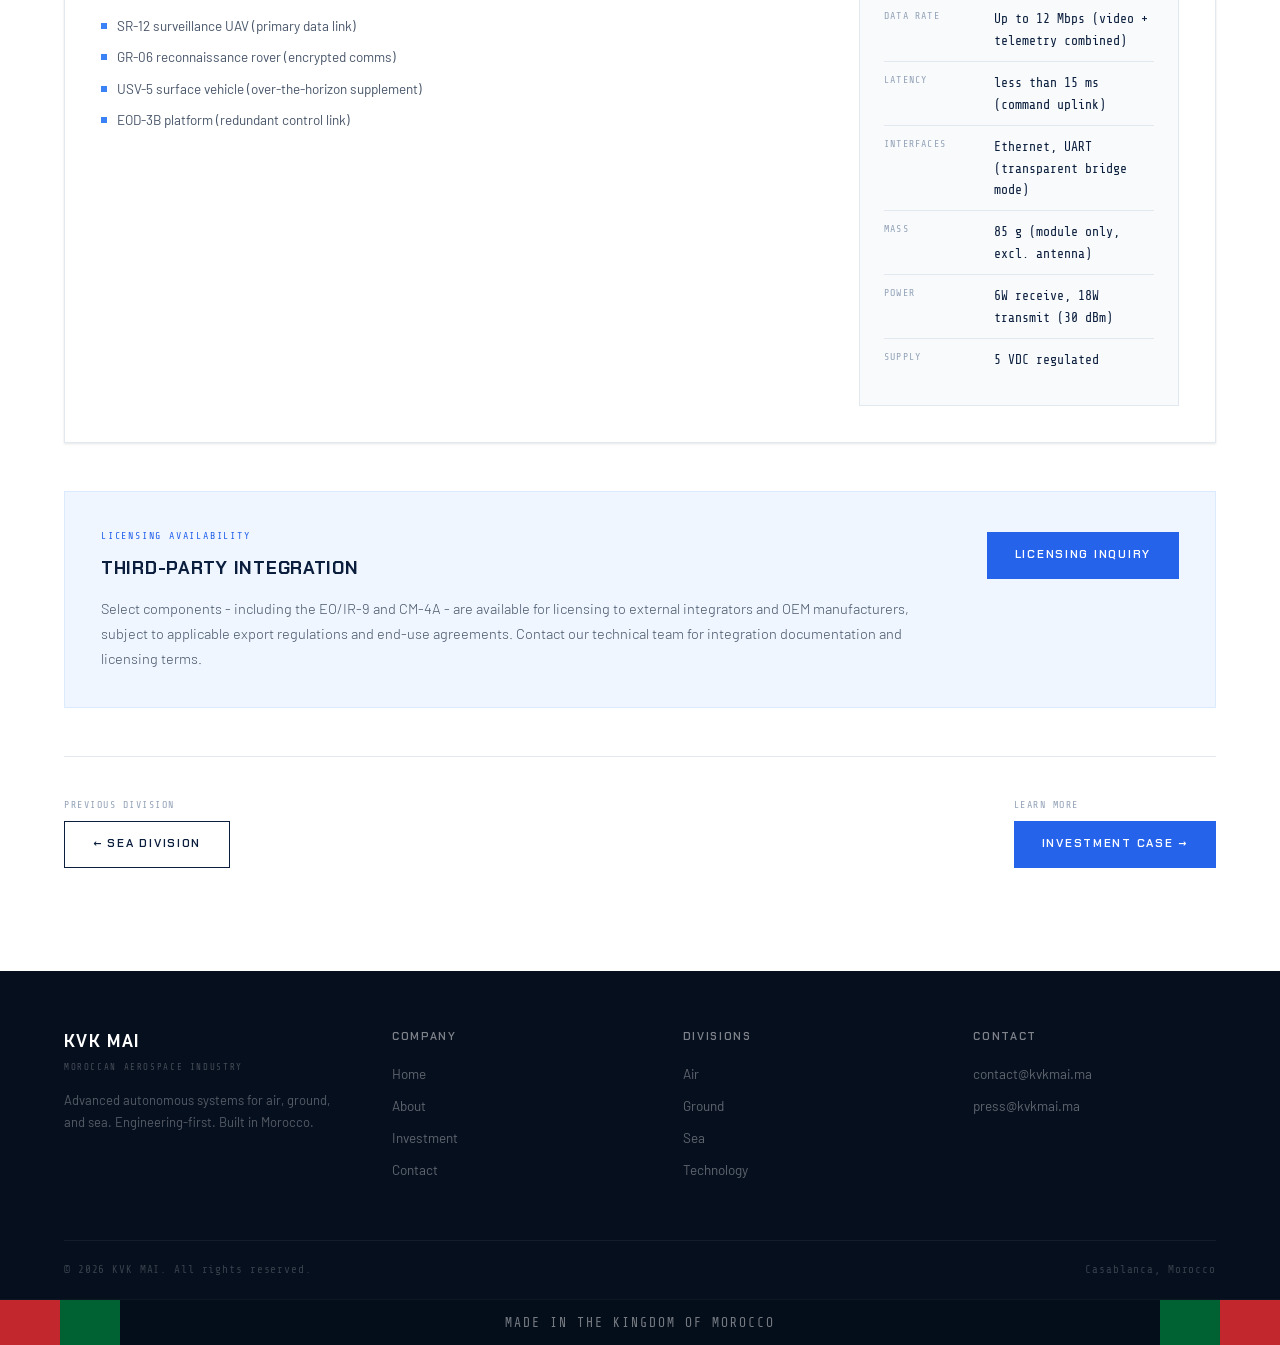
<file: technology.html>
<!DOCTYPE html>
<html lang="en">
<head>
  <meta charset="UTF-8">
  <meta name="viewport" content="width=device-width, initial-scale=1.0">
  <title>Technology Division - KVK MAI</title>
  <link rel="preconnect" href="https://fonts.googleapis.com">
  <link rel="preconnect" href="https://fonts.gstatic.com" crossorigin>
  <link href="https://fonts.googleapis.com/css2?family=Chakra+Petch:wght@300;400;500;600;700&family=Barlow:wght@300;400;500;600&family=Share+Tech+Mono&display=swap" rel="stylesheet">
  <link rel="stylesheet" href="kvk-style.css">
</head>
<body>

  <nav class="nav">
    <div class="nav-inner">
      <a href="index.html" class="nav-brand">
        <span class="nav-brand-name">KVK MAI</span>
        <span class="nav-brand-sub">Moroccan Aerospace Industry</span>
      </a>
      <ul class="nav-menu" id="navMenu">
        <li><a href="index.html"      class="nav-link">Home</a></li>
        <li><a href="about.html"      class="nav-link">About</a></li>
        <li class="nav-has-drop">
          <button class="nav-drop-toggle">Divisions <span class="chev">&#9660;</span></button>
          <ul class="nav-drop-menu">
            <li><a href="air.html"        class="nav-drop-item">Air</a></li>
            <li><a href="ground.html"     class="nav-drop-item">Ground</a></li>
            <li><a href="sea.html"        class="nav-drop-item">Sea</a></li>
            <li><a href="technology.html" class="nav-drop-item">Technology</a></li>
          </ul>
        </li>
        <li><a href="investment.html" class="nav-link">Investment</a></li>
        <li><a href="contact.html"    class="nav-cta">Contact</a></li>
      </ul>
      <button class="nav-burger" id="navBurger"><span></span><span></span><span></span></button>
    </div>
  </nav>

  <div class="page-hero">
    <div class="container">
      <div class="breadcrumb">
        <a href="index.html">Home</a><span class="sep">/</span>
        <span>Divisions</span><span class="sep">/</span>
        <span>Technology</span>
      </div>
      <div class="page-hero-tag">Division 04</div>
      <h1 class="page-title">Technology Division</h1>
      <p class="page-lead">The internal components that power every KVK MAI platform. Flight controllers, guidance modules, imaging systems, and communications hardware - all designed and manufactured in-house.</p>
    </div>
  </div>

  <!-- PHILOSOPHY STRIP -->
  <div style="background:var(--navy-900);padding:44px var(--pad-h)">
    <div style="max-width:var(--max-w);margin:0 auto;display:grid;grid-template-columns:1fr 1fr;gap:56px;align-items:center">
      <div>
        <div style="font-family:var(--f-mono);font-size:10px;color:var(--blue-300);letter-spacing:.18em;text-transform:uppercase;margin-bottom:14px">Why We Build Our Own</div>
        <h2 style="font-family:var(--f-display);font-size:clamp(22px,2.8vw,32px);font-weight:700;color:white;text-transform:uppercase;line-height:1.1;margin-bottom:18px">No Critical External Dependencies</h2>
        <p style="font-size:15px;font-weight:300;color:rgba(255,255,255,0.55);line-height:1.72">When a flight controller, guidance system, or imaging unit is built by someone else, you are dependent on their supply chain, their support, and their roadmap. Every component we design internally is one fewer dependency between our systems and their mission.</p>
      </div>
      <div style="display:grid;grid-template-columns:1fr 1fr;gap:2px;background:rgba(255,255,255,0.05)">
        <div style="background:rgba(255,255,255,0.04);padding:24px;border-bottom:2px solid var(--blue-500)">
          <div style="font-family:var(--f-mono);font-size:10px;color:rgba(255,255,255,0.3);letter-spacing:.15em;text-transform:uppercase;margin-bottom:8px">Operational</div>
          <div style="font-family:var(--f-display);font-size:28px;font-weight:700;color:white">2</div>
          <div style="font-size:12.5px;color:rgba(255,255,255,0.35);margin-top:4px">Components in production</div>
        </div>
        <div style="background:rgba(255,255,255,0.04);padding:24px;border-bottom:2px solid rgba(20,184,166,0.7)">
          <div style="font-family:var(--f-mono);font-size:10px;color:rgba(255,255,255,0.3);letter-spacing:.15em;text-transform:uppercase;margin-bottom:8px">Prototype</div>
          <div style="font-family:var(--f-display);font-size:28px;font-weight:700;color:white">2</div>
          <div style="font-size:12.5px;color:rgba(255,255,255,0.35);margin-top:4px">Components in prototype phase</div>
        </div>
        <div style="background:rgba(255,255,255,0.04);padding:24px">
          <div style="font-family:var(--f-mono);font-size:10px;color:rgba(255,255,255,0.3);letter-spacing:.15em;text-transform:uppercase;margin-bottom:8px">Coverage</div>
          <div style="font-family:var(--f-display);font-size:28px;font-weight:700;color:white">3</div>
          <div style="font-size:12.5px;color:rgba(255,255,255,0.35);margin-top:4px">Domains served by shared components</div>
        </div>
        <div style="background:rgba(255,255,255,0.04);padding:24px">
          <div style="font-family:var(--f-mono);font-size:10px;color:rgba(255,255,255,0.3);letter-spacing:.15em;text-transform:uppercase;margin-bottom:8px">Integration</div>
          <div style="font-family:var(--f-display);font-size:28px;font-weight:700;color:white">All</div>
          <div style="font-size:12.5px;color:rgba(255,255,255,0.35);margin-top:4px">KVK MAI platforms use internal components</div>
        </div>
      </div>
    </div>
  </div>

  <section class="section-pad">
    <div class="container">

      <!-- EO/IR-9 -->
      <div class="product-card reveal">
        <div class="product-card-head">
          <div class="prod-meta">
            <span class="prod-type-badge">Imaging System</span>
            <div class="prod-desig">EO/IR-9</div>
            <div class="prod-fullname">Dual-Band Electro-Optical / Infrared Imaging System</div>
          </div>
          <span class="status-badge s-ops">Operational</span>
        </div>
        <div class="product-card-body">
          <div>
            <p class="product-desc">The EO/IR-9 is a compact gimbaled dual-band imaging unit combining a short-wave infrared (SWIR) camera with an uncooled long-wave infrared (LWIR) thermal sensor. Designed to weigh below 500 g total system mass, it is the primary sensor payload for KVK MAI's air and ground platforms where size, weight, and power (SWaP) constraints are critical.</p>
            <p class="product-desc">Two-axis stabilization is handled by a brushless direct-drive gimbal with angular position feedback at 1,000 Hz. Onboard image processing includes non-uniformity correction (NUC) for the thermal channel and real-time enhancement algorithms. Video output is uncompressed over MIPI CSI-2 and optionally encoded H.265 over Ethernet for network-integrated operation.</p>
            <p class="product-desc">The EO/IR-9 is currently operational and deployed on VL-03 test articles and the GR-06 prototype ground vehicle. It is also available for licensing to third-party integrators subject to export regulations.</p>
            <div class="missions-head">Platforms Using EO/IR-9</div>
            <ul class="missions-list">
              <li class="mission-item">VL-03 VTOL UAV (primary sensor payload)</li>
              <li class="mission-item">SR-12 fixed-wing UAV (nose turret mount)</li>
              <li class="mission-item">GR-06 reconnaissance rover (stabilized mast)</li>
              <li class="mission-item">USV-5 surface vehicle (bridge sensor pod)</li>
            </ul>
          </div>
          <div class="specs-panel">
            <div class="specs-panel-title">Technical Specifications</div>
            <table class="specs-table">
              <tr><td class="s-label">EO Channel</td><td class="s-value">SWIR, 900-1700 nm</td></tr>
              <tr><td class="s-label">IR Channel</td><td class="s-value">LWIR uncooled, 8-14 um</td></tr>
              <tr><td class="s-label">EO Resolution</td><td class="s-value">1920 x 1080 @ 60 Hz</td></tr>
              <tr><td class="s-label">IR Resolution</td><td class="s-value">640 x 512 @ 30 Hz</td></tr>
              <tr><td class="s-label">Stabilization</td><td class="s-value">2-axis, brushless direct-drive</td></tr>
              <tr><td class="s-label">Gimbal Rate</td><td class="s-value">1,000 Hz feedback</td></tr>
              <tr><td class="s-label">NUC</td><td class="s-value">Onboard (shutter + scene-based)</td></tr>
              <tr><td class="s-label">Video Out</td><td class="s-value">MIPI CSI-2 / H.265 Ethernet</td></tr>
              <tr><td class="s-label">Mass</td><td class="s-value">420 g (complete gimbal unit)</td></tr>
              <tr><td class="s-label">Power</td><td class="s-value">8W nominal, 12W peak</td></tr>
              <tr><td class="s-label">Supply Voltage</td><td class="s-value">12-28 VDC</td></tr>
              <tr><td class="s-label">Operating Temp</td><td class="s-value">-20 to +60 deg C</td></tr>
              <tr><td class="s-label">IP Rating</td><td class="s-value">IP53</td></tr>
            </table>
          </div>
        </div>
      </div>

      <!-- FC-3 -->
      <div class="product-card reveal">
        <div class="product-card-head">
          <div class="prod-meta">
            <span class="prod-type-badge">Flight Controller</span>
            <div class="prod-desig">FC-3</div>
            <div class="prod-fullname">Embedded Multi-Platform Flight Controller</div>
          </div>
          <span class="status-badge s-ops">Operational</span>
        </div>
        <div class="product-card-body">
          <div>
            <p class="product-desc">The FC-3 is the core flight computer for all KVK MAI aerial platforms. Built on a dual-core ARM Cortex-M7 running at 480 MHz with a dedicated floating-point unit, it runs the full flight control stack including attitude estimation, control loop execution, navigation management, and failsafe logic without requiring a companion computer for basic autonomous flight.</p>
            <p class="product-desc">Triple-redundant IMU configuration uses two MEMS IMUs on isolated mounting with vibration damping, plus one high-precision MEMS IMU on a rigid mount for cross-validation. Sensor fusion runs an extended Kalman filter at 400 Hz. The FC-3 supports fixed-wing, VTOL, multirotor, and hybrid aircraft configurations through software parameter configuration, not hardware revision.</p>
            <p class="product-desc">All boards are conformal coated for moisture and contamination resistance. MAVLink compatibility allows integration with standard ground control station software (Mission Planner, QGroundControl) while the native KVK telemetry protocol provides higher-bandwidth data access when used with compatible KVK ground stations.</p>
            <div class="missions-head">Platforms Using FC-3</div>
            <ul class="missions-list">
              <li class="mission-item">VL-03 VTOL UAV (VTOL transition management)</li>
              <li class="mission-item">SR-12 fixed-wing UAV (primary flight computer)</li>
              <li class="mission-item">MQ-4A multirotor (multirotor mode)</li>
              <li class="mission-item">LTA-1 light trainer (autopilot / fly-by-wire)</li>
            </ul>
          </div>
          <div class="specs-panel">
            <div class="specs-panel-title">Technical Specifications</div>
            <table class="specs-table">
              <tr><td class="s-label">Processor</td><td class="s-value">Dual-core ARM Cortex-M7, 480 MHz</td></tr>
              <tr><td class="s-label">IMU Count</td><td class="s-value">3x (triple redundant)</td></tr>
              <tr><td class="s-label">IMU Types</td><td class="s-value">2x vibration-damped MEMS + 1x rigid MEMS</td></tr>
              <tr><td class="s-label">Filter Rate</td><td class="s-value">400 Hz EKF</td></tr>
              <tr><td class="s-label">Attitude Acc</td><td class="s-value">+/- 0.5 deg (static), +/- 1 deg (dynamic)</td></tr>
              <tr><td class="s-label">GNSS</td><td class="s-value">Dual-antenna, L1/L5 RTK capable</td></tr>
              <tr><td class="s-label">Barometer</td><td class="s-value">2x redundant, 10 cm resolution</td></tr>
              <tr><td class="s-label">I/O Channels</td><td class="s-value">16 PWM output, 8 ADC input</td></tr>
              <tr><td class="s-label">Interfaces</td><td class="s-value">UART x6, SPI x3, I2C x3, CAN x2</td></tr>
              <tr><td class="s-label">Telemetry</td><td class="s-value">MAVLink + KVK native protocol</td></tr>
              <tr><td class="s-label">Blackbox</td><td class="s-value">Internal 32 GB flash logging</td></tr>
              <tr><td class="s-label">Mass</td><td class="s-value">48 g (PCB + enclosure)</td></tr>
              <tr><td class="s-label">Dimensions</td><td class="s-value">72 x 48 x 18 mm</td></tr>
              <tr><td class="s-label">Coating</td><td class="s-value">Full conformal coat (acrylic)</td></tr>
              <tr><td class="s-label">Supply</td><td class="s-value">4.5 - 60 VDC</td></tr>
            </table>
          </div>
        </div>
      </div>

      <!-- GS-2 -->
      <div class="product-card reveal">
        <div class="product-card-head">
          <div class="prod-meta">
            <span class="prod-type-badge">Navigation</span>
            <div class="prod-desig">GS-2</div>
            <div class="prod-fullname">Tightly Coupled INS/GNSS Guidance Module</div>
          </div>
          <span class="status-badge s-proto">Prototype</span>
        </div>
        <div class="product-card-body">
          <div>
            <p class="product-desc">The GS-2 is a navigation module designed for operation in environments where GNSS availability cannot be assumed. Tightly coupled integration of a dual-frequency GNSS receiver with a tactical-grade MEMS IMU allows the system to maintain position, velocity, and attitude solutions through GPS outages, jamming events, and urban canyon flight.</p>
            <p class="product-desc">Tight coupling means raw pseudorange and Doppler measurements from the GNSS receiver are fed directly into the navigation filter alongside IMU data, rather than feeding position fixes from a separate GNSS solution. This provides significantly faster reacquisition after signal disruption and better performance in degraded signal environments.</p>
            <p class="product-desc">A sealed aluminum enclosure with hermetic connectors makes the GS-2 suitable for the UUV-2A underwater vehicle as well as aerial platforms. The module outputs position, velocity, attitude, and integrity data over dual redundant CAN bus interfaces compatible with the FC-3 flight controller.</p>
            <div class="missions-head">Platforms Using GS-2</div>
            <ul class="missions-list">
              <li class="mission-item">SR-12 long-endurance UAV (primary navigation)</li>
              <li class="mission-item">GR-06 rover (GPS-degraded urban operations)</li>
              <li class="mission-item">UUV-2A underwater vehicle (submerged navigation)</li>
              <li class="mission-item">USV-5 surface vehicle (high-accuracy survey mode)</li>
            </ul>
          </div>
          <div class="specs-panel">
            <div class="specs-panel-title">Technical Specifications</div>
            <table class="specs-table">
              <tr><td class="s-label">Architecture</td><td class="s-value">Tightly coupled INS/GNSS</td></tr>
              <tr><td class="s-label">GNSS Bands</td><td class="s-value">L1 + L5 dual-frequency</td></tr>
              <tr><td class="s-label">GNSS Systems</td><td class="s-value">GPS, GLONASS, Galileo, BeiDou</td></tr>
              <tr><td class="s-label">IMU Grade</td><td class="s-value">Tactical-grade MEMS</td></tr>
              <tr><td class="s-label">Position Acc</td><td class="s-value">1.0 m CEP (GNSS), 0.1% dist (GNSS-denied)</td></tr>
              <tr><td class="s-label">Attitude Acc</td><td class="s-value">+/- 0.1 deg (heading), +/- 0.05 deg (pitch/roll)</td></tr>
              <tr><td class="s-label">Output Rate</td><td class="s-value">200 Hz position/attitude</td></tr>
              <tr><td class="s-label">Interface</td><td class="s-value">Dual CAN bus (redundant)</td></tr>
              <tr><td class="s-label">Barometric Alt</td><td class="s-value">Integrated, 10 cm resolution</td></tr>
              <tr><td class="s-label">Enclosure</td><td class="s-value">Sealed aluminum, hermetic connectors</td></tr>
              <tr><td class="s-label">Mass</td><td class="s-value">62 g</td></tr>
              <tr><td class="s-label">Depth Rating</td><td class="s-value">300 m (UUV-2A application)</td></tr>
            </table>
          </div>
        </div>
      </div>

      <!-- CM-4A -->
      <div class="product-card reveal">
        <div class="product-card-head">
          <div class="prod-meta">
            <span class="prod-type-badge">Communications</span>
            <div class="prod-desig">CM-4A</div>
            <div class="prod-fullname">Encrypted Software-Defined Radio Communications Module</div>
          </div>
          <span class="status-badge s-proto">Prototype</span>
        </div>
        <div class="product-card-body">
          <div>
            <p class="product-desc">The CM-4A is a software-defined radio module providing encrypted air-to-ground and platform-to-platform data link capability. Based on an FPGA-accelerated SDR core, the module supports frequency-hopping spread spectrum (FHSS) waveforms across dual RF bands, making it resistant to narrowband jamming and difficult to intercept without the session key.</p>
            <p class="product-desc">Link encryption uses AES-256 in GCM mode with session key renegotiation at configurable intervals. The module implements a MAC layer with automatic retransmission and link quality monitoring, providing reliable delivery of control and telemetry data even in congested RF environments. A companion ground unit is required to complete the encrypted link.</p>
            <p class="product-desc">The modem supports simultaneous command uplink and HD video downlink over a single frequency-hopped channel using OFDM waveform design. A UART bridge mode allows the CM-4A to act as a transparent serial link for legacy telemetry systems.</p>
            <div class="missions-head">Platforms Using CM-4A</div>
            <ul class="missions-list">
              <li class="mission-item">SR-12 surveillance UAV (primary data link)</li>
              <li class="mission-item">GR-06 reconnaissance rover (encrypted comms)</li>
              <li class="mission-item">USV-5 surface vehicle (over-the-horizon supplement)</li>
              <li class="mission-item">EOD-3B platform (redundant control link)</li>
            </ul>
          </div>
          <div class="specs-panel">
            <div class="specs-panel-title">Technical Specifications</div>
            <table class="specs-table">
              <tr><td class="s-label">Radio Core</td><td class="s-value">FPGA-accelerated SDR</td></tr>
              <tr><td class="s-label">Waveform</td><td class="s-value">FHSS-OFDM, dual-band</td></tr>
              <tr><td class="s-label">Frequency</td><td class="s-value">900 MHz + 2.4 GHz (simultaneous)</td></tr>
              <tr><td class="s-label">Encryption</td><td class="s-value">AES-256-GCM</td></tr>
              <tr><td class="s-label">Key Refresh</td><td class="s-value">Configurable (1s - 60s intervals)</td></tr>
              <tr><td class="s-label">Max Range</td><td class="s-value">40 km (line of sight, 30 dBm Tx)</td></tr>
              <tr><td class="s-label">Data Rate</td><td class="s-value">Up to 12 Mbps (video + telemetry combined)</td></tr>
              <tr><td class="s-label">Latency</td><td class="s-value">less than 15 ms (command uplink)</td></tr>
              <tr><td class="s-label">Interfaces</td><td class="s-value">Ethernet, UART (transparent bridge mode)</td></tr>
              <tr><td class="s-label">Mass</td><td class="s-value">85 g (module only, excl. antenna)</td></tr>
              <tr><td class="s-label">Power</td><td class="s-value">6W receive, 18W transmit (30 dBm)</td></tr>
              <tr><td class="s-label">Supply</td><td class="s-value">5 VDC regulated</td></tr>
            </table>
          </div>
        </div>
      </div>

      <!-- LICENSING NOTE -->
      <div class="reveal" style="margin-top:48px;background:var(--blue-50);border:1px solid var(--blue-100);padding:36px;display:flex;gap:28px;align-items:flex-start;flex-wrap:wrap">
        <div style="flex:1;min-width:240px">
          <div style="font-family:var(--f-mono);font-size:10px;color:var(--blue-500);letter-spacing:.18em;text-transform:uppercase;margin-bottom:10px">Licensing Availability</div>
          <h3 style="font-family:var(--f-display);font-size:18px;font-weight:700;color:var(--navy-800);text-transform:uppercase;letter-spacing:.04em;margin-bottom:12px">Third-Party Integration</h3>
          <p style="font-size:14.5px;font-weight:300;color:var(--slate-600);line-height:1.72">Select components - including the EO/IR-9 and CM-4A - are available for licensing to external integrators and OEM manufacturers, subject to applicable export regulations and end-use agreements. Contact our technical team for integration documentation and licensing terms.</p>
        </div>
        <div style="flex-shrink:0;padding-top:4px">
          <a href="contact.html" class="btn-blue">Licensing Inquiry</a>
        </div>
      </div>

      <div class="reveal" style="margin-top:48px;padding-top:40px;border-top:1px solid var(--slate-200);display:flex;justify-content:space-between;align-items:center;flex-wrap:wrap;gap:20px">
        <div>
          <div style="font-family:var(--f-mono);font-size:10px;color:var(--slate-400);letter-spacing:.15em;text-transform:uppercase;margin-bottom:8px">Previous Division</div>
          <a href="sea.html" class="btn-outline">&#8592; Sea Division</a>
        </div>
        <div>
          <div style="font-family:var(--f-mono);font-size:10px;color:var(--slate-400);letter-spacing:.15em;text-transform:uppercase;margin-bottom:8px">Learn More</div>
          <a href="investment.html" class="btn-blue">Investment Case &#8594;</a>
        </div>
      </div>

    </div>
  </section>

  <footer>
    <div class="footer-inner">
      <div class="footer-main">
        <div>
          <div class="footer-brand-name">KVK MAI</div>
          <div class="footer-brand-sub">Moroccan Aerospace Industry</div>
          <p class="footer-brand-desc">Advanced autonomous systems for air, ground, and sea. Engineering-first. Built in Morocco.</p>
        </div>
        <div>
          <div class="footer-col-title">Company</div>
          <a href="index.html"      class="footer-link">Home</a>
          <a href="about.html"      class="footer-link">About</a>
          <a href="investment.html" class="footer-link">Investment</a>
          <a href="contact.html"    class="footer-link">Contact</a>
        </div>
        <div>
          <div class="footer-col-title">Divisions</div>
          <a href="air.html"        class="footer-link">Air</a>
          <a href="ground.html"     class="footer-link">Ground</a>
          <a href="sea.html"        class="footer-link">Sea</a>
          <a href="technology.html" class="footer-link">Technology</a>
        </div>
        <div>
          <div class="footer-col-title">Contact</div>
          <a href="mailto:contact@kvkmai.ma" class="footer-link">contact@kvkmai.ma</a>
          <a href="mailto:press@kvkmai.ma"   class="footer-link">press@kvkmai.ma</a>
        </div>
      </div>
      <div class="footer-bottom">
        <span class="footer-copy">&copy; 2026 KVK MAI. All rights reserved.</span>
        <span class="footer-copy">Casablanca, Morocco</span>
      </div>
    </div>
    <div class="morocco-bar">
      <div class="m-block-red"></div>
      <div class="m-block-green"></div>
      <div class="m-text">Made in the Kingdom of Morocco</div>
      <div class="m-block-green"></div>
      <div class="m-block-red"></div>
    </div>
  </footer>

  <script>
    document.getElementById('navBurger').addEventListener('click', () => {
      document.getElementById('navMenu').classList.toggle('is-open');
    });
    const obs = new IntersectionObserver((e) => {
      e.forEach(en => { if (en.isIntersecting) { en.target.classList.add('is-vis'); obs.unobserve(en.target); } });
    }, { threshold: 0.08, rootMargin: '0px 0px -40px 0px' });
    document.querySelectorAll('.reveal').forEach(el => obs.observe(el));
  </script>
</body>
</html>
</file>
<file: kvk-style.css>
/* ================================================================
   KVK MAI — Shared Stylesheet
   Theme: Navy Blue + White + Steel Grey
   Fonts: Chakra Petch (display) · Barlow (body) · Share Tech Mono (data)
================================================================ */

/* ── RESET ── */
*, *::before, *::after { box-sizing: border-box; margin: 0; padding: 0; }
html { scroll-behavior: smooth; }
body { overflow-x: hidden; }
img { display: block; max-width: 100%; }
a { text-decoration: none; color: inherit; }
button { border: none; background: none; font: inherit; cursor: pointer; }
ul { list-style: none; }
input, select, textarea { -webkit-appearance: none; appearance: none; }

/* ── VARIABLES ── */
:root {
  --navy-950: #040D1A;
  --navy-900: #060F1E;
  --navy-800: #0B1E3D;
  --navy-700: #0F2857;
  --navy-600: #1A3A72;

  --blue-700: #1A45B8;
  --blue-600: #1D4ED8;
  --blue-500: #2563EB;
  --blue-400: #3B82F6;
  --blue-300: #93C5FD;
  --blue-100: #DBEAFE;
  --blue-50:  #EFF6FF;

  --slate-800: #1E293B;
  --slate-700: #334155;
  --slate-600: #475569;
  --slate-500: #64748B;
  --slate-400: #94A3B8;
  --slate-300: #CBD5E1;
  --slate-200: #E2E8F0;
  --slate-100: #F1F5F9;
  --slate-50:  #F8FAFC;

  --white: #FFFFFF;

  --morocco-red:   #C1272D;
  --morocco-green: #006233;

  --f-display: 'Chakra Petch', sans-serif;
  --f-body:    'Barlow', sans-serif;
  --f-mono:    'Share Tech Mono', monospace;

  --max-w:      1280px;
  --pad-h:      clamp(20px, 5vw, 72px);
  --section-v:  clamp(60px, 8vw, 112px);
  --nav-h:      68px;

  --shadow-sm:  0 1px 3px rgba(0,0,0,0.07), 0 1px 2px rgba(0,0,0,0.04);
  --shadow-md:  0 4px 16px rgba(0,0,0,0.09), 0 2px 4px rgba(0,0,0,0.05);
  --shadow-lg:  0 16px 48px rgba(0,0,0,0.13), 0 4px 12px rgba(0,0,0,0.07);

  --ease:     cubic-bezier(0.25, 0.46, 0.45, 0.94);
  --ease-out: cubic-bezier(0.16, 1, 0.3, 1);
}

/* ── BASE ── */
body {
  font-family: var(--f-body);
  font-size: 16px;
  line-height: 1.65;
  background: var(--white);
  color: var(--slate-600);
  -webkit-font-smoothing: antialiased;
}

h1, h2, h3, h4 {
  font-family: var(--f-display);
  color: var(--navy-800);
  text-transform: uppercase;
}

/* ── CONTAINER ── */
.container {
  max-width: var(--max-w);
  margin: 0 auto;
  padding-left: var(--pad-h);
  padding-right: var(--pad-h);
}

.section-pad { padding-top: var(--section-v); padding-bottom: var(--section-v); }
.bg-light    { background: var(--slate-50); }
.bg-navy     { background: var(--navy-800); }

/* ── TAGS / LABELS ── */
.tag {
  font-family: var(--f-mono);
  font-size: 11px;
  letter-spacing: 0.18em;
  text-transform: uppercase;
  color: var(--blue-500);
  display: block;
  margin-bottom: 12px;
}

.tag-grey {
  font-family: var(--f-mono);
  font-size: 11px;
  letter-spacing: 0.18em;
  text-transform: uppercase;
  color: var(--slate-400);
  display: block;
  margin-bottom: 12px;
}

/* ── SECTION HEADING ── */
.section-head  { margin-bottom: 48px; }
.section-kicker { margin-bottom: 12px; }

.section-title {
  font-size: clamp(22px, 3vw, 36px);
  font-weight: 700;
  color: var(--navy-800);
  letter-spacing: 0.01em;
  line-height: 1.1;
}

.section-subtitle {
  font-size: 16px;
  font-weight: 300;
  color: var(--slate-500);
  margin-top: 14px;
  max-width: 560px;
  line-height: 1.7;
}

/* ── BUTTONS ── */
.btn-blue {
  display: inline-block;
  font-family: var(--f-display);
  font-size: 11.5px;
  font-weight: 600;
  letter-spacing: 0.15em;
  text-transform: uppercase;
  color: var(--white);
  background: var(--blue-500);
  padding: 14px 28px;
  transition: background 0.2s, transform 0.15s;
}

.btn-blue:hover { background: var(--blue-600); transform: translateY(-1px); }

.btn-navy {
  display: inline-block;
  font-family: var(--f-display);
  font-size: 11.5px;
  font-weight: 600;
  letter-spacing: 0.15em;
  text-transform: uppercase;
  color: var(--white);
  background: var(--navy-800);
  padding: 14px 28px;
  transition: background 0.2s, transform 0.15s;
}

.btn-navy:hover { background: var(--navy-700); transform: translateY(-1px); }

.btn-outline {
  display: inline-block;
  font-family: var(--f-display);
  font-size: 11.5px;
  font-weight: 600;
  letter-spacing: 0.15em;
  text-transform: uppercase;
  color: var(--navy-800);
  border: 1.5px solid var(--navy-800);
  padding: 13px 28px;
  transition: background 0.2s, color 0.2s;
}

.btn-outline:hover { background: var(--navy-800); color: var(--white); }

.btn-white {
  display: inline-block;
  font-family: var(--f-display);
  font-size: 11.5px;
  font-weight: 600;
  letter-spacing: 0.15em;
  text-transform: uppercase;
  color: var(--navy-800);
  background: var(--white);
  padding: 14px 28px;
  transition: background 0.2s, transform 0.15s;
}

.btn-white:hover { background: var(--slate-100); transform: translateY(-1px); }

.btn-ghost-white {
  display: inline-flex;
  align-items: center;
  gap: 10px;
  font-family: var(--f-display);
  font-size: 11.5px;
  font-weight: 500;
  letter-spacing: 0.14em;
  text-transform: uppercase;
  color: rgba(255,255,255,0.65);
  transition: color 0.2s;
}

.btn-ghost-white .arr { transition: transform 0.2s; }
.btn-ghost-white:hover { color: white; }
.btn-ghost-white:hover .arr { transform: translateX(5px); }

/* ── NAVIGATION ── */
.nav {
  position: sticky;
  top: 0;
  z-index: 200;
  background: var(--navy-800);
  border-bottom: 1px solid rgba(255,255,255,0.06);
}

.nav-inner {
  max-width: var(--max-w);
  margin: 0 auto;
  padding: 0 var(--pad-h);
  height: var(--nav-h);
  display: flex;
  align-items: center;
  justify-content: space-between;
}

.nav-brand { display: flex; flex-direction: column; }

.nav-brand-name {
  font-family: var(--f-display);
  font-size: 16px;
  font-weight: 700;
  color: white;
  letter-spacing: 0.1em;
}

.nav-brand-sub {
  font-family: var(--f-mono);
  font-size: 8.5px;
  color: rgba(255,255,255,0.28);
  letter-spacing: 0.2em;
  text-transform: uppercase;
  margin-top: 2px;
}

.nav-menu {
  display: flex;
  align-items: center;
  gap: 2px;
}

.nav-link {
  font-family: var(--f-display);
  font-size: 11px;
  font-weight: 500;
  letter-spacing: 0.13em;
  text-transform: uppercase;
  color: rgba(255,255,255,0.58);
  padding: 8px 14px;
  transition: color 0.2s, background 0.2s;
}

.nav-link:hover, .nav-link.is-active {
  color: white;
  background: rgba(255,255,255,0.07);
}

/* Dropdown */
.nav-has-drop { position: relative; }

.nav-drop-toggle {
  font-family: var(--f-display);
  font-size: 11px;
  font-weight: 500;
  letter-spacing: 0.13em;
  text-transform: uppercase;
  color: rgba(255,255,255,0.58);
  padding: 8px 14px;
  display: flex;
  align-items: center;
  gap: 5px;
  transition: color 0.2s, background 0.2s;
  cursor: pointer;
}

.nav-drop-toggle .chev { font-size: 8px; transition: transform 0.2s; display: inline-block; }

.nav-has-drop:hover .nav-drop-toggle {
  color: white;
  background: rgba(255,255,255,0.07);
}

.nav-has-drop:hover .chev { transform: rotate(180deg); }

.nav-drop-menu {
  position: absolute;
  top: calc(100% + 2px);
  left: 0;
  min-width: 170px;
  background: white;
  border: 1px solid var(--slate-200);
  box-shadow: var(--shadow-lg);
  opacity: 0;
  visibility: hidden;
  transform: translateY(-6px);
  transition: opacity 0.2s var(--ease), transform 0.2s var(--ease), visibility 0.2s;
}

.nav-has-drop:hover .nav-drop-menu {
  opacity: 1;
  visibility: visible;
  transform: none;
}

.nav-drop-item {
  display: block;
  font-family: var(--f-display);
  font-size: 11px;
  font-weight: 500;
  letter-spacing: 0.1em;
  text-transform: uppercase;
  color: var(--slate-700);
  padding: 13px 18px;
  border-bottom: 1px solid var(--slate-100);
  transition: background 0.15s, color 0.15s;
}

.nav-drop-item:last-child { border-bottom: none; }
.nav-drop-item:hover { background: var(--blue-50); color: var(--blue-600); }

.nav-cta {
  font-family: var(--f-display);
  font-size: 11px;
  font-weight: 600;
  letter-spacing: 0.13em;
  text-transform: uppercase;
  color: var(--navy-800);
  background: var(--blue-400);
  padding: 9px 20px;
  margin-left: 10px;
  transition: background 0.2s;
}

.nav-cta:hover { background: var(--blue-500); color: white; }

.nav-burger {
  display: none;
  flex-direction: column;
  gap: 5px;
  padding: 4px;
}

.nav-burger span {
  display: block;
  width: 22px;
  height: 1.5px;
  background: rgba(255,255,255,0.8);
  transition: transform 0.3s, opacity 0.3s;
}

/* ── HOMEPAGE HERO ── */
.home-hero {
  background: linear-gradient(135deg, var(--navy-950) 0%, var(--navy-800) 55%, var(--navy-600) 100%);
  min-height: calc(100vh - var(--nav-h));
  display: flex;
  align-items: center;
  position: relative;
  overflow: hidden;
}

.home-hero::before {
  content: '';
  position: absolute;
  inset: 0;
  background-image: radial-gradient(rgba(255,255,255,0.04) 1px, transparent 1px);
  background-size: 40px 40px;
  pointer-events: none;
}

/* Blue glow top-right */
.home-hero::after {
  content: '';
  position: absolute;
  top: -200px;
  right: -200px;
  width: 700px;
  height: 700px;
  background: radial-gradient(circle, rgba(37,99,235,0.18) 0%, transparent 65%);
  pointer-events: none;
}

.hero-inner {
  position: relative;
  z-index: 2;
  display: grid;
  grid-template-columns: 1fr 440px;
  gap: 64px;
  align-items: center;
}

.hero-kicker {
  display: flex;
  align-items: center;
  gap: 14px;
  margin-bottom: 32px;
  opacity: 0;
  animation: riseIn 0.7s var(--ease-out) 0.2s forwards;
}

.hero-kicker::before {
  content: '';
  display: block;
  width: 28px;
  height: 1px;
  background: var(--blue-400);
}

.hero-kicker span {
  font-family: var(--f-mono);
  font-size: 11px;
  letter-spacing: 0.18em;
  text-transform: uppercase;
  color: var(--blue-300);
}

.hero-title {
  font-family: var(--f-display);
  font-size: clamp(60px, 9.5vw, 136px);
  font-weight: 700;
  line-height: 0.88;
  letter-spacing: -0.025em;
  text-transform: uppercase;
  color: white;
  opacity: 0;
  animation: riseIn 0.9s var(--ease-out) 0.4s forwards;
}

.hero-title .outline {
  color: transparent;
  -webkit-text-stroke: 1px rgba(255,255,255,0.28);
}

.hero-sub {
  font-size: clamp(15px, 1.5vw, 18px);
  font-weight: 300;
  color: rgba(255,255,255,0.62);
  line-height: 1.7;
  margin-top: 28px;
  max-width: 440px;
  opacity: 0;
  animation: riseIn 0.9s var(--ease-out) 0.6s forwards;
}

.hero-actions {
  display: flex;
  align-items: center;
  gap: 20px;
  flex-wrap: wrap;
  margin-top: 44px;
  opacity: 0;
  animation: riseIn 0.9s var(--ease-out) 0.8s forwards;
}

/* Domain tiles (right side of hero) */
.hero-tiles {
  display: grid;
  grid-template-columns: 1fr 1fr;
  gap: 2px;
  opacity: 0;
  animation: fadeIn 1.1s var(--ease) 0.9s forwards;
}

.hero-tile {
  background: rgba(255,255,255,0.05);
  border: 1px solid rgba(255,255,255,0.07);
  padding: 28px 24px;
  transition: background 0.2s, border-color 0.2s;
  display: flex;
  flex-direction: column;
  gap: 10px;
  position: relative;
  overflow: hidden;
}

.hero-tile:hover {
  background: rgba(255,255,255,0.09);
  border-color: rgba(255,255,255,0.14);
}

.hero-tile::after {
  content: '';
  position: absolute;
  bottom: 0; left: 0;
  width: 0; height: 2px;
  transition: width 0.35s var(--ease-out);
}

.hero-tile:hover::after { width: 100%; }
.hero-tile.air::after    { background: var(--blue-400); }
.hero-tile.ground::after { background: #22C55E; }
.hero-tile.sea::after    { background: #0EA5E9; }
.hero-tile.tech::after   { background: #A78BFA; }

.tile-label {
  font-family: var(--f-mono);
  font-size: 9.5px;
  letter-spacing: 0.2em;
  text-transform: uppercase;
  color: rgba(255,255,255,0.35);
}

.tile-title {
  font-family: var(--f-display);
  font-size: 17px;
  font-weight: 700;
  color: white;
  letter-spacing: 0.04em;
  text-transform: uppercase;
}

.tile-desc {
  font-size: 12.5px;
  color: rgba(255,255,255,0.42);
  line-height: 1.5;
}

.tile-link {
  font-family: var(--f-mono);
  font-size: 10px;
  letter-spacing: 0.14em;
  text-transform: uppercase;
  color: var(--blue-300);
  margin-top: 6px;
  display: flex;
  align-items: center;
  gap: 6px;
  transition: gap 0.2s;
}

.hero-tile:hover .tile-link { gap: 10px; }

/* ── PAGE HERO (interior pages) ── */
.page-hero {
  background: linear-gradient(135deg, var(--navy-950) 0%, var(--navy-800) 60%, var(--navy-700) 100%);
  padding: 52px 0 48px;
  color: white;
  position: relative;
  overflow: hidden;
}

.page-hero::before {
  content: '';
  position: absolute;
  inset: 0;
  background-image: radial-gradient(rgba(255,255,255,0.035) 1px, transparent 1px);
  background-size: 32px 32px;
  pointer-events: none;
}

.page-hero::after {
  content: '';
  position: absolute;
  top: -120px; right: -120px;
  width: 500px; height: 500px;
  background: radial-gradient(circle, rgba(37,99,235,0.15) 0%, transparent 65%);
  pointer-events: none;
}

.page-hero .container { position: relative; z-index: 1; }

.breadcrumb {
  font-family: var(--f-mono);
  font-size: 10.5px;
  color: rgba(255,255,255,0.38);
  letter-spacing: 0.14em;
  margin-bottom: 20px;
  display: flex;
  align-items: center;
  gap: 8px;
  flex-wrap: wrap;
}

.breadcrumb a { color: rgba(255,255,255,0.45); transition: color 0.2s; }
.breadcrumb a:hover { color: rgba(255,255,255,0.8); }
.breadcrumb .sep { color: rgba(255,255,255,0.2); }

.page-hero-tag {
  font-family: var(--f-mono);
  font-size: 10px;
  letter-spacing: 0.2em;
  text-transform: uppercase;
  color: var(--blue-300);
  margin-bottom: 14px;
}

.page-title {
  font-family: var(--f-display);
  font-size: clamp(36px, 5.5vw, 68px);
  font-weight: 700;
  color: white;
  letter-spacing: -0.01em;
  text-transform: uppercase;
  line-height: 1;
  margin-bottom: 16px;
}

.page-lead {
  font-size: clamp(15px, 1.5vw, 18px);
  font-weight: 300;
  color: rgba(255,255,255,0.58);
  max-width: 540px;
  line-height: 1.7;
}

/* ── STATS ROW ── */
.stats-row {
  display: grid;
  grid-template-columns: repeat(4, 1fr);
  background: var(--navy-900);
}

.stat-block {
  padding: 44px 36px;
  border-right: 1px solid rgba(255,255,255,0.06);
}

.stat-block:last-child { border-right: none; }

.stat-val {
  font-family: var(--f-display);
  font-size: clamp(42px, 5vw, 60px);
  font-weight: 700;
  color: white;
  line-height: 1;
}

.stat-val sup { color: var(--blue-400); font-size: 0.5em; vertical-align: super; }

.stat-lbl {
  font-family: var(--f-mono);
  font-size: 11px;
  color: rgba(255,255,255,0.38);
  letter-spacing: 0.16em;
  text-transform: uppercase;
  margin-top: 12px;
}

/* ── DOMAIN CARDS (homepage) ── */
.domain-grid {
  display: grid;
  grid-template-columns: repeat(auto-fill, minmax(240px, 1fr));
  gap: 1px;
  background: var(--slate-200);
  margin-bottom: 1px;
}

.domain-card {
  background: white;
  padding: 36px 30px;
  transition: background 0.2s;
  display: flex;
  flex-direction: column;
  border-top: 3px solid transparent;
  transition: background 0.2s, border-color 0.2s;
}

.domain-card:hover { background: var(--blue-50); }
.domain-card:hover { border-top-color: var(--blue-500); }

.domain-icon {
  font-size: 26px;
  margin-bottom: 20px;
  display: block;
  color: var(--navy-800);
}

.domain-name {
  font-family: var(--f-display);
  font-size: 19px;
  font-weight: 700;
  color: var(--navy-800);
  text-transform: uppercase;
  letter-spacing: 0.04em;
  margin-bottom: 10px;
}

.domain-desc {
  font-size: 13.5px;
  color: var(--slate-500);
  line-height: 1.6;
  flex: 1;
  margin-bottom: 24px;
}

.domain-arrow {
  font-family: var(--f-display);
  font-size: 11px;
  font-weight: 600;
  letter-spacing: 0.14em;
  text-transform: uppercase;
  color: var(--blue-500);
  display: flex;
  align-items: center;
  gap: 8px;
  transition: gap 0.2s;
}

.domain-card:hover .domain-arrow { gap: 14px; }

/* ── PRODUCT DETAIL CARD (division pages) ── */
.product-card {
  border: 1px solid var(--slate-200);
  box-shadow: var(--shadow-sm);
  margin-bottom: 28px;
  overflow: hidden;
  transition: box-shadow 0.2s;
}

.product-card:hover { box-shadow: var(--shadow-md); }

.product-card-head {
  background: var(--navy-800);
  padding: 28px 36px;
  display: flex;
  align-items: flex-start;
  justify-content: space-between;
  gap: 20px;
  flex-wrap: wrap;
}

.prod-meta { flex: 1; }

.prod-type-badge {
  font-family: var(--f-mono);
  font-size: 10px;
  letter-spacing: 0.18em;
  text-transform: uppercase;
  color: var(--blue-300);
  margin-bottom: 8px;
  display: block;
}

.prod-desig {
  font-family: var(--f-display);
  font-size: 44px;
  font-weight: 700;
  color: white;
  line-height: 1;
  letter-spacing: -0.01em;
}

.prod-fullname {
  font-family: var(--f-display);
  font-size: 13px;
  font-weight: 400;
  color: rgba(255,255,255,0.48);
  letter-spacing: 0.04em;
  margin-top: 6px;
}

.status-badge {
  font-family: var(--f-mono);
  font-size: 10px;
  letter-spacing: 0.13em;
  text-transform: uppercase;
  padding: 5px 12px;
  flex-shrink: 0;
  align-self: flex-start;
}

.s-dev   { background: rgba(37,99,235,0.18); color: #93C5FD; border: 1px solid rgba(37,99,235,0.35); }
.s-proto { background: rgba(20,184,166,0.14); color: #5EEAD4; border: 1px solid rgba(20,184,166,0.35); }
.s-ops   { background: rgba(34,197,94,0.14);  color: #86EFAC; border: 1px solid rgba(34,197,94,0.35); }

.product-card-body {
  padding: 36px;
  display: grid;
  grid-template-columns: 1fr 320px;
  gap: 44px;
  align-items: start;
}

.product-desc {
  font-size: 15px;
  font-weight: 300;
  line-height: 1.78;
  color: var(--slate-600);
  margin-bottom: 28px;
}

.missions-head {
  font-family: var(--f-display);
  font-size: 11.5px;
  font-weight: 600;
  letter-spacing: 0.13em;
  text-transform: uppercase;
  color: var(--navy-800);
  margin-bottom: 14px;
}

.missions-list { display: flex; flex-direction: column; gap: 9px; }

.mission-item {
  display: flex;
  align-items: center;
  gap: 10px;
  font-size: 13.5px;
  color: var(--slate-600);
}

.mission-item::before {
  content: '';
  display: block;
  width: 6px; height: 6px;
  background: var(--blue-400);
  flex-shrink: 0;
}

/* Specs panel */
.specs-panel {
  background: var(--slate-50);
  border: 1px solid var(--slate-200);
  padding: 24px;
}

.specs-panel-title {
  font-family: var(--f-display);
  font-size: 11.5px;
  font-weight: 600;
  letter-spacing: 0.13em;
  text-transform: uppercase;
  color: var(--navy-800);
  padding-bottom: 14px;
  border-bottom: 1px solid var(--slate-200);
  margin-bottom: 16px;
}

.specs-table { width: 100%; border-collapse: collapse; }

.specs-table tr { border-bottom: 1px solid var(--slate-200); }
.specs-table tr:last-child { border-bottom: none; }

.specs-table td { padding: 10px 0; vertical-align: top; }

.specs-table td.s-label {
  font-family: var(--f-mono);
  font-size: 10px;
  color: var(--slate-400);
  letter-spacing: 0.12em;
  text-transform: uppercase;
  width: 110px;
  padding-right: 12px;
}

.specs-table td.s-value {
  font-family: var(--f-mono);
  font-size: 13px;
  color: var(--navy-800);
}

/* ── HIGHLIGHT CARDS ── */
.highlight-grid {
  display: flex;
  flex-direction: column;
  gap: 1px;
  background: var(--slate-200);
}

.highlight-card {
  background: white;
  padding: 26px 28px;
  display: flex;
  align-items: flex-start;
  gap: 20px;
  transition: background 0.2s;
}

.highlight-card:hover { background: var(--blue-50); }

.hl-num {
  font-family: var(--f-mono);
  font-size: 11px;
  color: var(--blue-500);
  flex-shrink: 0;
  padding-top: 2px;
  letter-spacing: 0.1em;
}

.hl-title {
  font-family: var(--f-display);
  font-size: 14px;
  font-weight: 600;
  color: var(--navy-800);
  letter-spacing: 0.04em;
  margin-bottom: 7px;
}

.hl-desc {
  font-size: 13.5px;
  color: var(--slate-500);
  line-height: 1.58;
}

/* ── CONTACT ── */
.contact-channels { display: flex; flex-direction: column; gap: 1px; background: var(--slate-200); }

.contact-ch {
  background: white;
  padding: 24px 28px;
  transition: background 0.2s;
}

.contact-ch:hover { background: var(--blue-50); }

.ch-type {
  font-family: var(--f-mono);
  font-size: 10px;
  letter-spacing: 0.18em;
  text-transform: uppercase;
  color: var(--blue-500);
  margin-bottom: 8px;
}

.ch-email {
  font-family: var(--f-display);
  font-size: 15px;
  font-weight: 500;
  color: var(--navy-800);
}

.ch-note { font-size: 13px; color: var(--slate-400); margin-top: 5px; }

/* ── FORM ── */
.f-group { display: flex; flex-direction: column; gap: 7px; }

.f-label {
  font-family: var(--f-mono);
  font-size: 10.5px;
  letter-spacing: 0.15em;
  text-transform: uppercase;
  color: var(--slate-500);
}

.f-input, .f-select, .f-textarea {
  background: var(--slate-50);
  border: 1.5px solid var(--slate-200);
  color: var(--slate-800);
  font-family: var(--f-body);
  font-size: 15px;
  padding: 12px 16px;
  width: 100%;
  outline: none;
  transition: border-color 0.2s, background 0.2s;
}

.f-input:focus, .f-select:focus, .f-textarea:focus {
  border-color: var(--blue-500);
  background: white;
}

.f-input::placeholder, .f-textarea::placeholder { color: var(--slate-300); }
.f-textarea { resize: vertical; min-height: 120px; }

.f-row { display: grid; grid-template-columns: 1fr 1fr; gap: 16px; }

/* ── FOOTER ── */
footer { background: var(--navy-900); }

.footer-inner {
  max-width: var(--max-w);
  margin: 0 auto;
  padding: 0 var(--pad-h);
}

.footer-main {
  display: grid;
  grid-template-columns: 280px repeat(3, 1fr);
  gap: 48px;
  padding: 56px 0 48px;
  border-bottom: 1px solid rgba(255,255,255,0.06);
}

.footer-brand-name {
  font-family: var(--f-display);
  font-size: 17px;
  font-weight: 700;
  color: white;
  letter-spacing: 0.08em;
}

.footer-brand-sub {
  font-family: var(--f-mono);
  font-size: 9px;
  color: rgba(255,255,255,0.25);
  letter-spacing: 0.18em;
  text-transform: uppercase;
  margin-top: 5px;
  margin-bottom: 16px;
}

.footer-brand-desc { font-size: 13px; color: rgba(255,255,255,0.32); line-height: 1.65; }

.footer-col-title {
  font-family: var(--f-display);
  font-size: 11px;
  font-weight: 600;
  letter-spacing: 0.15em;
  text-transform: uppercase;
  color: rgba(255,255,255,0.48);
  margin-bottom: 18px;
}

.footer-link {
  display: block;
  font-size: 13.5px;
  color: rgba(255,255,255,0.36);
  margin-bottom: 10px;
  transition: color 0.2s;
}

.footer-link:hover { color: rgba(255,255,255,0.75); }

.footer-bottom {
  display: flex;
  justify-content: space-between;
  align-items: center;
  padding: 20px 0;
  flex-wrap: wrap;
  gap: 12px;
}

.footer-copy {
  font-family: var(--f-mono);
  font-size: 11px;
  color: rgba(255,255,255,0.2);
  letter-spacing: 0.08em;
}

/* ── MOROCCO BADGE ── */
.morocco-bar {
  background: var(--navy-950);
  border-top: 1px solid rgba(255,255,255,0.04);
  display: flex;
  align-items: stretch;
  height: 46px;
  overflow: hidden;
}

.m-block-red   { background: var(--morocco-red);   flex-shrink: 0; width: 60px; }
.m-block-green { background: var(--morocco-green); flex-shrink: 0; width: 60px; }

.m-text {
  flex: 1;
  display: flex;
  align-items: center;
  justify-content: center;
  font-family: var(--f-mono);
  font-size: 10.5px;
  letter-spacing: 0.22em;
  text-transform: uppercase;
  color: rgba(255,255,255,0.45);
}

/* ── SCROLL REVEAL ── */
.reveal {
  opacity: 0;
  transform: translateY(22px);
  transition: opacity 0.75s var(--ease-out), transform 0.75s var(--ease-out);
}

.reveal.is-vis { opacity: 1; transform: none; }
.d1 { transition-delay: 0.08s; }
.d2 { transition-delay: 0.16s; }
.d3 { transition-delay: 0.24s; }
.d4 { transition-delay: 0.32s; }

/* ── KEYFRAMES ── */
@keyframes riseIn {
  from { opacity: 0; transform: translateY(20px); }
  to   { opacity: 1; transform: translateY(0); }
}

@keyframes fadeIn {
  from { opacity: 0; }
  to   { opacity: 1; }
}

/* ── DIVIDER LINE ── */
.divider {
  height: 1px;
  background: var(--slate-200);
  margin: 48px 0;
}

/* ── ABOUT STYLES ── */
.about-grid {
  display: grid;
  grid-template-columns: 260px 1fr;
  gap: 72px;
  align-items: start;
}

.about-sidebar {}

.about-meta { margin-top: 32px; display: flex; flex-direction: column; gap: 22px; }

.meta-label {
  font-family: var(--f-mono);
  font-size: 10px;
  letter-spacing: 0.18em;
  text-transform: uppercase;
  color: var(--slate-400);
  margin-bottom: 4px;
}

.meta-val {
  font-family: var(--f-display);
  font-size: 14px;
  font-weight: 600;
  color: var(--navy-800);
  letter-spacing: 0.04em;
}

.about-body-text { display: flex; flex-direction: column; gap: 22px; }

.about-body-text p {
  font-size: 15.5px;
  font-weight: 300;
  line-height: 1.78;
  color: var(--slate-600);
}

.about-body-text strong { color: var(--navy-800); font-weight: 500; }

/* ── PILLAR CARDS (about page) ── */
.pillars {
  display: grid;
  grid-template-columns: repeat(3, 1fr);
  gap: 1px;
  background: var(--slate-200);
}

.pillar {
  background: white;
  padding: 32px 28px;
  border-top: 3px solid var(--blue-500);
}

.pillar-title {
  font-family: var(--f-display);
  font-size: 15px;
  font-weight: 700;
  color: var(--navy-800);
  letter-spacing: 0.05em;
  margin-bottom: 12px;
}
.m-text {
  display: flex;
  align-items: center;
  gap: 8px; /* space between cubes block and text ONLY */
  font-size: 13px;
  letter-spacing: 2px;
}

/* container for both cubes */
.cubes {
  display: inline-flex;
}

/* cubes */
.cube {
  width: 7px;
  height: 7px;
  display: block;
}

/* no space between them */
.cube + .cube {
  margin-left: 0px; /* tiny controlled spacing */
}

.red {
  background: #c1272d;
}

.green {
  background: #006233;
}

.pillar-body { font-size: 14px; color: var(--slate-500); line-height: 1.68; }

/* ── RESPONSIVE ── */
@media (max-width: 1024px) {
  .hero-inner { grid-template-columns: 1fr; }
  .hero-tiles { display: grid; grid-template-columns: repeat(2, 1fr); max-width: 500px; }
  .about-grid { grid-template-columns: 1fr; gap: 40px; }
}

@media (max-width: 900px) {
  .stats-row { grid-template-columns: 1fr 1fr; }
  .footer-main { grid-template-columns: 1fr 1fr; }
  .product-card-body { grid-template-columns: 1fr; }
}

@media (max-width: 768px) {
  .nav-menu { display: none; }
  .nav-burger { display: flex; }

  .nav-menu.is-open {
    display: flex;
    flex-direction: column;
    position: fixed;
    top: var(--nav-h);
    left: 0; right: 0; bottom: 0;
    background: var(--navy-900);
    padding: 28px var(--pad-h);
    gap: 4px;
    border-top: 1px solid rgba(255,255,255,0.06);
    overflow-y: auto;
    z-index: 199;
  }

  .nav-link { font-size: 15px; padding: 12px 8px; }
  .nav-has-drop { width: 100%; }
  .nav-drop-toggle { font-size: 15px; padding: 12px 8px; width: 100%; }
  .nav-drop-menu {
    position: static;
    opacity: 1; visibility: visible; transform: none;
    box-shadow: none;
    background: rgba(255,255,255,0.05);
    border: none;
    border-left: 2px solid var(--blue-500);
    margin-left: 8px;
  }
  .nav-drop-item { color: rgba(255,255,255,0.55); border-bottom-color: rgba(255,255,255,0.05); }
  .nav-drop-item:hover { background: rgba(255,255,255,0.06); color: white; }

  .hero-tiles { display: none; }
  .pillars { grid-template-columns: 1fr; }
  .f-row { grid-template-columns: 1fr; }
}

@media (max-width: 540px) {
  .footer-main { grid-template-columns: 1fr; }
  .stats-row { grid-template-columns: 1fr 1fr; }
  .product-card-head { flex-direction: column; }
  .page-hero { padding: 40px 0 36px; }
}
</file>
